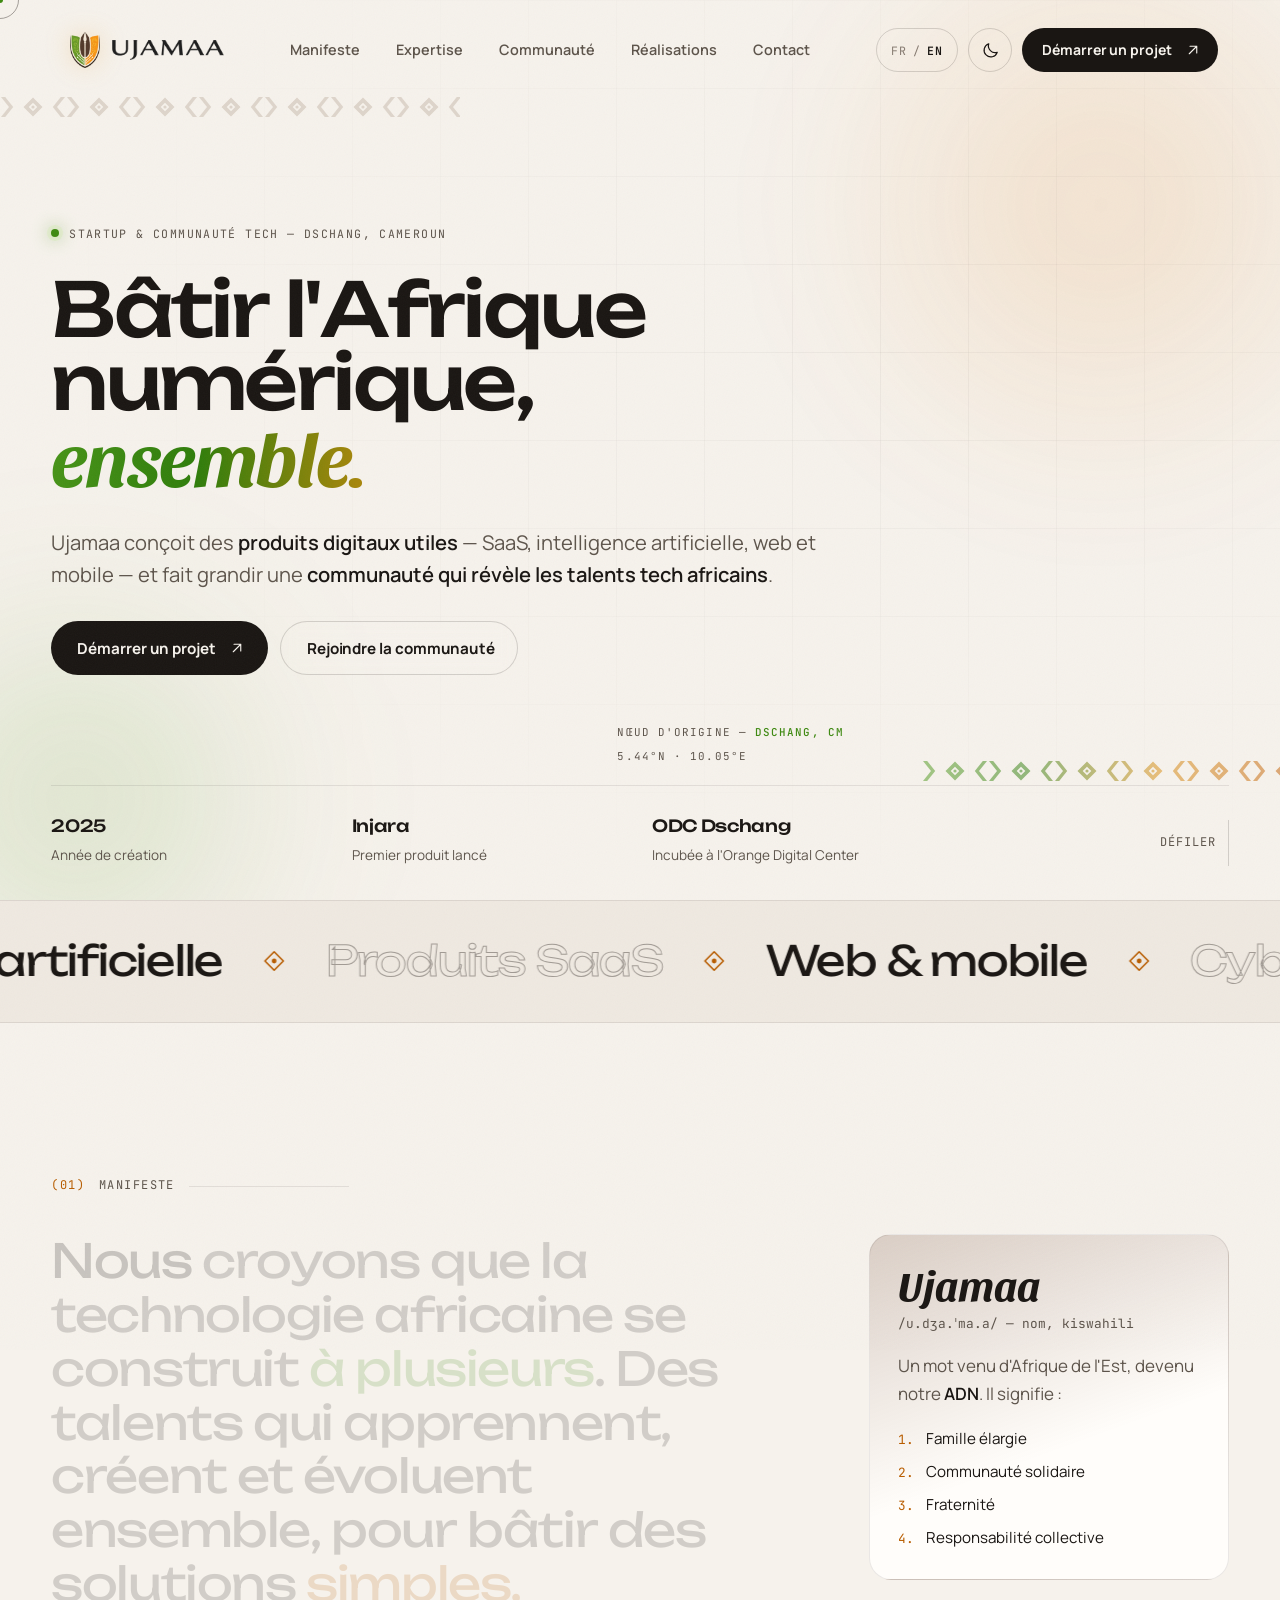
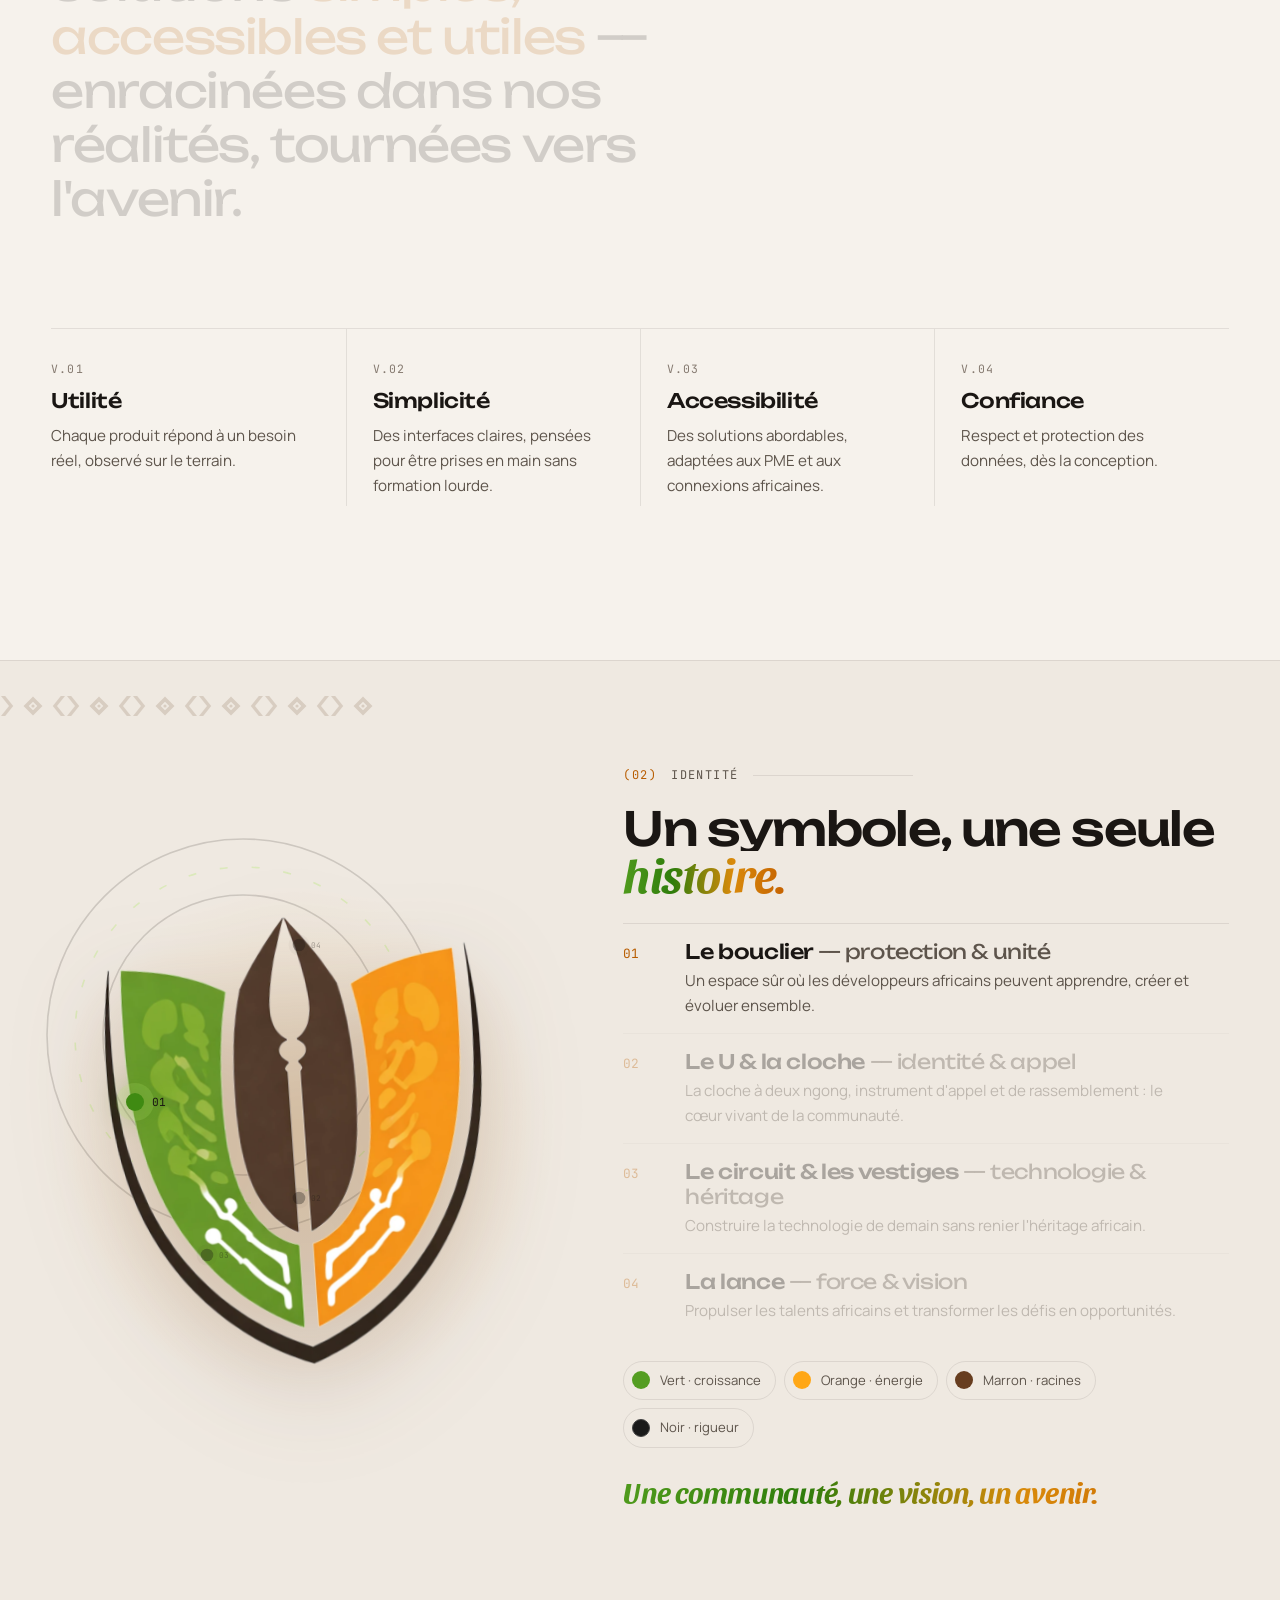
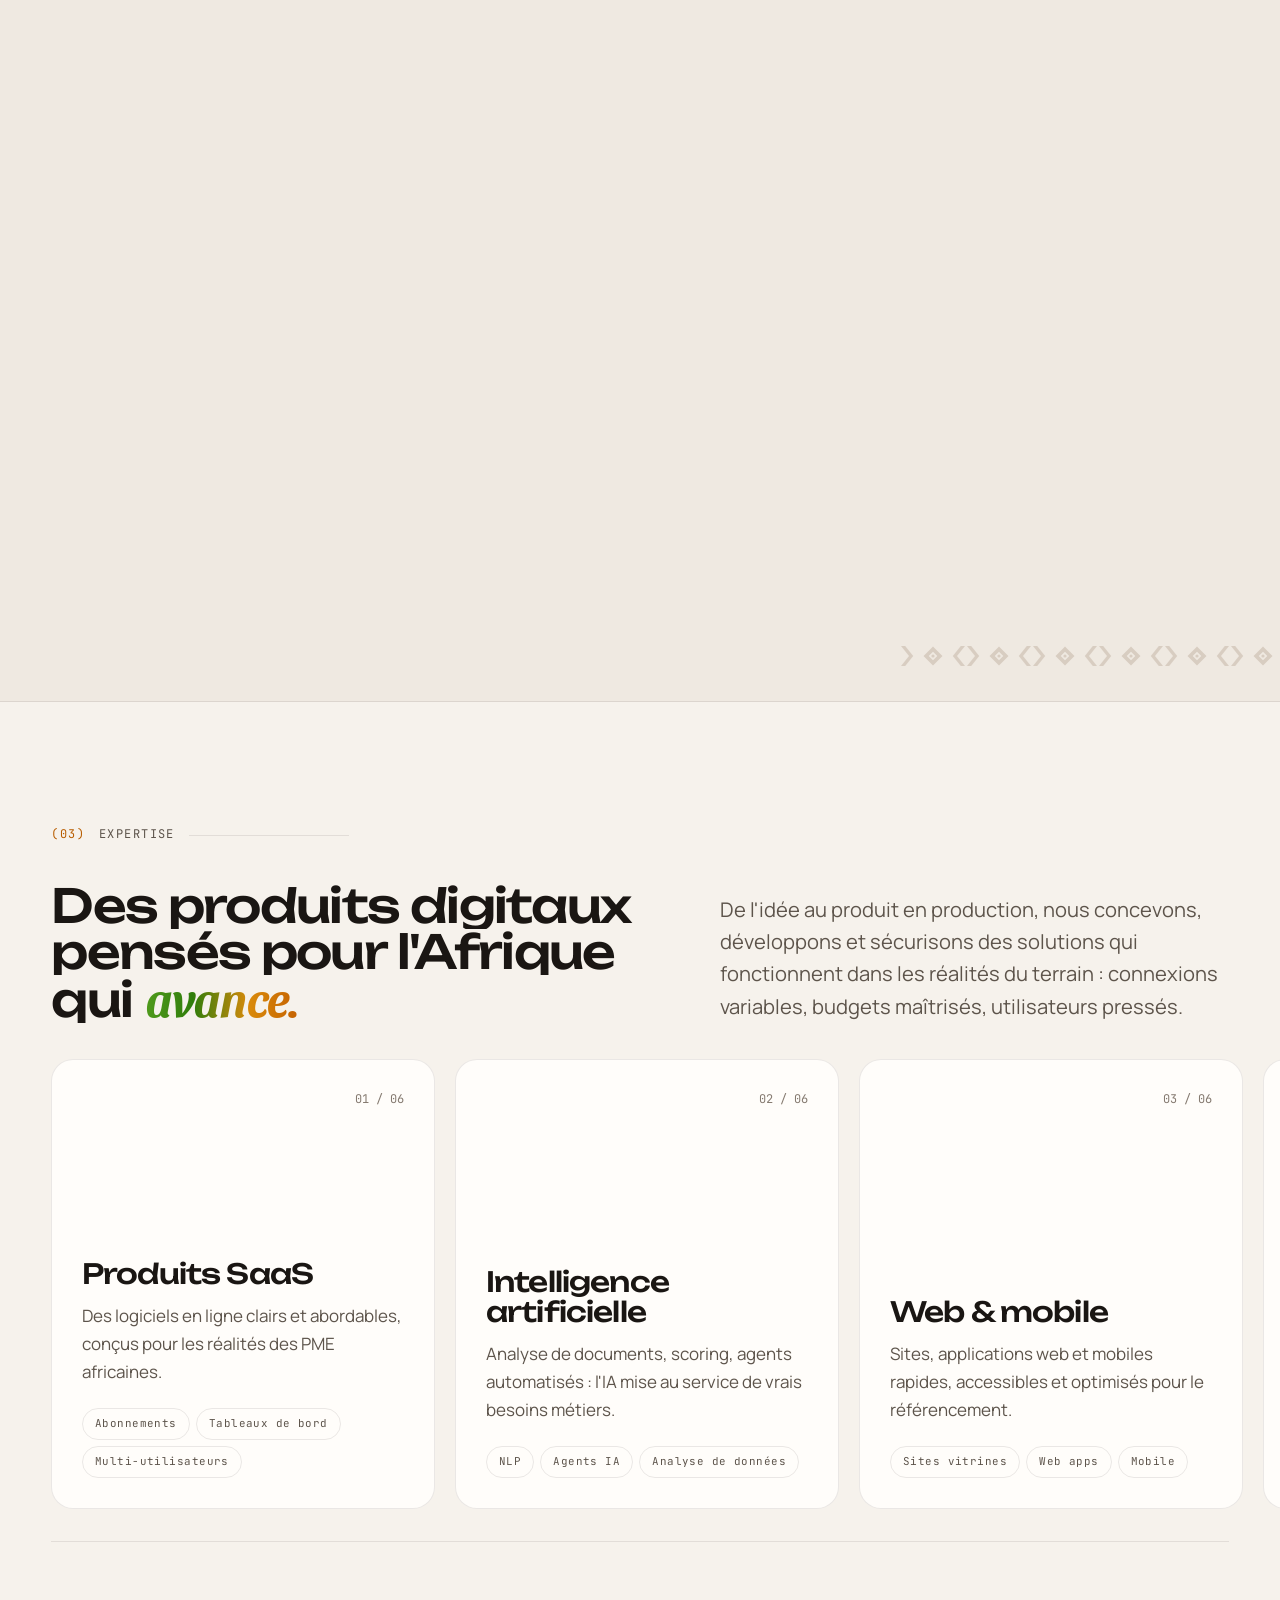
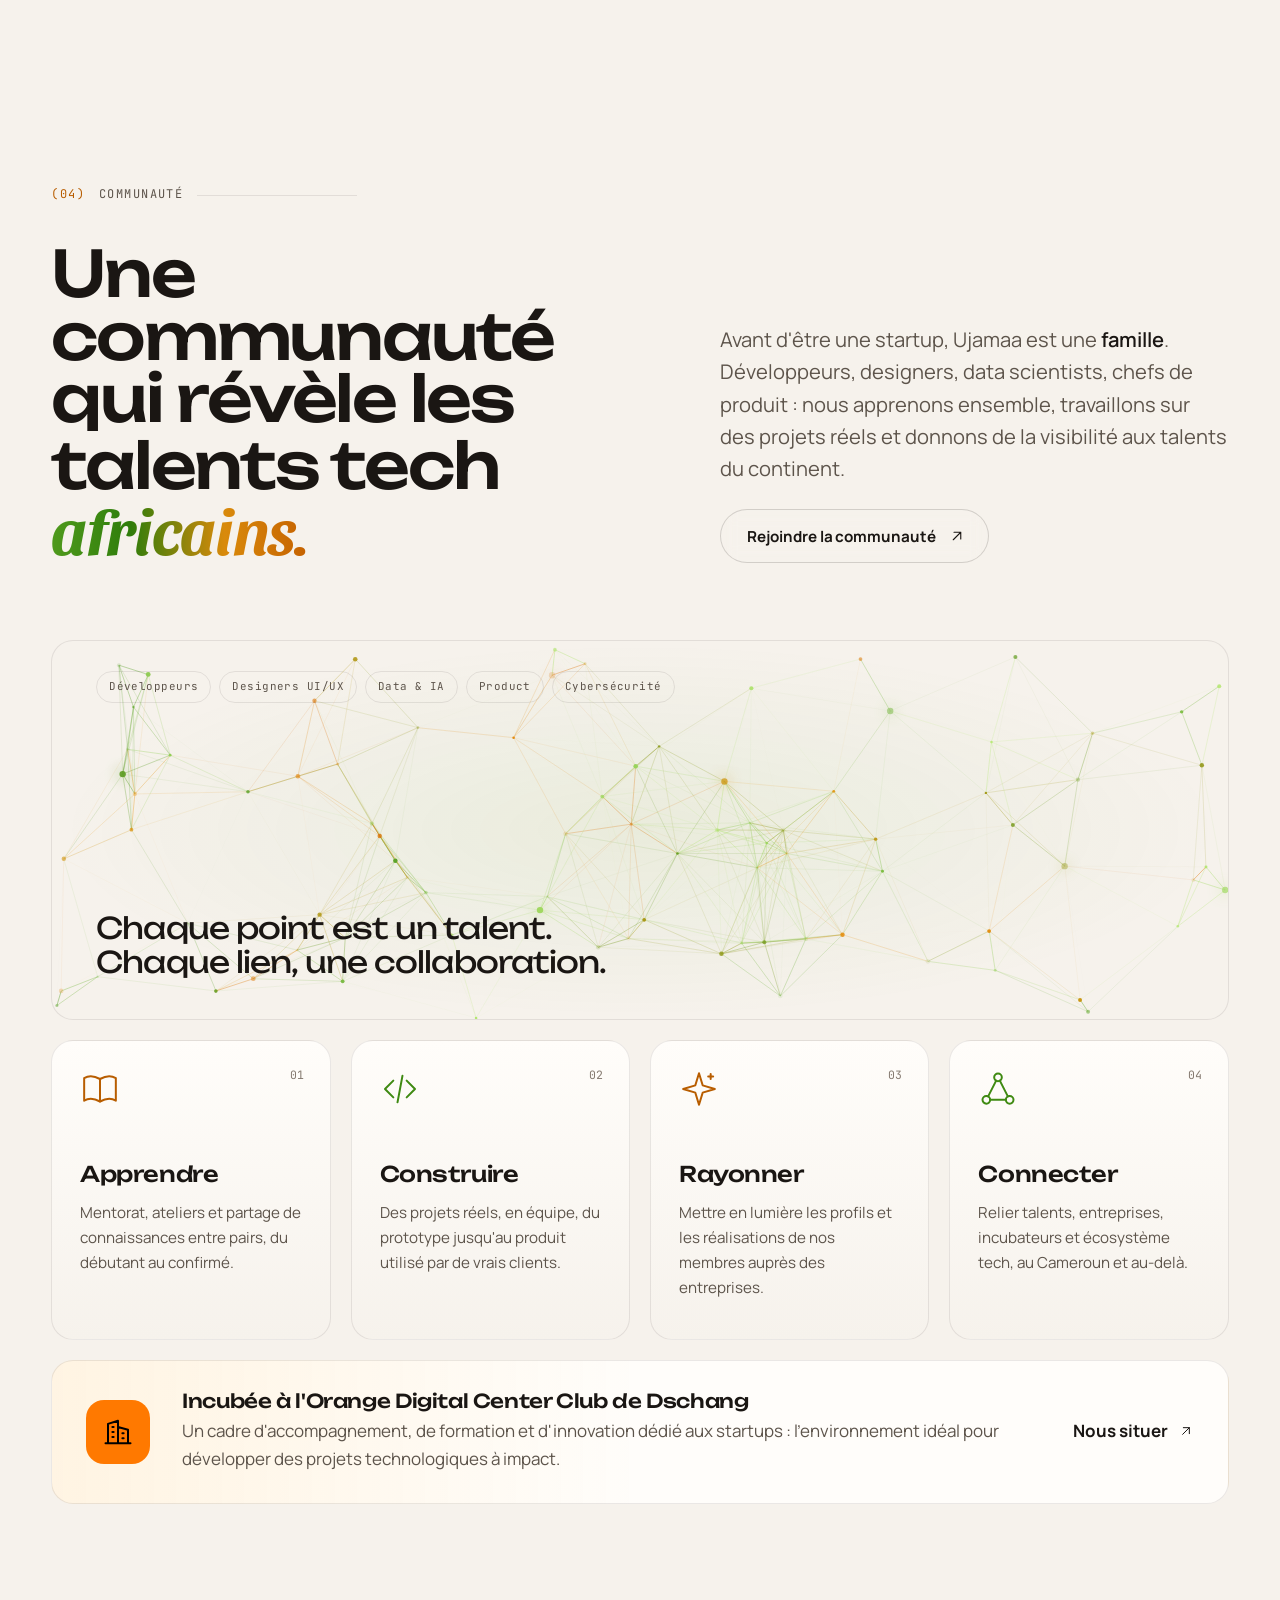
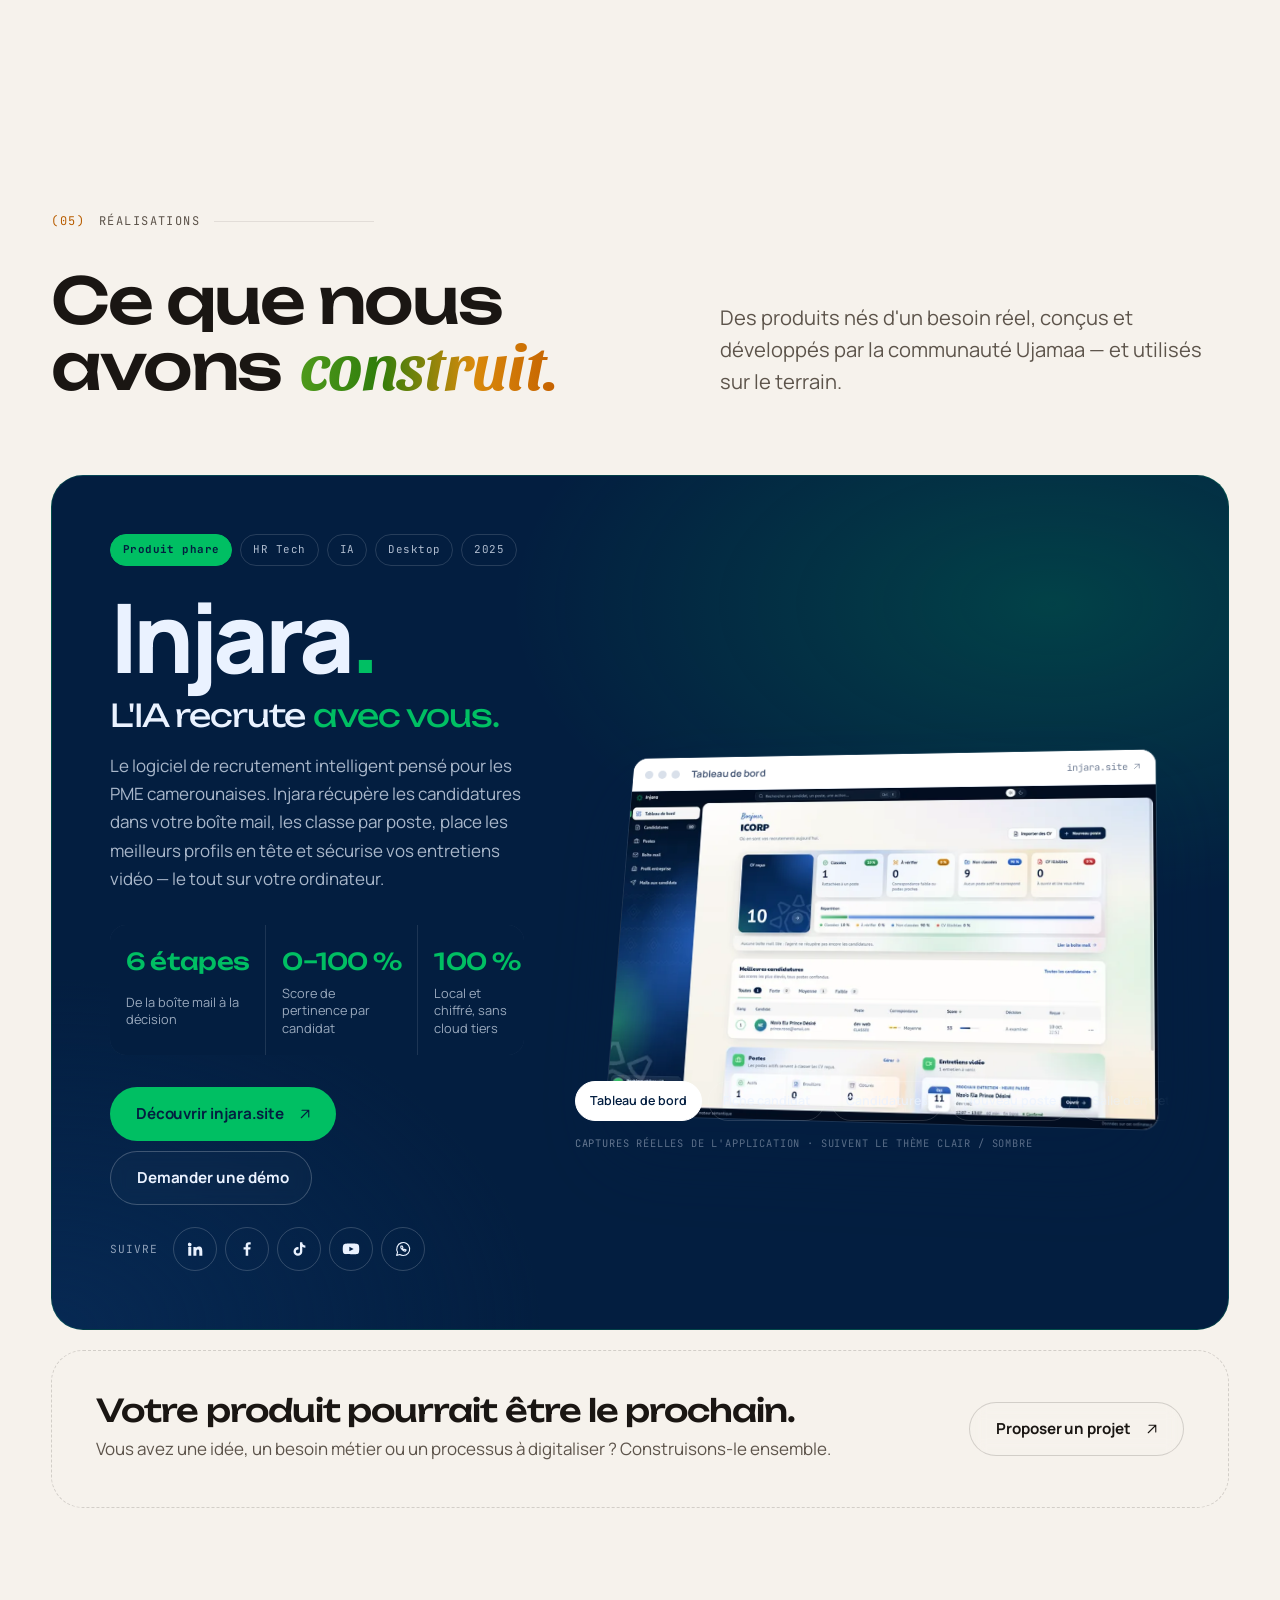
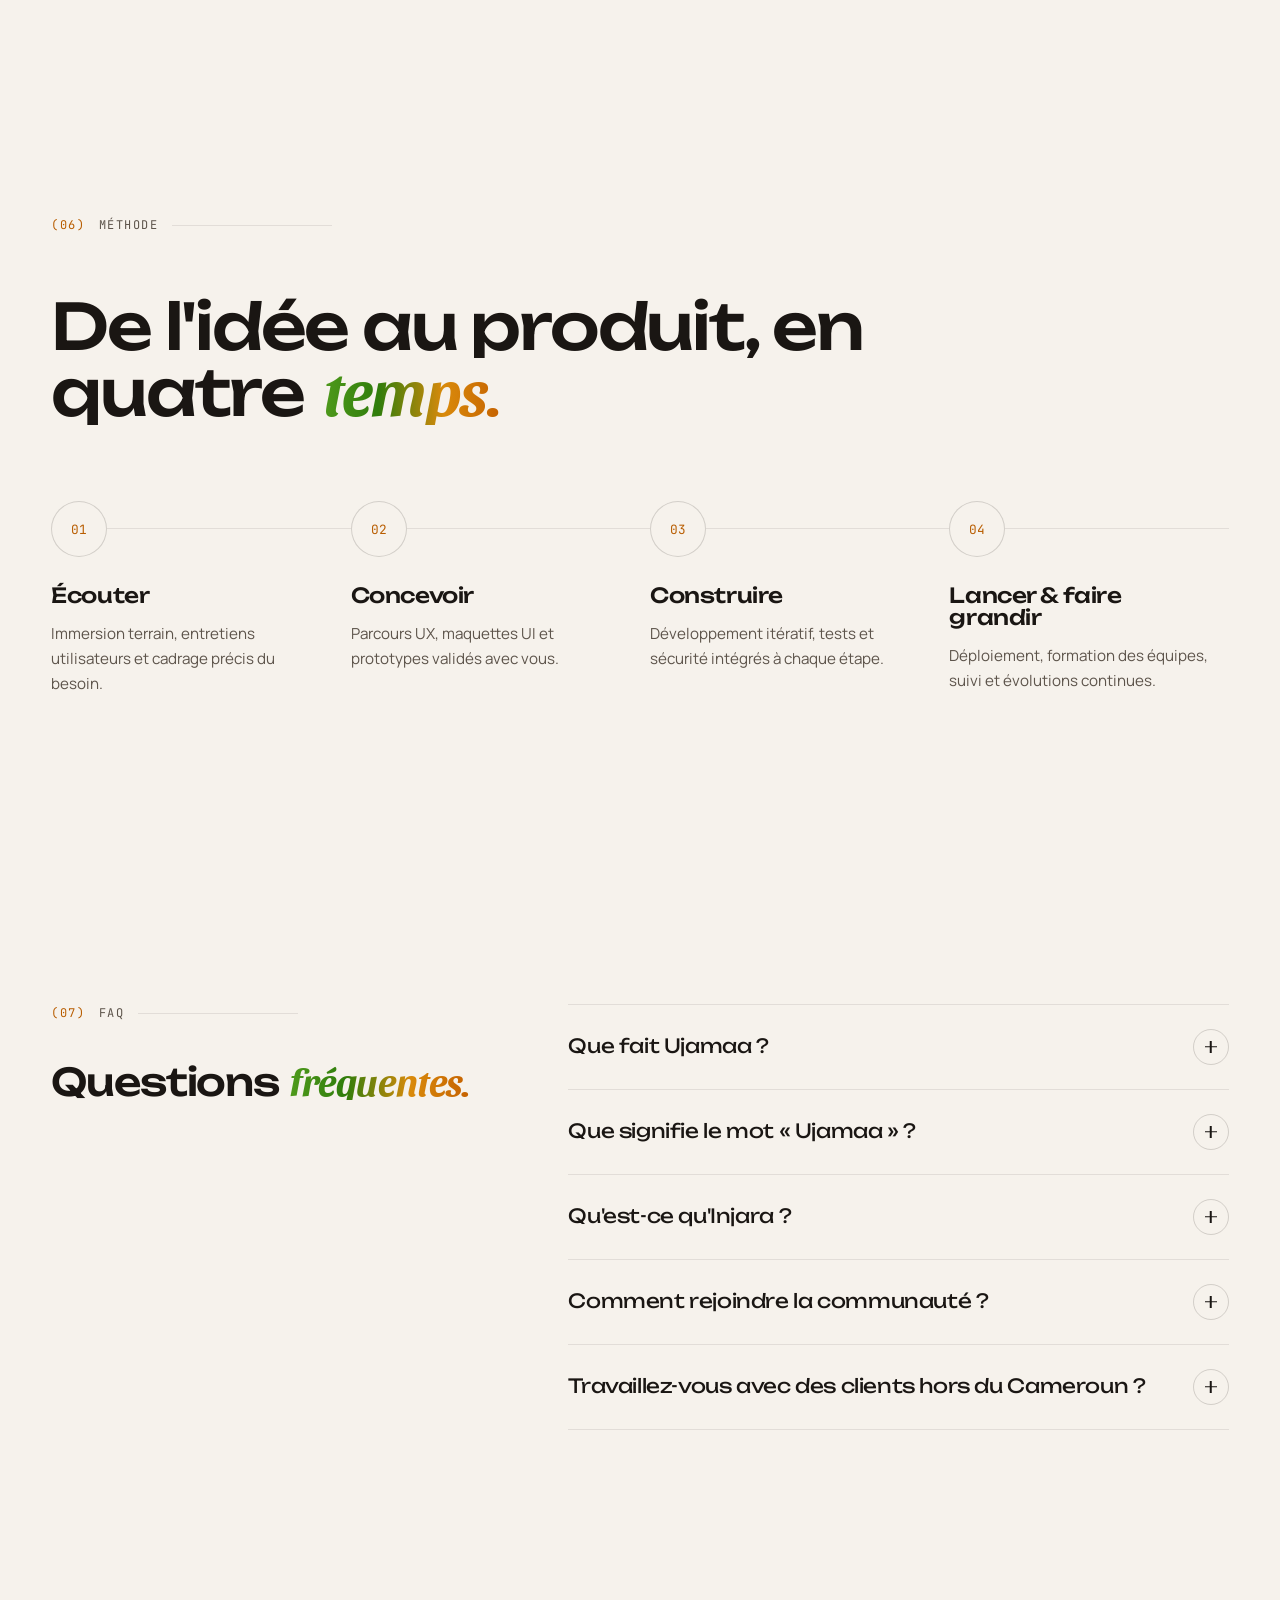
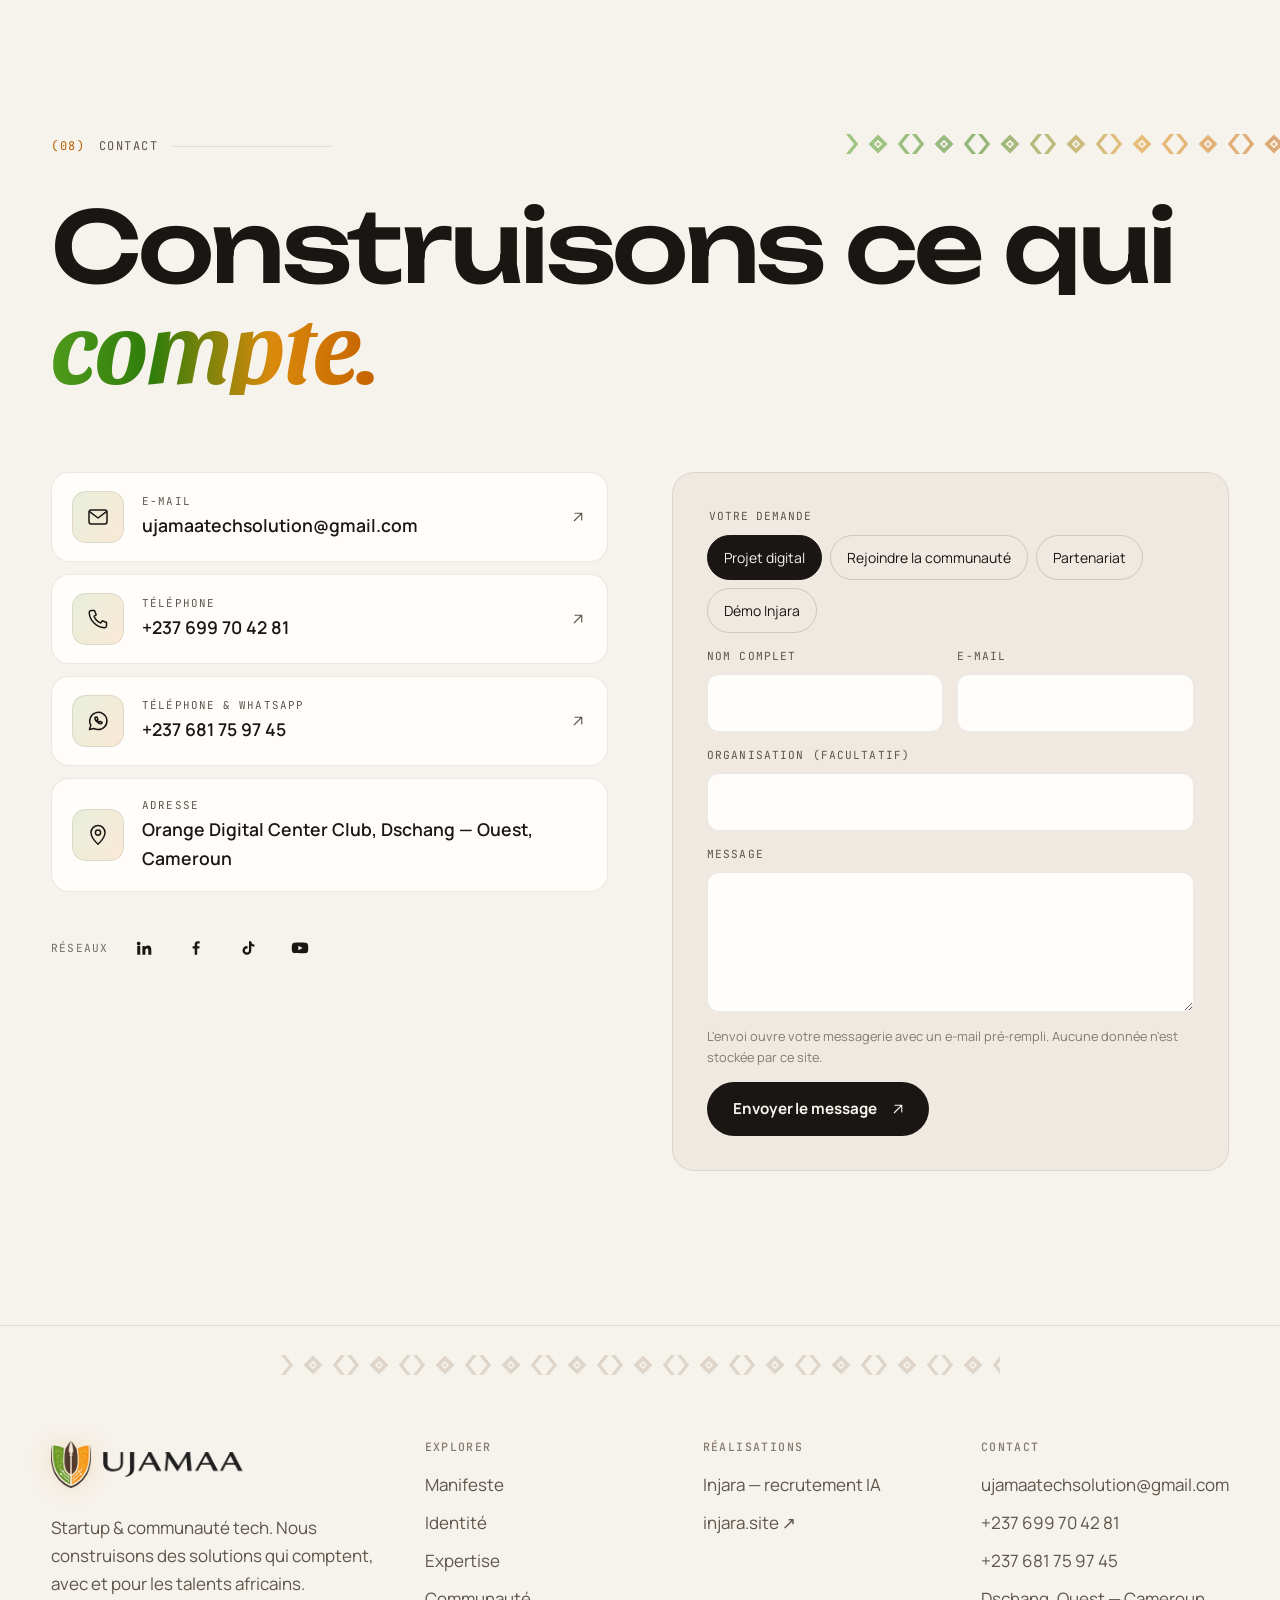
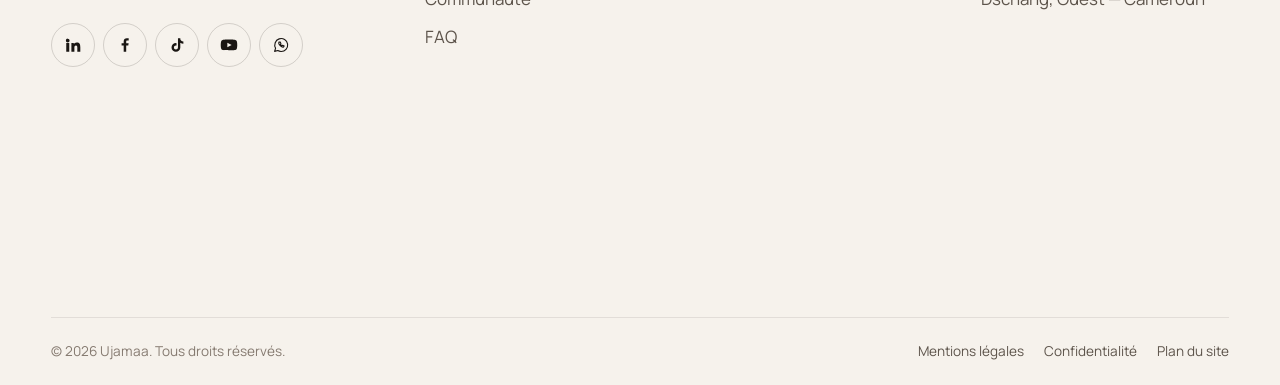
<file: index.html>
<!doctype html>
<html lang="fr-CM" dir="ltr">
<head>
  <meta charset="utf-8">
  <meta name="viewport" content="width=device-width, initial-scale=1, viewport-fit=cover">
  <script>!function(d){d.classList.add('js');var t;try{sessionStorage.getItem('uj-t')&&d.classList.add('is-entering');t=localStorage.getItem('uj-theme')}catch(e){}d.dataset.theme=t||(matchMedia('(prefers-color-scheme: light)').matches?'light':'dark')}(document.documentElement)</script>

  <title>Ujamaa — Startup tech &amp; communauté de talents africains | Cameroun</title>
  <meta name="description" content="Ujamaa est une startup et une communauté tech basée à Dschang (Cameroun). Nous concevons des produits digitaux — SaaS, intelligence artificielle, web et mobile — et révélons les talents tech africains. Créateurs d'Injara.">
  <meta name="keywords" content="Ujamaa, startup Cameroun, communauté tech Afrique, talents tech africains, développement logiciel Cameroun, SaaS Afrique, intelligence artificielle Cameroun, Injara, recrutement IA, Dschang, Orange Digital Center">
  <meta name="author" content="Ujamaa">
  <meta name="robots" content="index, follow, max-image-preview:large, max-snippet:-1, max-video-preview:-1">
  <link rel="canonical" href="https://www.ujamaa.cm/">
  <link rel="alternate" hreflang="fr" href="https://www.ujamaa.cm/">
  <link rel="alternate" hreflang="en" href="https://www.ujamaa.cm/en/">
  <link rel="alternate" hreflang="x-default" href="https://www.ujamaa.cm/">
  <meta name="theme-color" content="#0c0b0a" media="(prefers-color-scheme: dark)">
  <meta name="theme-color" content="#f6f2ec" media="(prefers-color-scheme: light)">
  <meta name="color-scheme" content="dark light">
  <meta name="format-detection" content="telephone=no">

  <!-- Géolocalisation -->
  <meta name="geo.region" content="CM-OU">
  <meta name="geo.placename" content="Dschang">
  <meta name="geo.position" content="5.4440;10.0530">
  <meta name="ICBM" content="5.4440, 10.0530">

  <!-- Open Graph / réseaux sociaux -->
  <meta property="og:type" content="website">
  <meta property="og:site_name" content="Ujamaa">
  <meta property="og:locale" content="fr_FR">
  <meta property="og:locale:alternate" content="en_US">
  <meta property="og:url" content="https://www.ujamaa.cm/">
  <meta property="og:title" content="Ujamaa — Bâtir l'Afrique numérique, ensemble.">
  <meta property="og:description" content="Startup & communauté tech à Dschang (Cameroun) : produits digitaux, IA, SaaS, web et mobile. Créateurs d'Injara, le recrutement intelligent.">
  <meta property="og:image" content="https://www.ujamaa.cm/assets/img/og-image.jpg">
  <meta property="og:image:width" content="1200">
  <meta property="og:image:height" content="630">
  <meta property="og:image:alt" content="Ujamaa — Startup & communauté tech africaine">
  <meta name="twitter:card" content="summary_large_image">
  <meta name="twitter:title" content="Ujamaa — Bâtir l'Afrique numérique, ensemble.">
  <meta name="twitter:description" content="Startup & communauté tech à Dschang (Cameroun) : produits digitaux, IA, SaaS, web et mobile.">
  <meta name="twitter:image" content="https://www.ujamaa.cm/assets/img/og-image.jpg">

  <!-- Icônes -->
  <link rel="icon" href="/favicon.ico?v=3" sizes="48x48">
  <link rel="icon" href="/assets/img/icon-192.png?v=3" type="image/png" sizes="192x192">
  <link rel="apple-touch-icon" href="/assets/img/apple-touch-icon.png?v=3">
  <link rel="manifest" href="/site.webmanifest">

  <!-- Performance -->
  <link rel="preload" href="/assets/fonts/unbounded-latin-wght-normal.woff2" as="font" type="font/woff2" crossorigin>
  <link rel="preload" href="/assets/fonts/manrope-latin-wght-normal.woff2" as="font" type="font/woff2" crossorigin>
  <link rel="preload" href="/assets/img/shield-color.webp" as="image" type="image/webp">
  <link rel="stylesheet" href="/assets/css/main.css?v=20261109">

  <!-- Données structurées -->
  <script type="application/ld+json">
  {
    "@context": "https://schema.org",
    "@graph": [
      {
        "@type": "Organization",
        "@id": "https://www.ujamaa.cm/#organization",
        "name": "Ujamaa",
        "alternateName": ["UJAMAA cm", "Ujamaa Tech Solution"],
        "url": "https://www.ujamaa.cm/",
        "logo": {
          "@type": "ImageObject",
          "url": "https://www.ujamaa.cm/assets/img/logo-full-color.png",
          "width": 897,
          "height": 900
        },
        "image": "https://www.ujamaa.cm/assets/img/og-image.jpg",
        "slogan": "Une communauté, une vision, un avenir.",
        "description": "Startup et communauté tech camerounaise qui conçoit des produits digitaux simples et accessibles pour les entreprises africaines et met en avant les talents tech du continent.",
        "foundingDate": "2025",
        "email": "ujamaatechsolution@gmail.com",
        "telephone": "+237699704281",
        "address": {
          "@type": "PostalAddress",
          "streetAddress": "Orange Digital Center Club Dschang",
          "addressLocality": "Dschang",
          "addressRegion": "Ouest",
          "addressCountry": "CM"
        },
        "areaServed": [{ "@type": "Country", "name": "Cameroun" }, { "@type": "Place", "name": "Afrique" }],
        "knowsAbout": ["Intelligence artificielle", "Développement logiciel", "SaaS", "Développement web", "Applications mobiles", "Applications desktop", "Cybersécurité", "Transformation digitale", "HR Tech", "Automatisation"],
        "contactPoint": [
          { "@type": "ContactPoint", "contactType": "customer service", "telephone": "+237699704281", "email": "ujamaatechsolution@gmail.com", "availableLanguage": ["French", "English"], "areaServed": "CM" },
          { "@type": "ContactPoint", "contactType": "sales", "telephone": "+237681759745", "availableLanguage": ["French", "English"] }
        ],
        "sameAs": [
          "https://www.linkedin.com/company/ujamaa-cm/",
          "https://web.facebook.com/UjamaaSolution",
          "https://www.tiktok.com/@ujamaatech",
          "https://www.youtube.com/@UJAMAA-cm"
        ],
        "owns": { "@id": "https://www.injara.site/#software" }
      },
      {
        "@type": "SoftwareApplication",
        "@id": "https://www.injara.site/#software",
        "name": "Injara",
        "url": "https://www.injara.site/",
        "description": "Logiciel de recrutement intelligent pour PME : récupération automatique des CV depuis la boîte mail, classement par poste avec score de 0 à 100 %, entretiens vidéo sécurisés, données stockées localement et chiffrées.",
        "applicationCategory": "BusinessApplication",
        "operatingSystem": "Windows",
        "inLanguage": "fr",
        "screenshot": "https://www.ujamaa.cm/assets/img/injara/dark/tableau-de-bord-1600.webp",
        "creator": { "@id": "https://www.ujamaa.cm/#organization" }
      },
      {
        "@type": "WebSite",
        "@id": "https://www.ujamaa.cm/#website",
        "url": "https://www.ujamaa.cm/",
        "name": "Ujamaa",
        "inLanguage": "fr",
        "publisher": { "@id": "https://www.ujamaa.cm/#organization" }
      },
      {
        "@type": "WebPage",
        "@id": "https://www.ujamaa.cm/#webpage",
        "url": "https://www.ujamaa.cm/",
        "name": "Ujamaa — Startup tech & communauté de talents africains",
        "isPartOf": { "@id": "https://www.ujamaa.cm/#website" },
        "about": { "@id": "https://www.ujamaa.cm/#organization" },
        "inLanguage": "fr"
      },
      {
        "@type": "FAQPage",
        "mainEntity": [
          { "@type": "Question", "name": "Que fait Ujamaa ?", "acceptedAnswer": { "@type": "Answer", "text": "Ujamaa est une startup et une communauté tech basée à Dschang, au Cameroun. Nous concevons des produits digitaux (SaaS, intelligence artificielle, web, mobile, desktop) pour les entreprises africaines et nous mettons en avant les talents tech du continent." } },
          { "@type": "Question", "name": "Que signifie le mot Ujamaa ?", "acceptedAnswer": { "@type": "Answer", "text": "Ujamaa est un mot kiswahili qui signifie famille élargie, communauté solidaire, fraternité et responsabilité collective." } },
          { "@type": "Question", "name": "Qu'est-ce qu'Injara ?", "acceptedAnswer": { "@type": "Answer", "text": "Injara est le premier produit d'Ujamaa : un logiciel de recrutement intelligent pour les PME, qui récupère les CV depuis la boîte mail, les classe par poste avec un score de 0 à 100 % et sécurise les entretiens vidéo, avec des données stockées localement et chiffrées." } },
          { "@type": "Question", "name": "Comment rejoindre la communauté Ujamaa ?", "acceptedAnswer": { "@type": "Answer", "text": "Écrivez-nous à ujamaatechsolution@gmail.com ou via LinkedIn en présentant votre profil (développement, design, data, produit). Nous accueillons les talents tech africains de tous niveaux." } },
          { "@type": "Question", "name": "Où est située Ujamaa ?", "acceptedAnswer": { "@type": "Answer", "text": "Ujamaa est incubée à l'Orange Digital Center Club de Dschang, dans la région de l'Ouest du Cameroun, et travaille avec des clients partout en Afrique." } }
        ]
      }
    ]
  }
  </script>
</head>
<body>
  <a class="skip-link" href="#contenu">Aller au contenu</a>

  <!-- Préchargeur -->
  <div class="preloader" aria-hidden="true">
    <div class="preloader__inner">
      <div class="preloader__logo">
        <img class="ghost" src="/assets/img/shield-white.webp" alt="" width="755" height="900">
        <img class="fill" src="/assets/img/shield-color.webp" alt="" width="756" height="900">
      </div>
      <div class="preloader__word">UJAMAA</div>
      <div class="preloader__count"><span class="preloader__bar"><i></i></span><span data-count>000</span></div>
    </div>
  </div>
  <div class="curtain" aria-hidden="true"><span></span><span></span><span></span><span></span><span></span></div>

  <div class="cursor" aria-hidden="true"><div class="cursor__ring"><span>Voir</span></div><div class="cursor__dot"></div></div>
  <div class="progress" aria-hidden="true"><i></i></div>
  <div class="grain" aria-hidden="true"></div>

  <!-- Navigation -->
  <header class="nav" role="banner">
    <div class="container">
      <div class="nav__bar">
        <a class="brand" href="/" aria-label="Ujamaa — accueil">
          <img class="brand__shield" src="/assets/img/shield-color.webp" alt="" width="756" height="900">
          <img class="brand__word" src="/assets/img/wordmark-white.webp" alt="Ujamaa" width="1200" height="211">
        </a>
        <nav class="nav__links" aria-label="Navigation principale">
          <a href="#manifeste">Manifeste</a>
          <a href="#expertise">Expertise</a>
          <a href="#communaute">Communauté</a>
          <a href="#realisations">Réalisations</a>
          <a href="#contact">Contact</a>
        </nav>
        <div class="nav__right">
          <a class="lang-switch nav__tool" href="/en/" hreflang="en" lang="en" aria-label="English version"><span aria-hidden="true">FR</span><b aria-hidden="true">EN</b></a>
          <button class="theme-toggle nav__tool" type="button" data-theme-toggle aria-label="Basculer le thème clair / sombre"><svg class="ico ico--sun" aria-hidden="true"><use href="/assets/img/icons.svg?v=20261109#i-sun"/></svg><svg class="ico ico--moon" aria-hidden="true"><use href="/assets/img/icons.svg?v=20261109#i-moon"/></svg></button>
          <a class="btn btn--primary btn--sm nav__cta" href="#contact" data-magnetic>Démarrer un projet <svg class="ico" aria-hidden="true"><use href="/assets/img/icons.svg?v=20261109#i-arrow-ur"/></svg></a>
          <button class="burger" type="button" aria-label="Ouvrir le menu" aria-expanded="false" aria-controls="menu-mobile"><span></span><span></span></button>
        </div>
      </div>
    </div>
  </header>

  <div class="mobile-menu" id="menu-mobile" aria-hidden="true">
    <ul class="mobile-menu__links">
      <li><a href="#manifeste"><small>01</small>Manifeste</a></li>
      <li><a href="#expertise"><small>02</small>Expertise</a></li>
      <li><a href="#communaute"><small>03</small>Communauté</a></li>
      <li><a href="#realisations"><small>04</small>Réalisations</a></li>
      <li><a href="#contact"><small>05</small>Contact</a></li>
    </ul>
    <div class="mobile-menu__foot">
      <a href="mailto:ujamaatechsolution@gmail.com">ujamaatechsolution@gmail.com</a>
      <a href="tel:+237699704281">+237 699 70 42 81</a>
      <span>Dschang · Cameroun</span>
      <div class="mobile-menu__tools">
        <a class="lang-switch" href="/en/" hreflang="en" lang="en" aria-label="English version"><span aria-hidden="true">FR</span><b aria-hidden="true">EN</b></a>
        <button class="theme-toggle" type="button" data-theme-toggle aria-label="Basculer le thème clair / sombre"><svg class="ico ico--sun" aria-hidden="true"><use href="/assets/img/icons.svg?v=20261109#i-sun"/></svg><svg class="ico ico--moon" aria-hidden="true"><use href="/assets/img/icons.svg?v=20261109#i-moon"/></svg></button>
      </div>
    </div>
  </div>

  <main id="contenu">

    <!-- ===================== HERO ===================== -->
    <section class="hero" id="accueil" aria-labelledby="hero-title">
      <div class="hero__glow hero__glow--a" aria-hidden="true"></div>
      <div class="hero__glow hero__glow--b" aria-hidden="true"></div>
      <div class="hero__grid" aria-hidden="true"></div>

      <div class="hero__map" aria-hidden="true">
        <canvas id="africa"></canvas>
        <div class="hero__map-hud">
          <span>Nœud d'origine — <b>Dschang, CM</b></span>
          <span>5.44°N · 10.05°E</span>
        </div>
      </div>

      <div class="container hero__inner">
        <div class="hero__copy">
          <p class="eyebrow" data-hero="fade">Startup &amp; communauté tech — Dschang, Cameroun</p>
          <h1 class="display hero__title" id="hero-title">
            <span class="line">Bâtir l'Afrique</span>
            <span class="line">numérique,</span>
            <span class="line"><span class="accent">ensemble.</span></span>
          </h1>
          <p class="lead" data-hero="fade">Ujamaa conçoit des <strong>produits digitaux utiles</strong> — SaaS, intelligence artificielle, web et mobile — et fait grandir une <strong>communauté qui révèle les talents tech africains</strong>.</p>
          <div class="hero__ctas" data-hero="fade">
            <a class="btn btn--primary" href="#contact" data-magnetic>Démarrer un projet <svg class="ico" aria-hidden="true"><use href="/assets/img/icons.svg?v=20261109#i-arrow-ur"/></svg></a>
            <a class="btn btn--ghost" href="#communaute" data-magnetic>Rejoindre la communauté</a>
          </div>
        </div>
      </div>

      <div class="container">
        <div class="hero__bottom" data-hero="fade">
          <div class="meta"><b>2025</b><span>Année de création</span></div>
          <div class="meta"><b>Injara</b><span>Premier produit lancé</span></div>
          <div class="meta"><b>ODC Dschang</b><span>Incubée à l'Orange Digital Center</span></div>
          <a class="scroll-cue mono" href="#manifeste">Défiler <i aria-hidden="true"></i></a>
        </div>
      </div>
    </section>

    <!-- ===================== BANDEAU ===================== -->
    <div class="marquee" aria-hidden="true">
      <div class="marquee__track">
        <div class="marquee__group">
          <span class="marquee__item">Intelligence artificielle <svg class="ico marquee__sep"><use href="/assets/img/icons.svg?v=20261109#i-diamond"/></svg></span>
          <span class="marquee__item">Produits SaaS <svg class="ico marquee__sep"><use href="/assets/img/icons.svg?v=20261109#i-diamond"/></svg></span>
          <span class="marquee__item">Web &amp; mobile <svg class="ico marquee__sep"><use href="/assets/img/icons.svg?v=20261109#i-diamond"/></svg></span>
          <span class="marquee__item">Cybersécurité <svg class="ico marquee__sep"><use href="/assets/img/icons.svg?v=20261109#i-diamond"/></svg></span>
          <span class="marquee__item">Automatisation <svg class="ico marquee__sep"><use href="/assets/img/icons.svg?v=20261109#i-diamond"/></svg></span>
          <span class="marquee__item">Talents africains <svg class="ico marquee__sep"><use href="/assets/img/icons.svg?v=20261109#i-diamond"/></svg></span>
        </div>
      </div>
    </div>

    <!-- ===================== MANIFESTE ===================== -->
    <section class="section manifesto" id="manifeste" aria-labelledby="manifeste-title">
      <div class="container">
        <p class="section-label"><span>(01)</span><span>Manifeste</span></p>
        <h2 class="sr-only" id="manifeste-title">Notre manifeste</h2>
        <div class="manifesto__grid">
          <p class="manifesto__text" data-scrub-words>
            Nous croyons que la technologie africaine se construit <em>à plusieurs</em>. Des talents qui apprennent, créent et évoluent ensemble, pour bâtir des solutions <strong>simples, accessibles et utiles</strong> — enracinées dans nos réalités, tournées vers l'avenir.
          </p>
          <aside class="definition" data-reveal aria-label="Définition du mot Ujamaa">
            <p class="definition__word">Ujamaa</p>
            <p class="definition__phon">/u.dʒa.ˈma.a/ — nom, kiswahili</p>
            <p class="definition__body">Un mot venu d'Afrique de l'Est, devenu notre <b>ADN</b>. Il signifie :</p>
            <ol>
              <li>Famille élargie</li>
              <li>Communauté solidaire</li>
              <li>Fraternité</li>
              <li>Responsabilité collective</li>
            </ol>
          </aside>
        </div>

        <ul class="values" aria-label="Nos valeurs">
          <li class="value" data-reveal><span class="value__n">V.01</span><h3>Utilité</h3><p>Chaque produit répond à un besoin réel, observé sur le terrain.</p></li>
          <li class="value" data-reveal><span class="value__n">V.02</span><h3>Simplicité</h3><p>Des interfaces claires, pensées pour être prises en main sans formation lourde.</p></li>
          <li class="value" data-reveal><span class="value__n">V.03</span><h3>Accessibilité</h3><p>Des solutions abordables, adaptées aux PME et aux connexions africaines.</p></li>
          <li class="value" data-reveal><span class="value__n">V.04</span><h3>Confiance</h3><p>Respect et protection des données, dès la conception.</p></li>
        </ul>
      </div>
    </section>

    <!-- ===================== IDENTITÉ ===================== -->
    <section class="identity" id="identite" aria-labelledby="identite-title">
      <div class="identity__pin">
        <div class="container identity__grid">
          <div class="identity__stage" data-reveal="scale">
            <svg class="identity__rings" viewBox="0 0 100 100" aria-hidden="true">
              <circle cx="50" cy="50" r="49"/>
              <circle class="spin" cx="50" cy="50" r="42"/>
              <circle cx="50" cy="50" r="35"/>
            </svg>
            <img class="identity__logo" src="/assets/img/shield-color.webp" alt="Logo Ujamaa : un bouclier, une lance, une cloche à deux ngong et des circuits électroniques" width="756" height="900" loading="lazy">
            <span class="hotspot" data-n="01" style="left:9%;top:42%"></span>
            <span class="hotspot" data-n="02" style="left:50%;top:62%"></span>
            <span class="hotspot" data-n="03" style="left:27%;top:74%"></span>
            <span class="hotspot" data-n="04" style="left:50%;top:9%"></span>
          </div>

          <div class="identity__copy">
            <p class="section-label"><span>(02)</span><span>Identité</span></p>
            <h2 class="display h-lg" id="identite-title" data-split>Un symbole, une seule <span class="accent">histoire.</span></h2>
            <ol class="symbols">
              <li class="symbol is-active"><span class="symbol__n">01</span><h3>Le bouclier <span>— protection &amp; unité</span></h3><p>Un espace sûr où les développeurs africains peuvent apprendre, créer et évoluer ensemble.</p></li>
              <li class="symbol"><span class="symbol__n">02</span><h3>Le U &amp; la cloche <span>— identité &amp; appel</span></h3><p>La cloche à deux ngong, instrument d'appel et de rassemblement : le cœur vivant de la communauté.</p></li>
              <li class="symbol"><span class="symbol__n">03</span><h3>Le circuit &amp; les vestiges <span>— technologie &amp; héritage</span></h3><p>Construire la technologie de demain sans renier l'héritage africain.</p></li>
              <li class="symbol"><span class="symbol__n">04</span><h3>La lance <span>— force &amp; vision</span></h3><p>Propulser les talents africains et transformer les défis en opportunités.</p></li>
            </ol>
            <div class="palette" aria-label="Signification des couleurs">
              <span class="chip"><i style="background:#549D22"></i>Vert · croissance</span>
              <span class="chip"><i style="background:#FFA716"></i>Orange · énergie</span>
              <span class="chip"><i style="background:#673D1F"></i>Marron · racines</span>
              <span class="chip"><i style="background:#1A1A1A;border:1px solid #444"></i>Noir · rigueur</span>
            </div>
            <p class="slogan accent">Une communauté, une vision, un avenir.</p>
          </div>
        </div>
      </div>
    </section>

    <!-- ===================== EXPERTISE ===================== -->
    <section class="section expertise" id="expertise" aria-labelledby="expertise-title">
      <div class="container">
        <div class="split-head">
          <div>
            <p class="section-label"><span>(03)</span><span>Expertise</span></p>
            <h2 class="display h-lg" id="expertise-title" data-split>Des produits digitaux pensés pour l'Afrique qui <span class="accent">avance.</span></h2>
          </div>
          <p class="lead" data-reveal>De l'idée au produit en production, nous concevons, développons et sécurisons des solutions qui fonctionnent dans les réalités du terrain : connexions variables, budgets maîtrisés, utilisateurs pressés.</p>
        </div>
      </div>

      <div class="hscroll" data-hscroll>
        <ul class="hscroll__track">
          <li class="service" data-tilt>
            <div class="service__top"><span class="service__icon"><svg class="ico" aria-hidden="true"><use href="/assets/img/icons.svg?v=20261109#i-layers"/></svg></span><span class="service__n">01 / 06</span></div>
            <h3>Produits SaaS</h3>
            <p>Des logiciels en ligne clairs et abordables, conçus pour les réalités des PME africaines.</p>
            <div class="tags"><span class="tag">Abonnements</span><span class="tag">Tableaux de bord</span><span class="tag">Multi-utilisateurs</span></div>
          </li>
          <li class="service" data-tilt>
            <div class="service__top"><span class="service__icon"><svg class="ico" aria-hidden="true"><use href="/assets/img/icons.svg?v=20261109#i-chip"/></svg></span><span class="service__n">02 / 06</span></div>
            <h3>Intelligence artificielle</h3>
            <p>Analyse de documents, scoring, agents automatisés : l'IA mise au service de vrais besoins métiers.</p>
            <div class="tags"><span class="tag">NLP</span><span class="tag">Agents IA</span><span class="tag">Analyse de données</span></div>
          </li>
          <li class="service" data-tilt>
            <div class="service__top"><span class="service__icon"><svg class="ico" aria-hidden="true"><use href="/assets/img/icons.svg?v=20261109#i-devices"/></svg></span><span class="service__n">03 / 06</span></div>
            <h3>Web &amp; mobile</h3>
            <p>Sites, applications web et mobiles rapides, accessibles et optimisés pour le référencement.</p>
            <div class="tags"><span class="tag">Sites vitrines</span><span class="tag">Web apps</span><span class="tag">Mobile</span></div>
          </li>
          <li class="service" data-tilt>
            <div class="service__top"><span class="service__icon"><svg class="ico" aria-hidden="true"><use href="/assets/img/icons.svg?v=20261109#i-desktop"/></svg></span><span class="service__n">04 / 06</span></div>
            <h3>Applications desktop</h3>
            <p>Des outils qui fonctionnent localement, même avec une connexion limitée, et gardent vos données chez vous.</p>
            <div class="tags"><span class="tag">Hors ligne</span><span class="tag">Windows</span><span class="tag">Stockage local</span></div>
          </li>
          <li class="service" data-tilt>
            <div class="service__top"><span class="service__icon"><svg class="ico" aria-hidden="true"><use href="/assets/img/icons.svg?v=20261109#i-shield"/></svg></span><span class="service__n">05 / 06</span></div>
            <h3>Cybersécurité &amp; données</h3>
            <p>Chiffrement, contrôle d'accès, respect de la vie privée : la confiance intégrée dès la conception.</p>
            <div class="tags"><span class="tag">Chiffrement</span><span class="tag">OAuth2</span><span class="tag">Privacy by design</span></div>
          </li>
          <li class="service" data-tilt>
            <div class="service__top"><span class="service__icon"><svg class="ico" aria-hidden="true"><use href="/assets/img/icons.svg?v=20261109#i-flow"/></svg></span><span class="service__n">06 / 06</span></div>
            <h3>Transformation digitale</h3>
            <p>Audit, automatisation des processus et accompagnement des équipes pour passer au numérique sereinement.</p>
            <div class="tags"><span class="tag">Automatisation</span><span class="tag">Conseil</span><span class="tag">Formation</span></div>
          </li>
          <li class="service service--cta">
            <svg class="ico" style="width:48px;height:48px" aria-hidden="true"><use href="/assets/img/icons.svg?v=20261109#i-rocket"/></svg>
            <div>
              <h3 class="display">Un projet en tête&nbsp;?</h3>
              <p>Parlons-en. Nous vous répondons sous 48&nbsp;h ouvrées avec une première orientation.</p>
            </div>
            <a class="btn btn--primary" href="#contact">Écrivons ensemble <svg class="ico" aria-hidden="true"><use href="/assets/img/icons.svg?v=20261109#i-arrow-ur"/></svg></a>
          </li>
        </ul>
        <div class="hscroll__bar" aria-hidden="true"><i></i></div>
      </div>
    </section>

    <!-- ===================== COMMUNAUTÉ ===================== -->
    <section class="section community" id="communaute" aria-labelledby="communaute-title">
      <div class="container">
        <div class="split-head">
          <div>
            <p class="section-label"><span>(04)</span><span>Communauté</span></p>
            <h2 class="display h-lg" id="communaute-title" data-split>Une communauté qui révèle les talents tech <span class="accent">africains.</span></h2>
          </div>
          <div style="display:grid;gap:24px">
            <p class="lead" data-reveal>Avant d'être une startup, Ujamaa est une <strong>famille</strong>. Développeurs, designers, data scientists, chefs de produit : nous apprenons ensemble, travaillons sur des projets réels et donnons de la visibilité aux talents du continent.</p>
            <div data-reveal><a class="btn btn--ghost" href="mailto:ujamaatechsolution@gmail.com?subject=Rejoindre%20la%20communaut%C3%A9%20Ujamaa" data-magnetic>Rejoindre la communauté <svg class="ico" aria-hidden="true"><use href="/assets/img/icons.svg?v=20261109#i-arrow-ur"/></svg></a></div>
          </div>
        </div>

        <div class="community__grid">
          <div class="constellation" data-reveal="fade">
            <canvas id="constellation" aria-hidden="true"></canvas>
            <div class="constellation__roles" aria-hidden="true">
              <span class="tag">Développeurs</span><span class="tag">Designers UI/UX</span><span class="tag">Data &amp; IA</span><span class="tag">Product</span><span class="tag">Cybersécurité</span>
            </div>
            <div class="constellation__copy"><p>Chaque point est un talent. Chaque lien, une collaboration.</p></div>
          </div>

          <article class="pillar" data-reveal>
            <span class="pillar__n">01</span>
            <svg class="ico" aria-hidden="true"><use href="/assets/img/icons.svg?v=20261109#i-book"/></svg>
            <h3>Apprendre</h3>
            <p>Mentorat, ateliers et partage de connaissances entre pairs, du débutant au confirmé.</p>
          </article>
          <article class="pillar" data-reveal>
            <span class="pillar__n">02</span>
            <svg class="ico" aria-hidden="true"><use href="/assets/img/icons.svg?v=20261109#i-code"/></svg>
            <h3>Construire</h3>
            <p>Des projets réels, en équipe, du prototype jusqu'au produit utilisé par de vrais clients.</p>
          </article>
          <article class="pillar" data-reveal>
            <span class="pillar__n">03</span>
            <svg class="ico" aria-hidden="true"><use href="/assets/img/icons.svg?v=20261109#i-spark"/></svg>
            <h3>Rayonner</h3>
            <p>Mettre en lumière les profils et les réalisations de nos membres auprès des entreprises.</p>
          </article>
          <article class="pillar" data-reveal>
            <span class="pillar__n">04</span>
            <svg class="ico" aria-hidden="true"><use href="/assets/img/icons.svg?v=20261109#i-network"/></svg>
            <h3>Connecter</h3>
            <p>Relier talents, entreprises, incubateurs et écosystème tech, au Cameroun et au-delà.</p>
          </article>

          <div class="incubation" data-reveal>
            <span class="incubation__badge" aria-hidden="true"><svg class="ico"><use href="/assets/img/icons.svg?v=20261109#i-building"/></svg></span>
            <div>
              <h3>Incubée à l'Orange Digital Center Club de Dschang</h3>
              <p>Un cadre d'accompagnement, de formation et d'innovation dédié aux startups : l'environnement idéal pour développer des projets technologiques à impact.</p>
            </div>
            <a class="link-arrow" href="https://www.google.com/maps/search/?api=1&amp;query=Orange+Digital+Center+Dschang" target="_blank" rel="noopener">Nous situer <svg class="ico" aria-hidden="true"><use href="/assets/img/icons.svg?v=20261109#i-arrow-ur"/></svg></a>
          </div>
        </div>
      </div>
    </section>

    <!-- ===================== RÉALISATIONS ===================== -->
    <section class="section work" id="realisations" aria-labelledby="realisations-title">
      <div class="work__tint" aria-hidden="true"></div>
      <div class="container">
        <div class="split-head">
          <div>
            <p class="section-label"><span>(05)</span><span>Réalisations</span></p>
            <h2 class="display h-lg" id="realisations-title" data-split>Ce que nous avons <span class="accent">construit.</span></h2>
          </div>
          <p class="lead" data-reveal>Des produits nés d'un besoin réel, conçus et développés par la communauté Ujamaa — et utilisés sur le terrain.</p>
        </div>

        <article class="project" id="injara" aria-labelledby="injara-title" data-reveal="fade">
          <div class="project__grid">
            <div class="project__copy">
              <div class="project__meta">
                <span class="tag tag--hl">Produit phare</span>
                <span class="tag">HR Tech</span><span class="tag">IA</span><span class="tag">Desktop</span><span class="tag">2025</span>
              </div>
              <h3 class="injara-word" id="injara-title">Injara<span>.</span></h3>
              <p class="project__tagline">L'IA recrute <em>avec vous.</em></p>
              <p class="project__desc">Le logiciel de recrutement intelligent pensé pour les PME camerounaises. Injara récupère les candidatures dans votre boîte mail, les classe par poste, place les meilleurs profils en tête et sécurise vos entretiens vidéo — le tout sur votre ordinateur.</p>

              <dl class="project__facts">
                <div class="fact"><dt class="sr-only">Parcours</dt><dd style="margin:0;display:grid;gap:4px"><b><span data-count-to="6">6</span> étapes</b><span>De la boîte mail à la décision</span></dd></div>
                <div class="fact"><dt class="sr-only">Score</dt><dd style="margin:0;display:grid;gap:4px"><b>0–<span data-count-to="100">100</span>&nbsp;%</b><span>Score de pertinence par candidat</span></dd></div>
                <div class="fact"><dt class="sr-only">Données</dt><dd style="margin:0;display:grid;gap:4px"><b><span data-count-to="100">100</span>&nbsp;%</b><span>Local et chiffré, sans cloud tiers</span></dd></div>
              </dl>

              <div class="project__actions">
                <a class="btn btn--primary" href="https://www.injara.site/" target="_blank" rel="noopener" data-magnetic>Découvrir injara.site <svg class="ico" aria-hidden="true"><use href="/assets/img/icons.svg?v=20261109#i-arrow-ur"/></svg></a>
                <a class="btn btn--ghost" href="https://www.injara.site/#demo" target="_blank" rel="noopener" data-magnetic>Demander une démo</a>
              </div>
              <div class="socials">
                <span class="socials__label">Suivre</span>
                <a class="social" href="https://www.linkedin.com/company/ujamaa-cm/" target="_blank" rel="noopener" aria-label="Injara sur LinkedIn (page Ujamaa)"><svg class="ico" aria-hidden="true"><use href="/assets/img/icons.svg?v=20261109#i-linkedin"/></svg></a>
                <a class="social" href="https://web.facebook.com/UjamaaSolution" target="_blank" rel="noopener" aria-label="Injara sur Facebook (page Ujamaa)"><svg class="ico" aria-hidden="true"><use href="/assets/img/icons.svg?v=20261109#i-facebook"/></svg></a>
                <a class="social" href="https://www.tiktok.com/@ujamaatech" target="_blank" rel="noopener" aria-label="TikTok"><svg class="ico" aria-hidden="true"><use href="/assets/img/icons.svg?v=20261109#i-tiktok"/></svg></a>
                <a class="social" href="https://www.youtube.com/@UJAMAA-cm" target="_blank" rel="noopener" aria-label="YouTube"><svg class="ico" aria-hidden="true"><use href="/assets/img/icons.svg?v=20261109#i-youtube"/></svg></a>
                <a class="social" href="https://wa.me/237681759745" target="_blank" rel="noopener" aria-label="Contacter Injara sur WhatsApp"><svg class="ico" aria-hidden="true"><use href="/assets/img/icons.svg?v=20261109#i-whatsapp"/></svg></a>
              </div>
            </div>

            <div class="gallery" data-gallery aria-roledescription="carousel" aria-label="Captures de l'application Injara">
              <div class="gallery__frame">
                <div class="gallery__chrome"><i></i><i></i><i></i><span data-gallery-title>Tableau de bord</span><a href="https://www.injara.site/" target="_blank" rel="noopener">injara.site <svg class="ico" aria-hidden="true"><use href="/assets/img/icons.svg?v=20261109#i-arrow-ur"/></svg></a></div>
                <button class="gallery__stage" type="button" data-cursor="view" aria-label="Agrandir la capture">
                  <figure class="gallery__slide is-active" data-slide="0" data-full="tableau-de-bord" data-name="Tableau de bord">
                    <img class="shot shot--dark" src="/assets/img/injara/dark/tableau-de-bord-800.webp" srcset="/assets/img/injara/dark/tableau-de-bord-800.webp 800w, /assets/img/injara/dark/tableau-de-bord-1600.webp 1600w" sizes="(max-width: 1100px) 92vw, 680px" alt="Injara — Tableau de bord : CV reçus, classement et meilleures candidatures" width="1600" height="1000">
                    <img class="shot shot--light" src="/assets/img/injara/light/tableau-de-bord-800.webp" srcset="/assets/img/injara/light/tableau-de-bord-800.webp 800w, /assets/img/injara/light/tableau-de-bord-1600.webp 1600w" sizes="(max-width: 1100px) 92vw, 680px" alt="Injara — Tableau de bord : CV reçus, classement et meilleures candidatures" width="1600" height="1000">
                  </figure>
                  <figure class="gallery__slide" data-slide="1" data-full="fiche-candidature-1" data-name="Fiche candidat" aria-hidden="true">
                    <img class="shot shot--dark" src="/assets/img/injara/dark/fiche-candidature-1-800.webp" srcset="/assets/img/injara/dark/fiche-candidature-1-800.webp 800w, /assets/img/injara/dark/fiche-candidature-1-1600.webp 1600w" sizes="(max-width: 1100px) 92vw, 680px" alt="Injara — Fiche candidat : Score détaillé, décision et entretien" width="1600" height="1000" loading="lazy">
                    <img class="shot shot--light" src="/assets/img/injara/light/fiche-candidature-1-800.webp" srcset="/assets/img/injara/light/fiche-candidature-1-800.webp 800w, /assets/img/injara/light/fiche-candidature-1-1600.webp 1600w" sizes="(max-width: 1100px) 92vw, 680px" alt="Injara — Fiche candidat : Score détaillé, décision et entretien" width="1600" height="1000" loading="lazy">
                  </figure>
                  <figure class="gallery__slide" data-slide="2" data-full="candidatures" data-name="Candidatures" aria-hidden="true">
                    <img class="shot shot--dark" src="/assets/img/injara/dark/candidatures-800.webp" srcset="/assets/img/injara/dark/candidatures-800.webp 800w, /assets/img/injara/dark/candidatures-1600.webp 1600w" sizes="(max-width: 1100px) 92vw, 680px" alt="Injara — Candidatures : Toutes les candidatures récupérées et classées" width="1600" height="1000" loading="lazy">
                    <img class="shot shot--light" src="/assets/img/injara/light/candidatures-800.webp" srcset="/assets/img/injara/light/candidatures-800.webp 800w, /assets/img/injara/light/candidatures-1600.webp 1600w" sizes="(max-width: 1100px) 92vw, 680px" alt="Injara — Candidatures : Toutes les candidatures récupérées et classées" width="1600" height="1000" loading="lazy">
                  </figure>
                  <figure class="gallery__slide" data-slide="3" data-full="nouveau-poste" data-name="Nouveau poste" aria-hidden="true">
                    <img class="shot shot--dark" src="/assets/img/injara/dark/nouveau-poste-800.webp" srcset="/assets/img/injara/dark/nouveau-poste-800.webp 800w, /assets/img/injara/dark/nouveau-poste-1600.webp 1600w" sizes="(max-width: 1100px) 92vw, 680px" alt="Injara — Nouveau poste : Création d'un profil de poste sur mesure" width="1600" height="1000" loading="lazy">
                    <img class="shot shot--light" src="/assets/img/injara/light/nouveau-poste-800.webp" srcset="/assets/img/injara/light/nouveau-poste-800.webp 800w, /assets/img/injara/light/nouveau-poste-1600.webp 1600w" sizes="(max-width: 1100px) 92vw, 680px" alt="Injara — Nouveau poste : Création d'un profil de poste sur mesure" width="1600" height="1000" loading="lazy">
                  </figure>
                  <figure class="gallery__slide" data-slide="4" data-full="salle-entretien" data-name="Salle d'entretien" aria-hidden="true">
                    <img class="shot shot--dark" src="/assets/img/injara/dark/salle-entretien-800.webp" srcset="/assets/img/injara/dark/salle-entretien-800.webp 800w, /assets/img/injara/dark/salle-entretien-1600.webp 1600w" sizes="(max-width: 1100px) 92vw, 680px" alt="Injara — Salle d'entretien : Entretien vidéo sécurisé" width="1600" height="1000" loading="lazy">
                    <img class="shot shot--light" src="/assets/img/injara/light/salle-entretien-800.webp" srcset="/assets/img/injara/light/salle-entretien-800.webp 800w, /assets/img/injara/light/salle-entretien-1600.webp 1600w" sizes="(max-width: 1100px) 92vw, 680px" alt="Injara — Salle d'entretien : Entretien vidéo sécurisé" width="1600" height="1000" loading="lazy">
                  </figure>
                  <figure class="gallery__slide" data-slide="5" data-full="boite-mail" data-name="Boîte mail" aria-hidden="true">
                    <img class="shot shot--dark" src="/assets/img/injara/dark/boite-mail-800.webp" srcset="/assets/img/injara/dark/boite-mail-800.webp 800w, /assets/img/injara/dark/boite-mail-1600.webp 1600w" sizes="(max-width: 1100px) 92vw, 680px" alt="Injara — Boîte mail : Connexion de la boîte de recrutement" width="1600" height="1000" loading="lazy">
                    <img class="shot shot--light" src="/assets/img/injara/light/boite-mail-800.webp" srcset="/assets/img/injara/light/boite-mail-800.webp 800w, /assets/img/injara/light/boite-mail-1600.webp 1600w" sizes="(max-width: 1100px) 92vw, 680px" alt="Injara — Boîte mail : Connexion de la boîte de recrutement" width="1600" height="1000" loading="lazy">
                  </figure>
                  <figure class="gallery__slide" data-slide="6" data-full="connexion" data-name="Connexion" aria-hidden="true">
                    <img class="shot shot--dark" src="/assets/img/injara/dark/connexion-800.webp" srcset="/assets/img/injara/dark/connexion-800.webp 800w, /assets/img/injara/dark/connexion-1600.webp 1600w" sizes="(max-width: 1100px) 92vw, 680px" alt="Injara — Connexion : Accès protégé par mot de passe" width="1600" height="1000" loading="lazy">
                    <img class="shot shot--light" src="/assets/img/injara/light/connexion-800.webp" srcset="/assets/img/injara/light/connexion-800.webp 800w, /assets/img/injara/light/connexion-1600.webp 1600w" sizes="(max-width: 1100px) 92vw, 680px" alt="Injara — Connexion : Accès protégé par mot de passe" width="1600" height="1000" loading="lazy">
                  </figure>
                  <span class="gallery__zoom" aria-hidden="true"><svg class="ico"><use href="/assets/img/icons.svg?v=20261109#i-expand"/></svg></span>
                </button>
              </div>
              <div class="gallery__tabs" role="tablist" aria-label="Captures de l'application Injara">
              <button class="gallery__tab is-active" type="button" role="tab" aria-selected="true" data-goto="0"><span>Tableau de bord</span><i aria-hidden="true"></i></button>
              <button class="gallery__tab" type="button" role="tab" aria-selected="false" data-goto="1"><span>Fiche candidat</span><i aria-hidden="true"></i></button>
              <button class="gallery__tab" type="button" role="tab" aria-selected="false" data-goto="2"><span>Candidatures</span><i aria-hidden="true"></i></button>
              <button class="gallery__tab" type="button" role="tab" aria-selected="false" data-goto="3"><span>Nouveau poste</span><i aria-hidden="true"></i></button>
              <button class="gallery__tab" type="button" role="tab" aria-selected="false" data-goto="4"><span>Salle d'entretien</span><i aria-hidden="true"></i></button>
              <button class="gallery__tab" type="button" role="tab" aria-selected="false" data-goto="5"><span>Boîte mail</span><i aria-hidden="true"></i></button>
              <button class="gallery__tab" type="button" role="tab" aria-selected="false" data-goto="6"><span>Connexion</span><i aria-hidden="true"></i></button>
              </div>
              <p class="gallery__caption">Captures réelles de l'application · suivent le thème clair / sombre</p>
            </div>
          </div>
        </article>

        <a class="next-project" href="#contact" data-reveal>
          <div>
            <h3>Votre produit pourrait être le prochain.</h3>
            <p>Vous avez une idée, un besoin métier ou un processus à digitaliser ? Construisons-le ensemble.</p>
          </div>
          <span class="btn btn--ghost">Proposer un projet <svg class="ico" aria-hidden="true"><use href="/assets/img/icons.svg?v=20261109#i-arrow-ur"/></svg></span>
        </a>
      </div>
    </section>

    <!-- ===================== MÉTHODE ===================== -->
    <section class="section method" id="methode" aria-labelledby="methode-title">
      <div class="container">
        <div class="section__head">
          <p class="section-label"><span>(06)</span><span>Méthode</span></p>
          <h2 class="display h-lg" id="methode-title" data-split>De l'idée au produit, en quatre <span class="accent">temps.</span></h2>
        </div>
        <div class="steps-wrap" data-steps>
        <span class="steps__line" aria-hidden="true"><i></i></span>
        <ol class="steps">
          <li class="step" data-reveal><span class="step__dot">01</span><h3>Écouter</h3><p>Immersion terrain, entretiens utilisateurs et cadrage précis du besoin.</p></li>
          <li class="step" data-reveal><span class="step__dot">02</span><h3>Concevoir</h3><p>Parcours UX, maquettes UI et prototypes validés avec vous.</p></li>
          <li class="step" data-reveal><span class="step__dot">03</span><h3>Construire</h3><p>Développement itératif, tests et sécurité intégrés à chaque étape.</p></li>
          <li class="step" data-reveal><span class="step__dot">04</span><h3>Lancer &amp; faire grandir</h3><p>Déploiement, formation des équipes, suivi et évolutions continues.</p></li>
        </ol>
        </div>
      </div>
    </section>

    <!-- ===================== FAQ ===================== -->
    <section class="section faq" id="faq" aria-labelledby="faq-title">
      <div class="container faq__grid">
        <div>
          <p class="section-label"><span>(07)</span><span>FAQ</span></p>
          <h2 class="display h-md" id="faq-title" data-split>Questions <span class="accent">fréquentes.</span></h2>
        </div>
        <div class="faq__list">
          <details class="faq__item" data-reveal>
            <summary>Que fait Ujamaa ?<span class="faq__plus" aria-hidden="true"></span></summary>
            <div class="faq__answer"><p>Ujamaa est une startup et une communauté tech basée à Dschang, au Cameroun. Nous concevons des produits digitaux — SaaS, intelligence artificielle, web, mobile et desktop — pour les entreprises africaines, et nous mettons en avant les talents tech du continent.</p></div>
          </details>
          <details class="faq__item" data-reveal>
            <summary>Que signifie le mot « Ujamaa » ?<span class="faq__plus" aria-hidden="true"></span></summary>
            <div class="faq__answer"><p>C'est un mot kiswahili qui signifie famille élargie, communauté solidaire, fraternité et responsabilité collective. Il résume notre façon de travailler : ensemble.</p></div>
          </details>
          <details class="faq__item" data-reveal>
            <summary>Qu'est-ce qu'Injara ?<span class="faq__plus" aria-hidden="true"></span></summary>
            <div class="faq__answer"><p>Injara est notre premier produit : un logiciel de recrutement intelligent pour les PME. Il récupère les CV depuis la boîte mail, les classe par poste avec un score de 0 à 100 %, et sécurise les entretiens vidéo. Les données restent sur l'ordinateur du recruteur, chiffrées. <a href="https://www.injara.site/" target="_blank" rel="noopener">Découvrir injara.site</a>.</p></div>
          </details>
          <details class="faq__item" data-reveal>
            <summary>Comment rejoindre la communauté ?<span class="faq__plus" aria-hidden="true"></span></summary>
            <div class="faq__answer"><p>Écrivez-nous à <a href="mailto:ujamaatechsolution@gmail.com">ujamaatechsolution@gmail.com</a> ou sur <a href="https://www.linkedin.com/company/ujamaa-cm/" target="_blank" rel="noopener">LinkedIn</a> en présentant votre profil (développement, design, data, produit). Tous les niveaux sont les bienvenus.</p></div>
          </details>
          <details class="faq__item" data-reveal>
            <summary>Travaillez-vous avec des clients hors du Cameroun ?<span class="faq__plus" aria-hidden="true"></span></summary>
            <div class="faq__answer"><p>Oui. Nous sommes incubés à l'Orange Digital Center Club de Dschang et travaillons à distance avec des organisations partout en Afrique et ailleurs.</p></div>
          </details>
        </div>
      </div>
    </section>

    <!-- ===================== CONTACT ===================== -->
    <section class="section contact" id="contact" aria-labelledby="contact-title">
      <div class="container">
        <p class="section-label"><span>(08)</span><span>Contact</span></p>
        <h2 class="display contact__title" id="contact-title" data-split>Construisons ce qui <span class="accent">compte.</span></h2>

        <div class="contact__grid">
          <div class="channels">
            <a class="channel" href="mailto:ujamaatechsolution@gmail.com" data-reveal>
              <span class="channel__ico"><svg class="ico" aria-hidden="true"><use href="/assets/img/icons.svg?v=20261109#i-mail"/></svg></span>
              <span><small>E-mail</small><b>ujamaatechsolution@gmail.com</b></span>
              <svg class="ico" aria-hidden="true"><use href="/assets/img/icons.svg?v=20261109#i-arrow-ur"/></svg>
            </a>
            <a class="channel" href="tel:+237699704281" data-reveal>
              <span class="channel__ico"><svg class="ico" aria-hidden="true"><use href="/assets/img/icons.svg?v=20261109#i-phone"/></svg></span>
              <span><small>Téléphone</small><b>+237 699 70 42 81</b></span>
              <svg class="ico" aria-hidden="true"><use href="/assets/img/icons.svg?v=20261109#i-arrow-ur"/></svg>
            </a>
            <a class="channel" href="https://wa.me/237681759745" target="_blank" rel="noopener" data-reveal>
              <span class="channel__ico"><svg class="ico" aria-hidden="true"><use href="/assets/img/icons.svg?v=20261109#i-whatsapp"/></svg></span>
              <span><small>Téléphone &amp; WhatsApp</small><b>+237 681 75 97 45</b></span>
              <svg class="ico" aria-hidden="true"><use href="/assets/img/icons.svg?v=20261109#i-arrow-ur"/></svg>
            </a>
            <div class="channel channel--static" data-reveal>
              <span class="channel__ico"><svg class="ico" aria-hidden="true"><use href="/assets/img/icons.svg?v=20261109#i-pin"/></svg></span>
              <address style="font-style:normal"><small>Adresse</small><b>Orange Digital Center Club, Dschang — Ouest, Cameroun</b></address>
            </div>
            <div class="socials" data-reveal>
              <span class="socials__label">Réseaux</span>
              <a class="social" href="https://www.linkedin.com/company/ujamaa-cm/" target="_blank" rel="noopener" aria-label="Ujamaa sur LinkedIn"><svg class="ico" aria-hidden="true"><use href="/assets/img/icons.svg?v=20261109#i-linkedin"/></svg></a>
              <a class="social" href="https://web.facebook.com/UjamaaSolution" target="_blank" rel="noopener" aria-label="Ujamaa sur Facebook"><svg class="ico" aria-hidden="true"><use href="/assets/img/icons.svg?v=20261109#i-facebook"/></svg></a>
              <a class="social" href="https://www.tiktok.com/@ujamaatech" target="_blank" rel="noopener" aria-label="Ujamaa sur TikTok"><svg class="ico" aria-hidden="true"><use href="/assets/img/icons.svg?v=20261109#i-tiktok"/></svg></a>
              <a class="social" href="https://www.youtube.com/@UJAMAA-cm" target="_blank" rel="noopener" aria-label="Ujamaa sur YouTube"><svg class="ico" aria-hidden="true"><use href="/assets/img/icons.svg?v=20261109#i-youtube"/></svg></a>
            </div>
          </div>

          <form class="form" id="contact-form" data-reveal novalidate aria-describedby="form-note">
            <fieldset class="field" style="border:0;padding:0;margin:0">
              <legend class="mono muted" style="margin-bottom:10px;font-size:.7rem">Votre demande</legend>
              <div class="choice">
                <input type="radio" name="sujet" id="s1" value="Projet digital" checked><label for="s1">Projet digital</label>
                <input type="radio" name="sujet" id="s2" value="Rejoindre la communauté"><label for="s2">Rejoindre la communauté</label>
                <input type="radio" name="sujet" id="s3" value="Partenariat"><label for="s3">Partenariat</label>
                <input type="radio" name="sujet" id="s4" value="Démo Injara"><label for="s4">Démo Injara</label>
              </div>
            </fieldset>
            <div class="form__row">
              <div class="field"><label for="f-name">Nom complet</label><input id="f-name" name="nom" type="text" autocomplete="name" required></div>
              <div class="field"><label for="f-mail">E-mail</label><input id="f-mail" name="email" type="email" autocomplete="email" required></div>
            </div>
            <div class="field"><label for="f-org">Organisation (facultatif)</label><input id="f-org" name="organisation" type="text" autocomplete="organization"></div>
            <div class="field"><label for="f-msg">Message</label><textarea id="f-msg" name="message" required></textarea></div>
            <p class="form__note" id="form-note">L'envoi ouvre votre messagerie avec un e-mail pré-rempli. Aucune donnée n'est stockée par ce site.</p>
            <button class="btn btn--primary" type="submit" data-magnetic>Envoyer le message <svg class="ico" aria-hidden="true"><use href="/assets/img/icons.svg?v=20261109#i-arrow-ur"/></svg></button>
          </form>
        </div>
      </div>
    </section>
  </main>

  <!-- ===================== PIED DE PAGE ===================== -->
  <footer class="footer" role="contentinfo">
    <div class="container">
      <div class="footer__top">
        <div class="footer__brand">
          <a class="brand" href="/" aria-label="Ujamaa — accueil">
            <img class="brand__shield" src="/assets/img/shield-color.webp" alt="" width="756" height="900" loading="lazy" style="width:40px">
            <img class="brand__word" src="/assets/img/wordmark-white.webp" alt="Ujamaa" width="1200" height="211" loading="lazy" style="width:140px">
          </a>
          <p>Startup &amp; communauté tech. Nous construisons des solutions qui comptent, avec et pour les talents africains.</p>
          <div class="socials">
            <a class="social" href="https://www.linkedin.com/company/ujamaa-cm/" target="_blank" rel="noopener" aria-label="LinkedIn"><svg class="ico" aria-hidden="true"><use href="/assets/img/icons.svg?v=20261109#i-linkedin"/></svg></a>
            <a class="social" href="https://web.facebook.com/UjamaaSolution" target="_blank" rel="noopener" aria-label="Facebook"><svg class="ico" aria-hidden="true"><use href="/assets/img/icons.svg?v=20261109#i-facebook"/></svg></a>
            <a class="social" href="https://www.tiktok.com/@ujamaatech" target="_blank" rel="noopener" aria-label="TikTok"><svg class="ico" aria-hidden="true"><use href="/assets/img/icons.svg?v=20261109#i-tiktok"/></svg></a>
            <a class="social" href="https://www.youtube.com/@UJAMAA-cm" target="_blank" rel="noopener" aria-label="YouTube"><svg class="ico" aria-hidden="true"><use href="/assets/img/icons.svg?v=20261109#i-youtube"/></svg></a>
            <a class="social" href="https://wa.me/237681759745" target="_blank" rel="noopener" aria-label="WhatsApp"><svg class="ico" aria-hidden="true"><use href="/assets/img/icons.svg?v=20261109#i-whatsapp"/></svg></a>
          </div>
        </div>
        <nav aria-label="Plan du site">
          <h2>Explorer</h2>
          <ul>
            <li><a href="#manifeste">Manifeste</a></li>
            <li><a href="#identite">Identité</a></li>
            <li><a href="#expertise">Expertise</a></li>
            <li><a href="#communaute">Communauté</a></li>
            <li><a href="#faq">FAQ</a></li>
          </ul>
        </nav>
        <nav aria-label="Réalisations">
          <h2>Réalisations</h2>
          <ul>
            <li><a href="#injara">Injara — recrutement IA</a></li>
            <li><a href="https://www.injara.site/" target="_blank" rel="noopener">injara.site ↗</a></li>
          </ul>
        </nav>
        <div>
          <h2>Contact</h2>
          <ul>
            <li><a href="mailto:ujamaatechsolution@gmail.com">ujamaatechsolution@gmail.com</a></li>
            <li><a href="tel:+237699704281">+237 699 70 42 81</a></li>
            <li><a href="tel:+237681759745">+237 681 75 97 45</a></li>
            <li><span class="muted">Dschang, Ouest — Cameroun</span></li>
          </ul>
        </div>
      </div>
      <p class="footer__giant" aria-hidden="true"><span>U</span><span>J</span><span>A</span><span>M</span><span>A</span><span>A</span></p>
    </div>
    <div class="container">
      <div class="footer__bottom">
        <span>© <span data-year>2026</span> Ujamaa. Tous droits réservés.</span>
        <nav aria-label="Informations légales">
          <a href="/mentions-legales.html">Mentions légales</a>
          <a href="/confidentialite.html">Confidentialité</a>
          <a href="/sitemap.xml">Plan du site</a>
        </nav>
      </div>
    </div>
  </footer>

  <dialog class="lightbox" aria-label="Capture Injara">
    <figure class="lightbox__fig"><img alt="" width="1600" height="1000"><figcaption></figcaption></figure>
    <button class="lightbox__btn lightbox__close" type="button" data-lb="close" aria-label="Fermer"><svg class="ico" aria-hidden="true"><use href="/assets/img/icons.svg?v=20261109#i-close"/></svg></button>
    <button class="lightbox__btn lightbox__prev" type="button" data-lb="prev" aria-label="Capture précédente"><svg class="ico" aria-hidden="true"><use href="/assets/img/icons.svg?v=20261109#i-arrow-l"/></svg></button>
    <button class="lightbox__btn lightbox__next" type="button" data-lb="next" aria-label="Capture suivante"><svg class="ico" aria-hidden="true"><use href="/assets/img/icons.svg?v=20261109#i-arrow-r"/></svg></button>
  </dialog>

  <script src="/assets/vendor/gsap.min.js" defer></script>
  <script src="/assets/vendor/ScrollTrigger.min.js" defer></script>
  <script src="/assets/vendor/SplitText.min.js" defer></script>
  <script src="/assets/vendor/lenis.min.js" defer></script>
  <script src="/assets/js/africa.js?v=20261109" defer></script>
  <script src="/assets/js/main.js?v=20261109" defer></script>
</body>
</html>
</file>
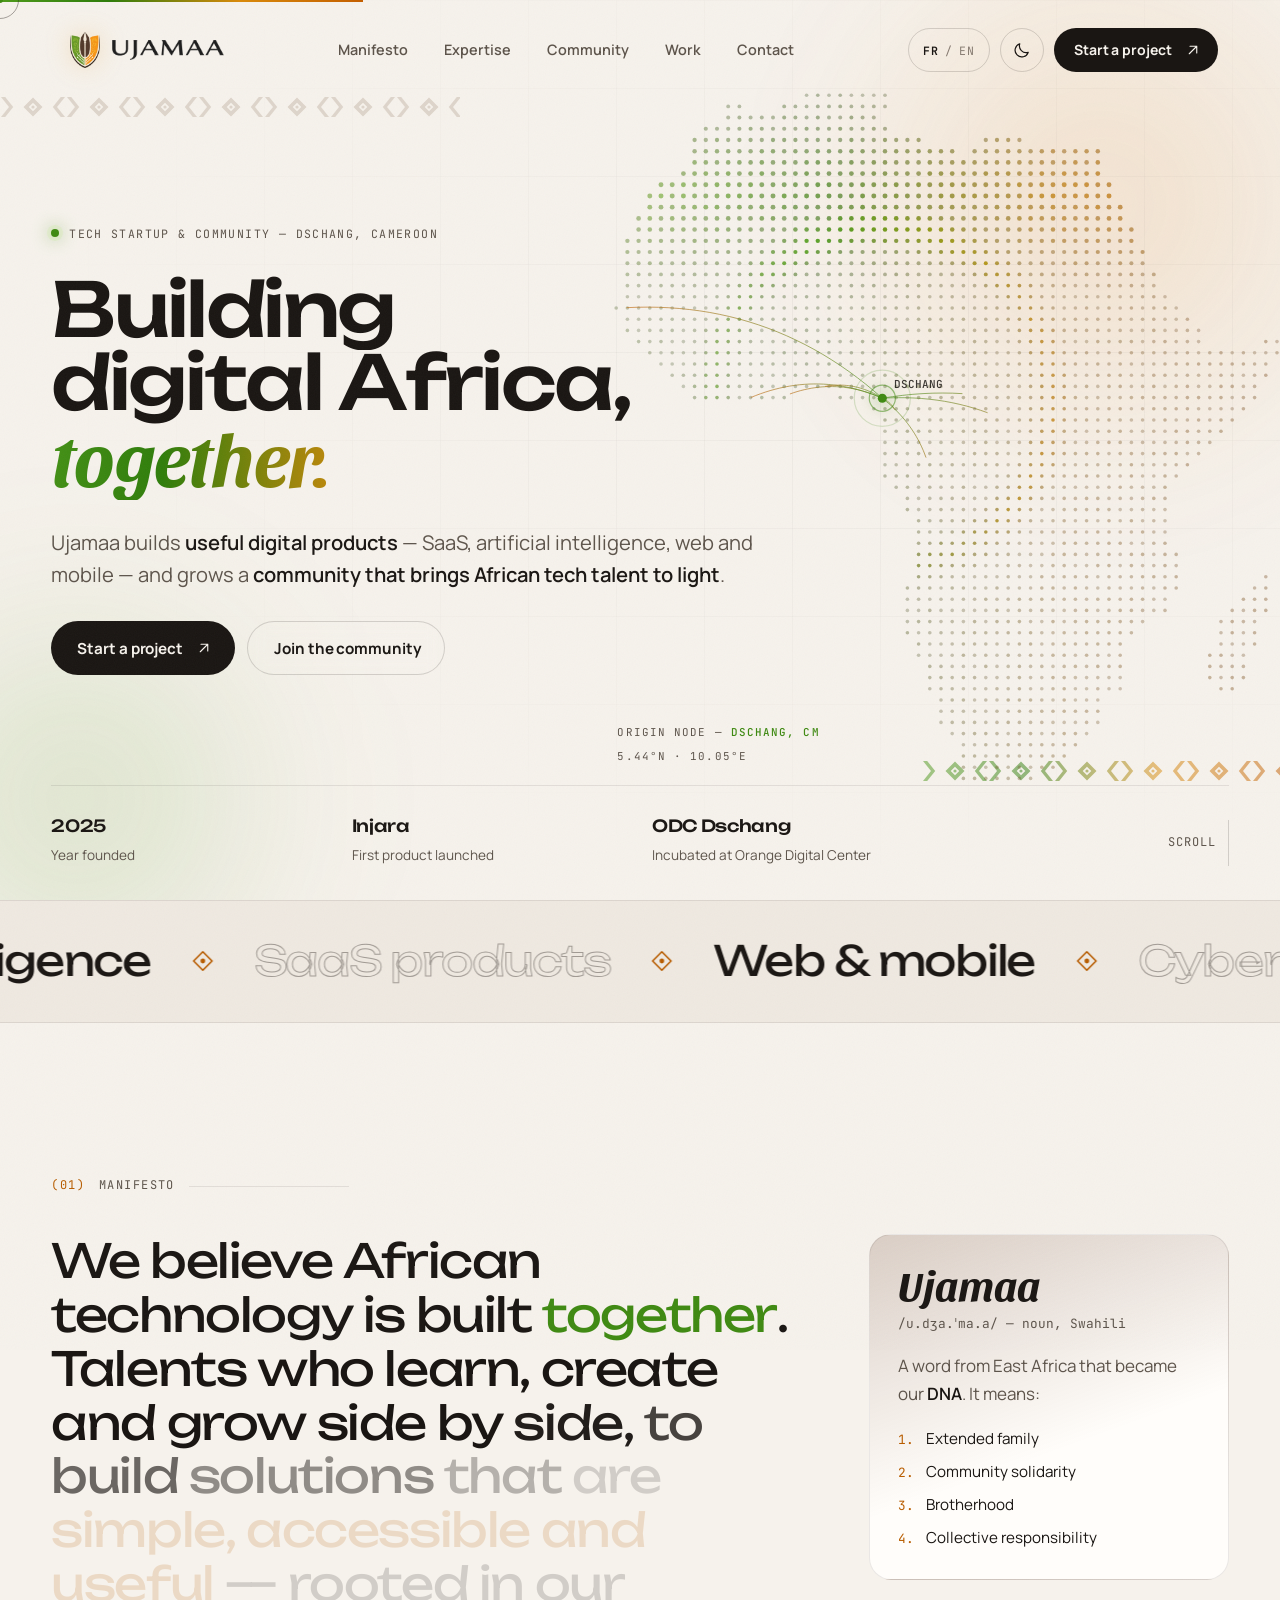
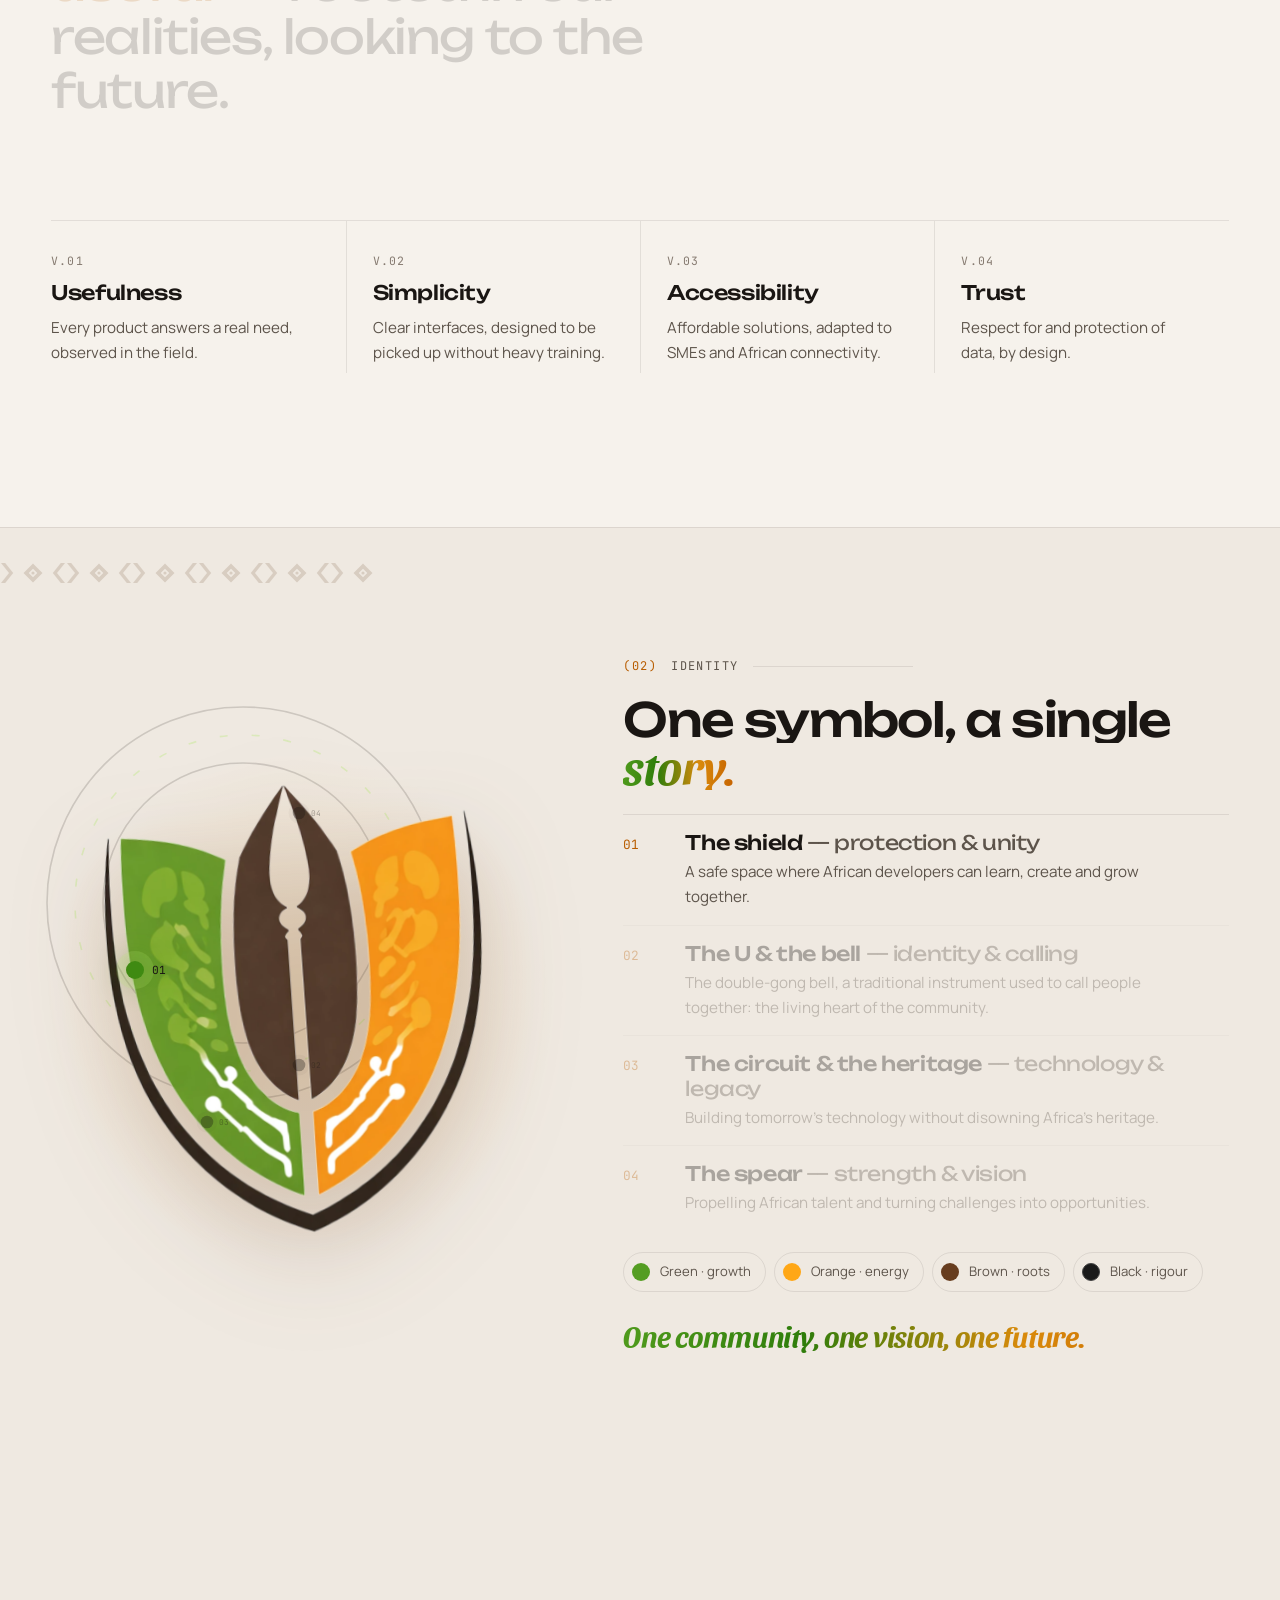
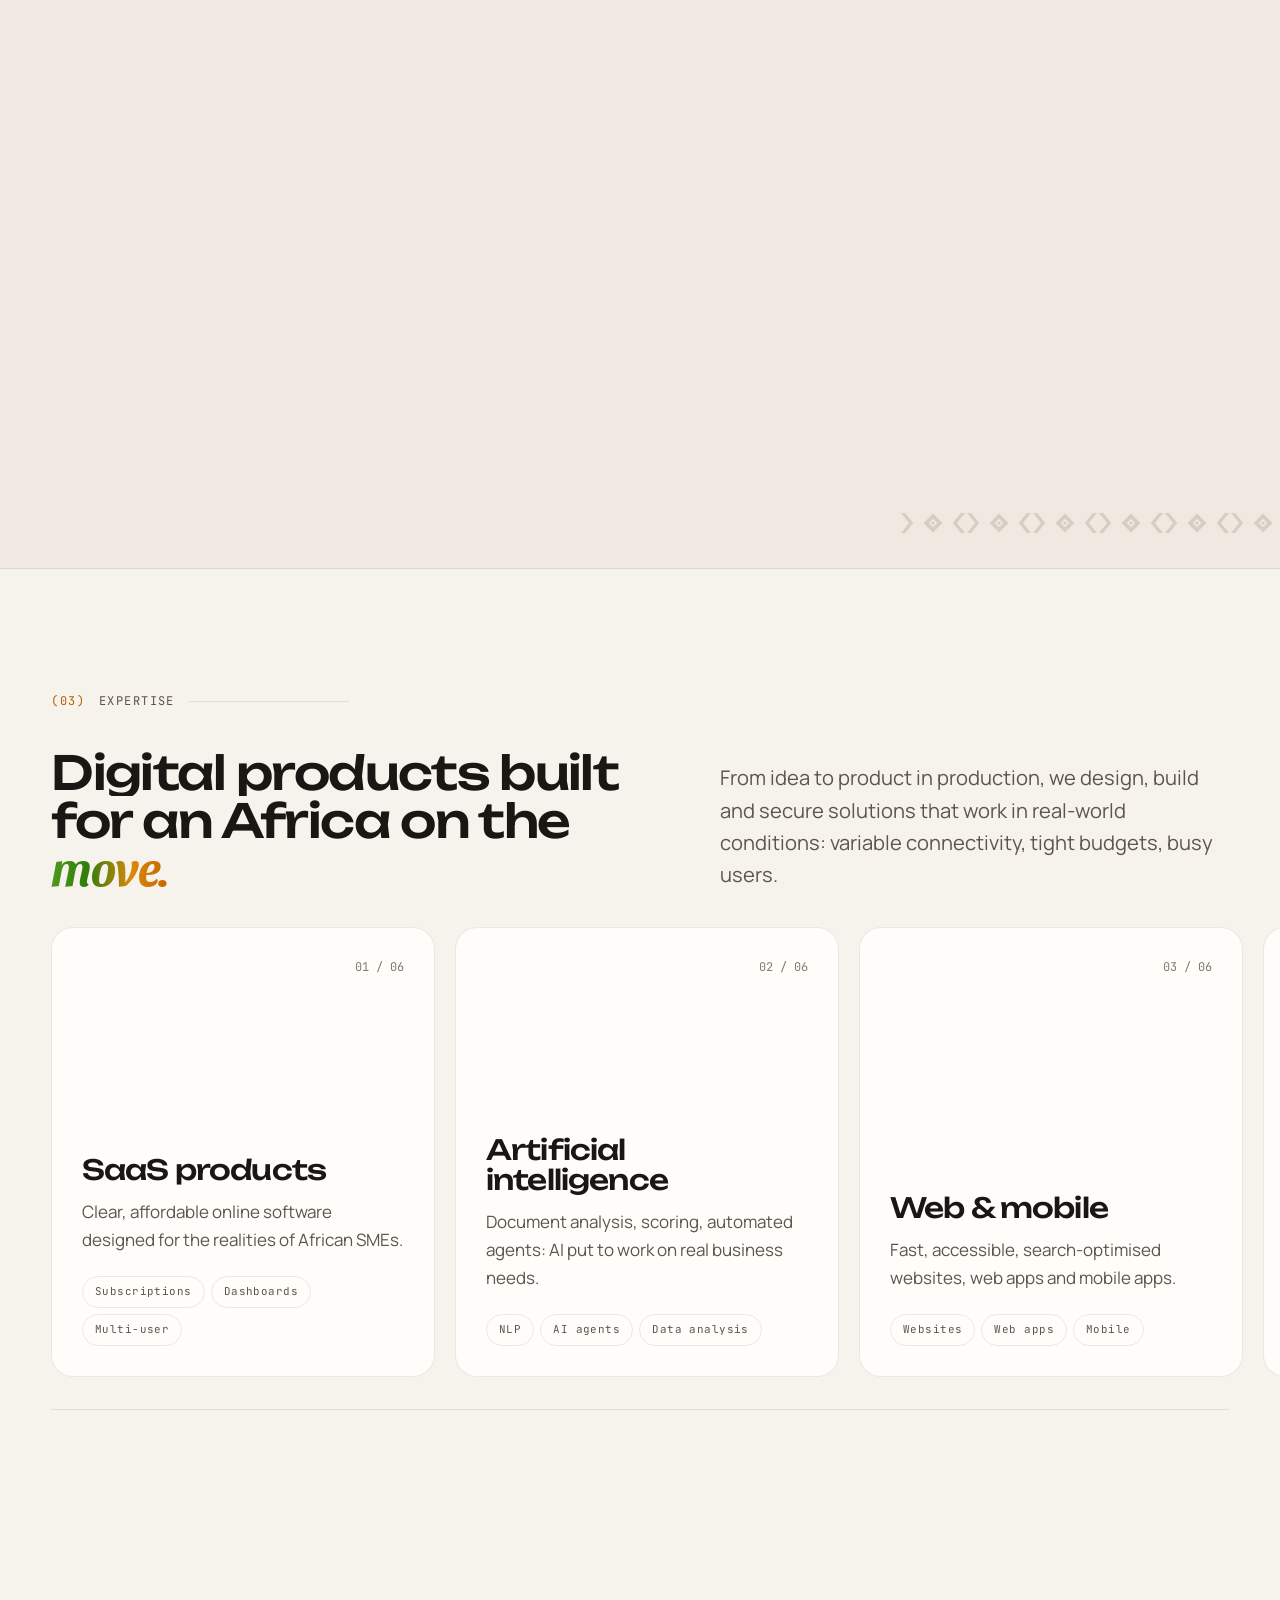
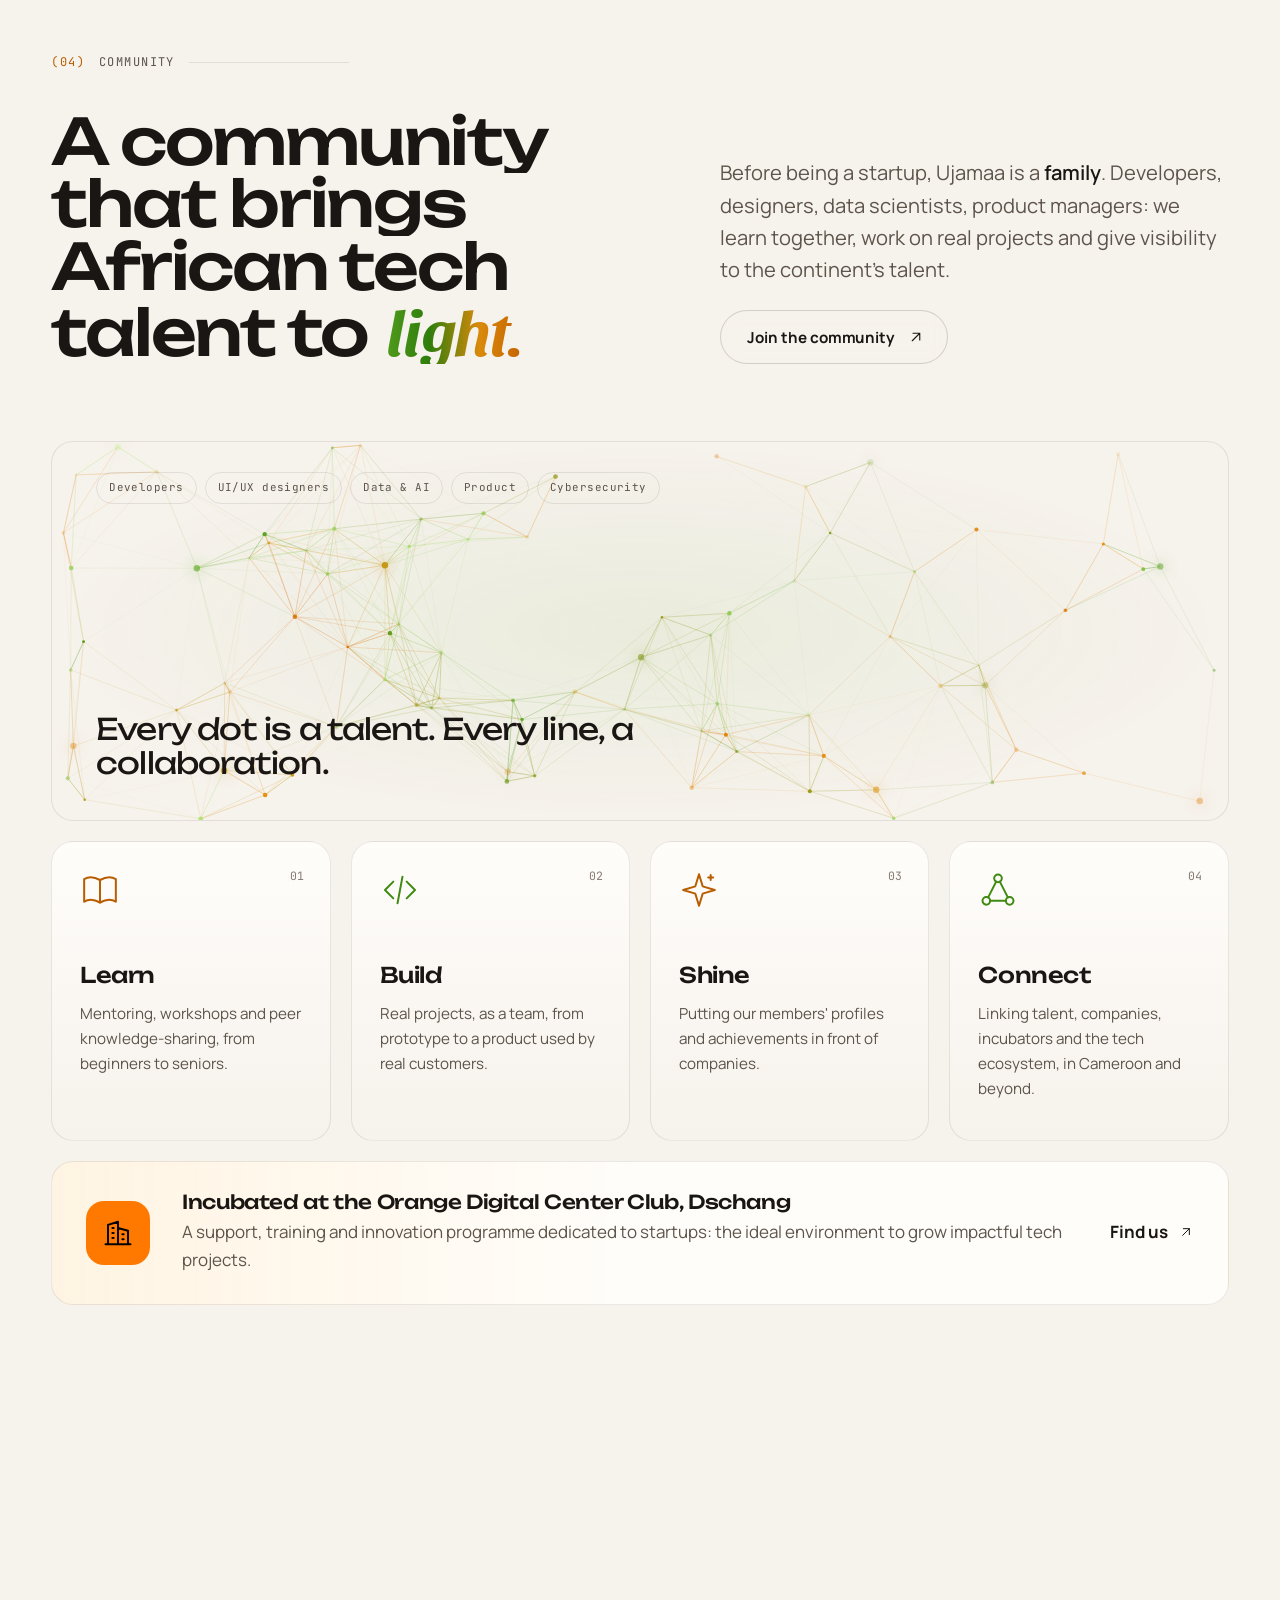
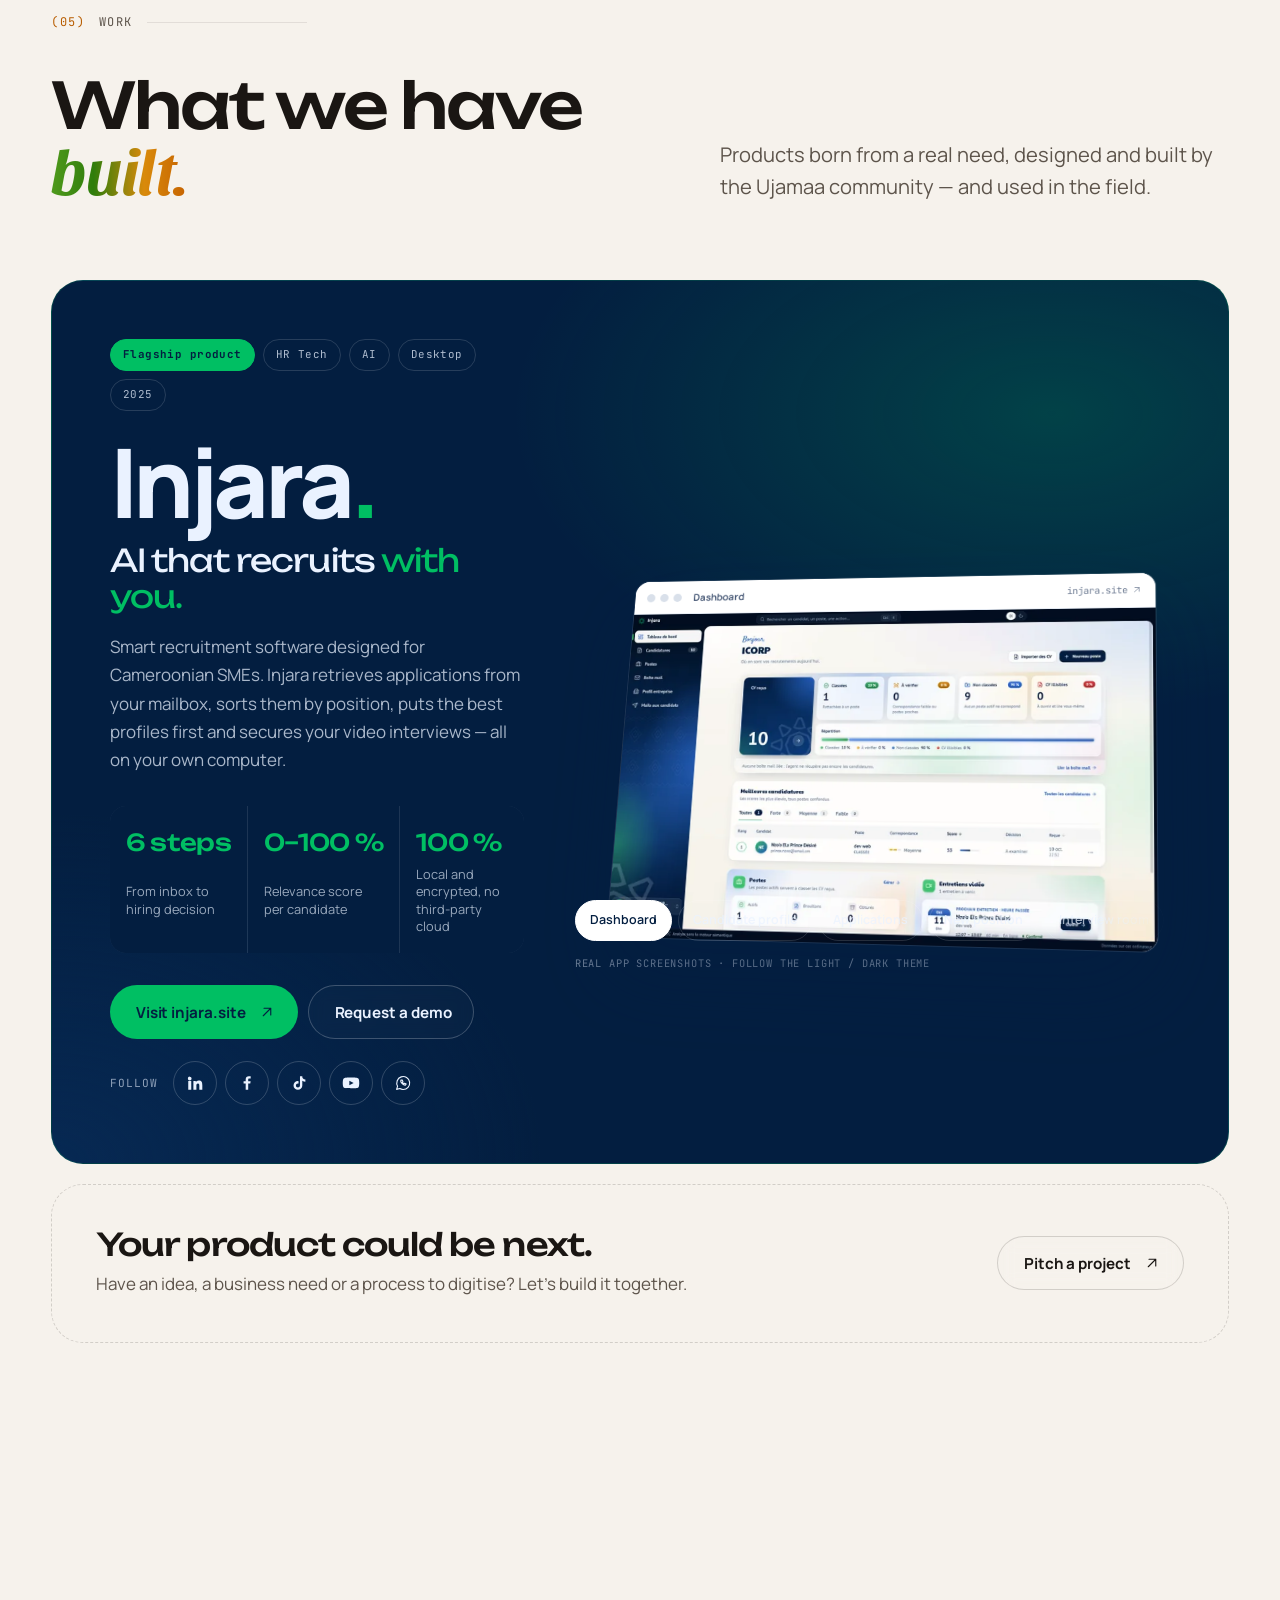
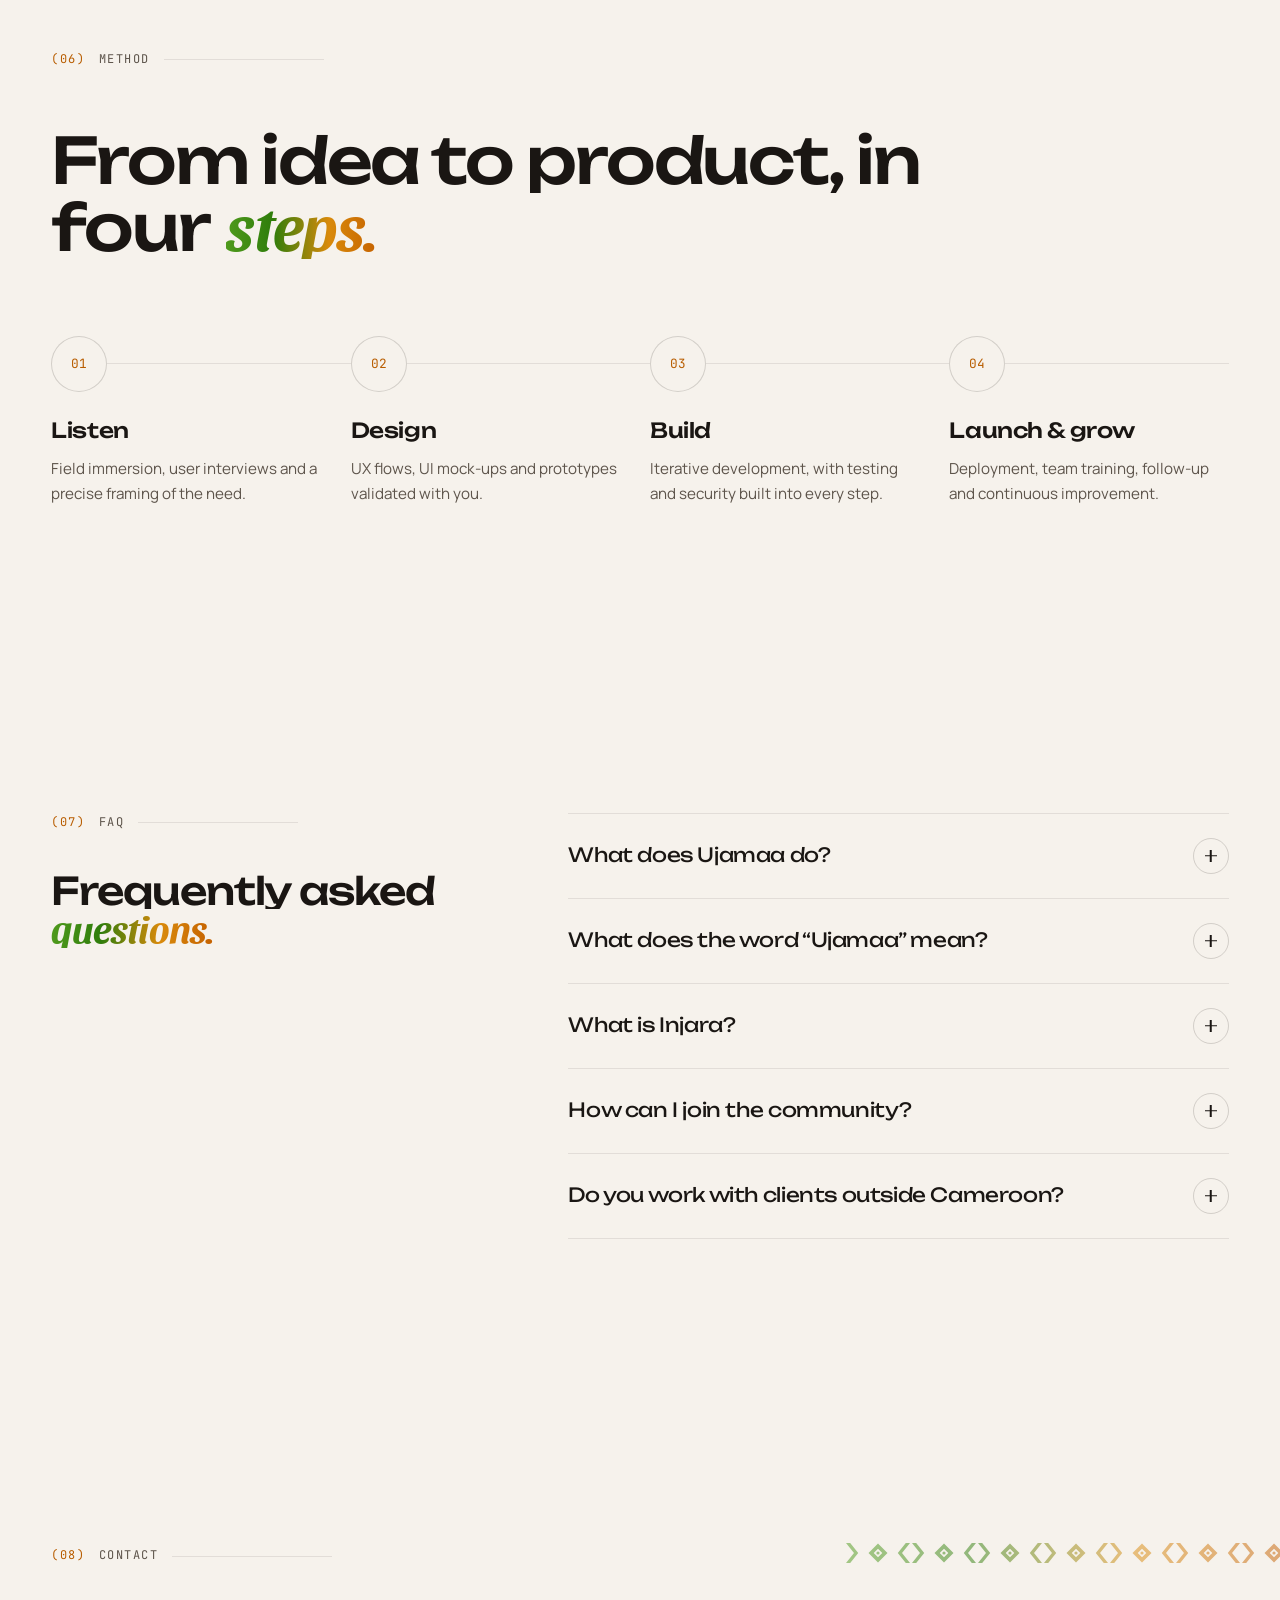
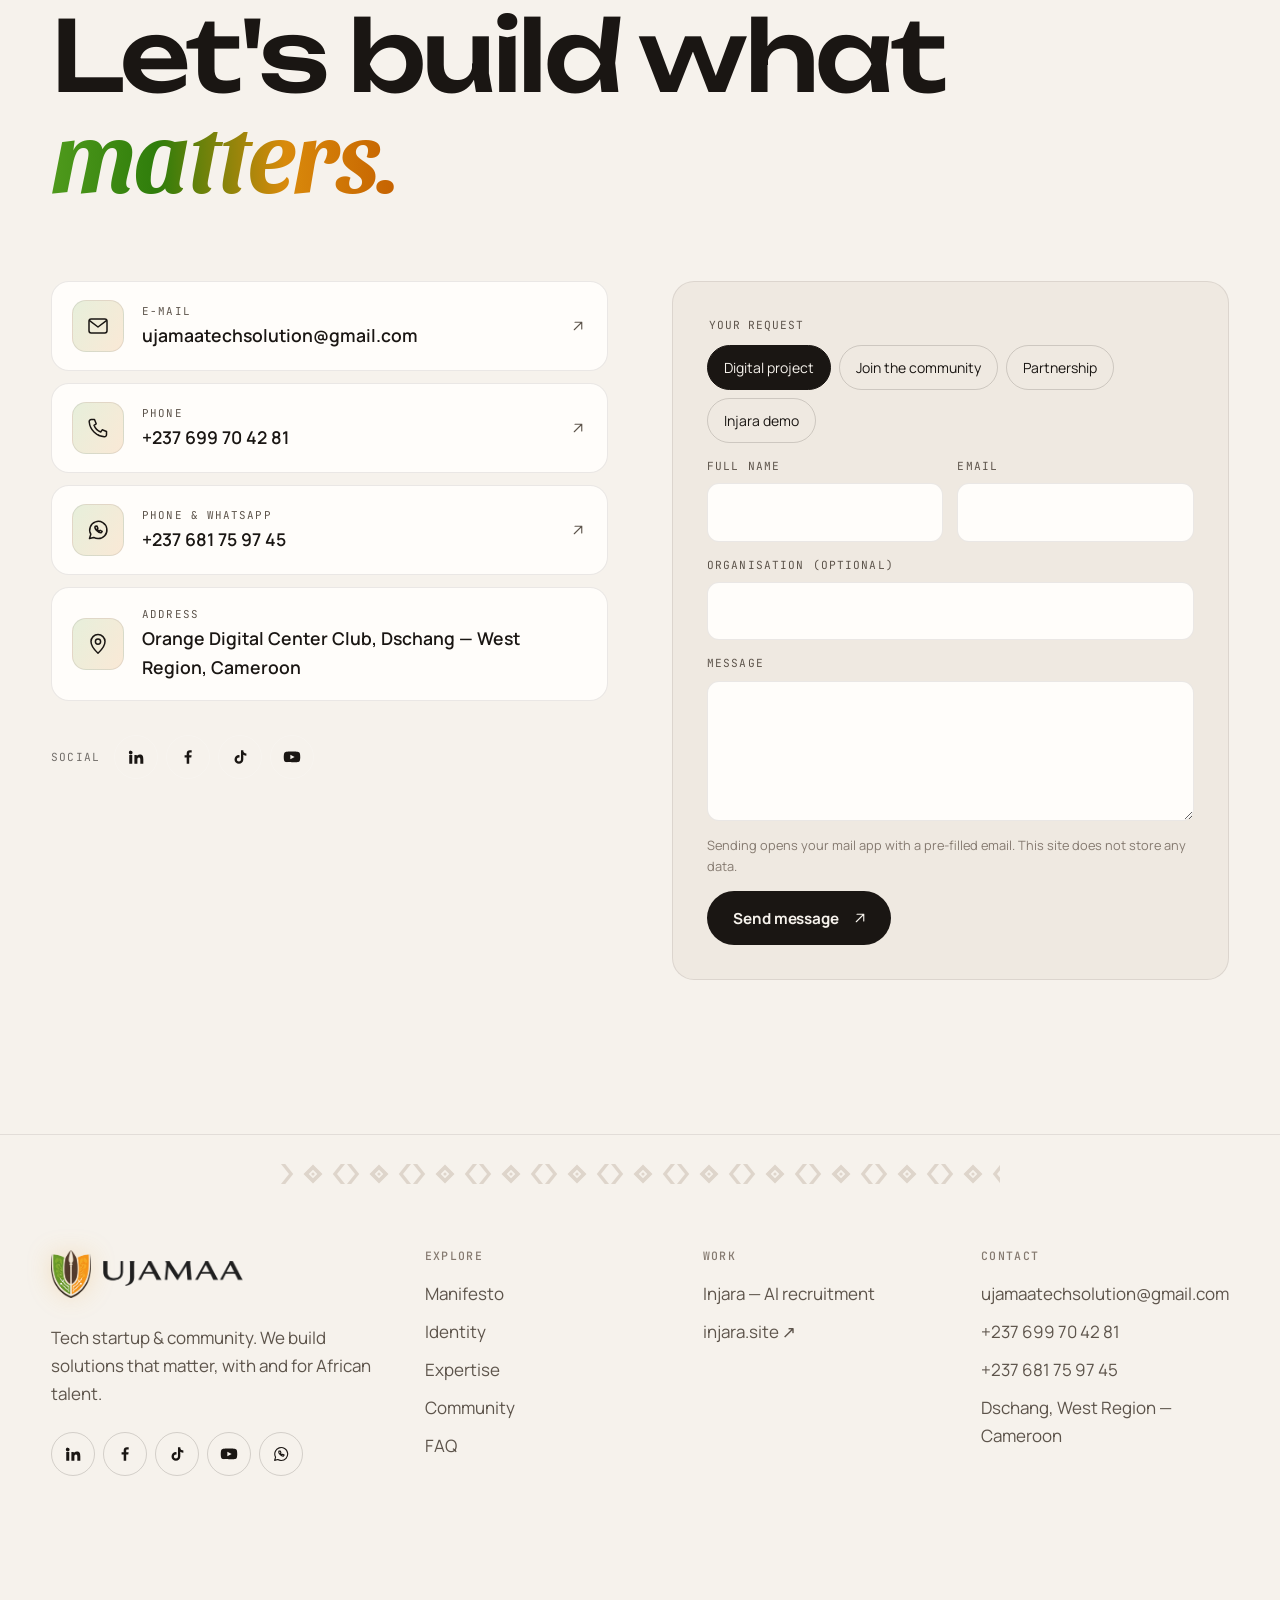
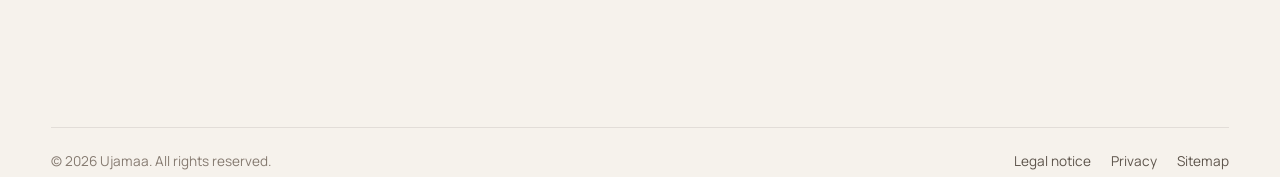
<file: en/index.html>
<!doctype html>
<html lang="en" dir="ltr">
<head>
  <meta charset="utf-8">
  <meta name="viewport" content="width=device-width, initial-scale=1, viewport-fit=cover">
  <script>!function(d){d.classList.add('js');var t;try{sessionStorage.getItem('uj-t')&&d.classList.add('is-entering');t=localStorage.getItem('uj-theme')}catch(e){}d.dataset.theme=t||(matchMedia('(prefers-color-scheme: light)').matches?'light':'dark')}(document.documentElement)</script>

  <title>Ujamaa — Tech startup &amp; African tech talent community | Cameroon</title>
  <meta name="description" content="Ujamaa is a tech startup and community based in Dschang, Cameroon. We build digital products — SaaS, artificial intelligence, web and mobile — and showcase African tech talent. Makers of Injara.">
  <meta name="keywords" content="Ujamaa, Cameroon startup, African tech community, African tech talent, software development Cameroon, SaaS Africa, artificial intelligence Cameroon, Injara, AI recruitment, Dschang, Orange Digital Center">
  <meta name="author" content="Ujamaa">
  <meta name="robots" content="index, follow, max-image-preview:large, max-snippet:-1, max-video-preview:-1">
  <link rel="canonical" href="https://www.ujamaa.cm/en/">
  <link rel="alternate" hreflang="fr" href="https://www.ujamaa.cm/">
  <link rel="alternate" hreflang="en" href="https://www.ujamaa.cm/en/">
  <link rel="alternate" hreflang="x-default" href="https://www.ujamaa.cm/">
  <meta name="theme-color" content="#0c0b0a" media="(prefers-color-scheme: dark)">
  <meta name="theme-color" content="#f6f2ec" media="(prefers-color-scheme: light)">
  <meta name="color-scheme" content="dark light">
  <meta name="format-detection" content="telephone=no">

  <!-- Geolocation -->
  <meta name="geo.region" content="CM-OU">
  <meta name="geo.placename" content="Dschang">
  <meta name="geo.position" content="5.4440;10.0530">
  <meta name="ICBM" content="5.4440, 10.0530">

  <!-- Open Graph / social -->
  <meta property="og:type" content="website">
  <meta property="og:site_name" content="Ujamaa">
  <meta property="og:locale" content="en_US">
  <meta property="og:locale:alternate" content="fr_FR">
  <meta property="og:url" content="https://www.ujamaa.cm/en/">
  <meta property="og:title" content="Ujamaa — Building digital Africa, together.">
  <meta property="og:description" content="Tech startup &amp; community in Dschang, Cameroon: digital products, AI, SaaS, web and mobile. Makers of Injara, smart recruitment.">
  <meta property="og:image" content="https://www.ujamaa.cm/assets/img/og-image.jpg">
  <meta property="og:image:width" content="1200">
  <meta property="og:image:height" content="630">
  <meta property="og:image:alt" content="Ujamaa — African tech startup &amp; community">
  <meta name="twitter:card" content="summary_large_image">
  <meta name="twitter:title" content="Ujamaa — Building digital Africa, together.">
  <meta name="twitter:description" content="Tech startup &amp; community in Dschang, Cameroon: digital products, AI, SaaS, web and mobile.">
  <meta name="twitter:image" content="https://www.ujamaa.cm/assets/img/og-image.jpg">

  <!-- Icons -->
  <link rel="icon" href="/favicon.ico?v=3" sizes="48x48">
  <link rel="icon" href="/assets/img/icon-192.png?v=3" type="image/png" sizes="192x192">
  <link rel="apple-touch-icon" href="/assets/img/apple-touch-icon.png?v=3">
  <link rel="manifest" href="/site.webmanifest">

  <!-- Performance -->
  <link rel="preload" href="/assets/fonts/unbounded-latin-wght-normal.woff2" as="font" type="font/woff2" crossorigin>
  <link rel="preload" href="/assets/fonts/manrope-latin-wght-normal.woff2" as="font" type="font/woff2" crossorigin>
  <link rel="preload" href="/assets/img/shield-color.webp" as="image" type="image/webp">
  <link rel="stylesheet" href="/assets/css/main.css?v=20261109">

  <!-- Structured data -->
  <script type="application/ld+json">
  {
    "@context": "https://schema.org",
    "@graph": [
      {
        "@type": "Organization",
        "@id": "https://www.ujamaa.cm/#organization",
        "name": "Ujamaa",
        "url": "https://www.ujamaa.cm/",
        "logo": "https://www.ujamaa.cm/assets/img/logo-full-color.png",
        "slogan": "One community, one vision, one future.",
        "description": "Cameroonian tech startup and community building simple, accessible digital products for African businesses and showcasing African tech talent.",
        "foundingDate": "2025",
        "email": "ujamaatechsolution@gmail.com",
        "telephone": "+237699704281",
        "address": { "@type": "PostalAddress", "streetAddress": "Orange Digital Center Club Dschang", "addressLocality": "Dschang", "addressRegion": "West", "addressCountry": "CM" },
        "sameAs": ["https://www.linkedin.com/company/ujamaa-cm/", "https://web.facebook.com/UjamaaSolution", "https://www.tiktok.com/@ujamaatech", "https://www.youtube.com/@UJAMAA-cm"],
        "owns": { "@id": "https://www.injara.site/#software" }
      },
      {
        "@type": "SoftwareApplication",
        "@id": "https://www.injara.site/#software",
        "name": "Injara",
        "url": "https://www.injara.site/",
        "description": "Smart recruitment software for SMEs: automatic CV retrieval from the mailbox, ranking per position with a 0–100% score, secure video interviews, data stored locally and encrypted.",
        "applicationCategory": "BusinessApplication",
        "operatingSystem": "Windows",
        "screenshot": "https://www.ujamaa.cm/assets/img/injara/dark/tableau-de-bord-1600.webp",
        "creator": { "@id": "https://www.ujamaa.cm/#organization" }
      },
      {
        "@type": "WebPage",
        "@id": "https://www.ujamaa.cm/en/#webpage",
        "url": "https://www.ujamaa.cm/en/",
        "name": "Ujamaa — Tech startup & African talent community",
        "inLanguage": "en",
        "about": { "@id": "https://www.ujamaa.cm/#organization" }
      },
      {
        "@type": "FAQPage",
        "mainEntity": [
          { "@type": "Question", "name": "What does Ujamaa do?", "acceptedAnswer": { "@type": "Answer", "text": "Ujamaa is a tech startup and community based in Dschang, Cameroon. We build digital products (SaaS, artificial intelligence, web, mobile, desktop) for African businesses and showcase the continent's tech talent." } },
          { "@type": "Question", "name": "What does the word Ujamaa mean?", "acceptedAnswer": { "@type": "Answer", "text": "Ujamaa is a Swahili word meaning extended family, community solidarity, brotherhood and collective responsibility." } },
          { "@type": "Question", "name": "What is Injara?", "acceptedAnswer": { "@type": "Answer", "text": "Injara is Ujamaa's first product: smart recruitment software for SMEs that retrieves CVs from the mailbox, ranks them per position with a 0–100% score and secures video interviews, with data stored locally and encrypted." } },
          { "@type": "Question", "name": "How can I join the Ujamaa community?", "acceptedAnswer": { "@type": "Answer", "text": "Email ujamaatechsolution@gmail.com or reach us on LinkedIn with a short introduction of your profile (development, design, data, product). African tech talent of every level is welcome." } },
          { "@type": "Question", "name": "Do you work with clients outside Cameroon?", "acceptedAnswer": { "@type": "Answer", "text": "Yes. We are incubated at the Orange Digital Center Club in Dschang and work remotely with organisations across Africa and beyond." } }
        ]
      }
    ]
  }
  </script>
</head>
<body>
  <a class="skip-link" href="#contenu">Skip to content</a>

  <!-- Preloader -->
  <div class="preloader" aria-hidden="true">
    <div class="preloader__inner">
      <div class="preloader__logo">
        <img class="ghost" src="/assets/img/shield-white.webp" alt="" width="755" height="900">
        <img class="fill" src="/assets/img/shield-color.webp" alt="" width="756" height="900">
      </div>
      <div class="preloader__word">UJAMAA</div>
      <div class="preloader__count"><span class="preloader__bar"><i></i></span><span data-count>000</span></div>
    </div>
  </div>
  <div class="curtain" aria-hidden="true"><span></span><span></span><span></span><span></span><span></span></div>

  <div class="cursor" aria-hidden="true"><div class="cursor__ring"><span>View</span></div><div class="cursor__dot"></div></div>
  <div class="progress" aria-hidden="true"><i></i></div>
  <div class="grain" aria-hidden="true"></div>

  <!-- Navigation -->
  <header class="nav" role="banner">
    <div class="container">
      <div class="nav__bar">
        <a class="brand" href="/en/" aria-label="Ujamaa — home">
          <img class="brand__shield" src="/assets/img/shield-color.webp" alt="" width="756" height="900">
          <img class="brand__word" src="/assets/img/wordmark-white.webp" alt="Ujamaa" width="1200" height="211">
        </a>
        <nav class="nav__links" aria-label="Main navigation">
          <a href="#manifeste">Manifesto</a>
          <a href="#expertise">Expertise</a>
          <a href="#communaute">Community</a>
          <a href="#realisations">Work</a>
          <a href="#contact">Contact</a>
        </nav>
        <div class="nav__right">
          <a class="lang-switch nav__tool" href="/" hreflang="fr" lang="fr" aria-label="Version française"><b aria-hidden="true">FR</b><span aria-hidden="true">EN</span></a>
          <button class="theme-toggle nav__tool" type="button" data-theme-toggle aria-label="Toggle light / dark theme"><svg class="ico ico--sun" aria-hidden="true"><use href="/assets/img/icons.svg?v=20261109#i-sun"/></svg><svg class="ico ico--moon" aria-hidden="true"><use href="/assets/img/icons.svg?v=20261109#i-moon"/></svg></button>
          <a class="btn btn--primary btn--sm nav__cta" href="#contact" data-magnetic>Start a project <svg class="ico" aria-hidden="true"><use href="/assets/img/icons.svg?v=20261109#i-arrow-ur"/></svg></a>
          <button class="burger" type="button" aria-label="Open menu" aria-expanded="false" aria-controls="menu-mobile"><span></span><span></span></button>
        </div>
      </div>
    </div>
  </header>

  <div class="mobile-menu" id="menu-mobile" aria-hidden="true">
    <ul class="mobile-menu__links">
      <li><a href="#manifeste"><small>01</small>Manifesto</a></li>
      <li><a href="#expertise"><small>02</small>Expertise</a></li>
      <li><a href="#communaute"><small>03</small>Community</a></li>
      <li><a href="#realisations"><small>04</small>Work</a></li>
      <li><a href="#contact"><small>05</small>Contact</a></li>
    </ul>
    <div class="mobile-menu__foot">
      <a href="mailto:ujamaatechsolution@gmail.com">ujamaatechsolution@gmail.com</a>
      <a href="tel:+237699704281">+237 699 70 42 81</a>
      <span>Dschang · Cameroon</span>
      <div class="mobile-menu__tools">
        <a class="lang-switch" href="/" hreflang="fr" lang="fr" aria-label="Version française"><b aria-hidden="true">FR</b><span aria-hidden="true">EN</span></a>
        <button class="theme-toggle" type="button" data-theme-toggle aria-label="Toggle light / dark theme"><svg class="ico ico--sun" aria-hidden="true"><use href="/assets/img/icons.svg?v=20261109#i-sun"/></svg><svg class="ico ico--moon" aria-hidden="true"><use href="/assets/img/icons.svg?v=20261109#i-moon"/></svg></button>
      </div>
    </div>
  </div>

  <main id="contenu">

    <!-- ===================== HERO ===================== -->
    <section class="hero" id="accueil" aria-labelledby="hero-title">
      <div class="hero__glow hero__glow--a" aria-hidden="true"></div>
      <div class="hero__glow hero__glow--b" aria-hidden="true"></div>
      <div class="hero__grid" aria-hidden="true"></div>

      <div class="hero__map" aria-hidden="true">
        <canvas id="africa"></canvas>
        <div class="hero__map-hud">
          <span>Origin node — <b>Dschang, CM</b></span>
          <span>5.44°N · 10.05°E</span>
        </div>
      </div>

      <div class="container hero__inner">
        <div class="hero__copy">
          <p class="eyebrow" data-hero="fade">Tech startup &amp; community — Dschang, Cameroon</p>
          <h1 class="display hero__title" id="hero-title">
            <span class="line">Building</span>
            <span class="line">digital Africa,</span>
            <span class="line"><span class="accent">together.</span></span>
          </h1>
          <p class="lead" data-hero="fade">Ujamaa builds <strong>useful digital products</strong> — SaaS, artificial intelligence, web and mobile — and grows a <strong>community that brings African tech talent to light</strong>.</p>
          <div class="hero__ctas" data-hero="fade">
            <a class="btn btn--primary" href="#contact" data-magnetic>Start a project <svg class="ico" aria-hidden="true"><use href="/assets/img/icons.svg?v=20261109#i-arrow-ur"/></svg></a>
            <a class="btn btn--ghost" href="#communaute" data-magnetic>Join the community</a>
          </div>
        </div>
      </div>

      <div class="container">
        <div class="hero__bottom" data-hero="fade">
          <div class="meta"><b>2025</b><span>Year founded</span></div>
          <div class="meta"><b>Injara</b><span>First product launched</span></div>
          <div class="meta"><b>ODC Dschang</b><span>Incubated at Orange Digital Center</span></div>
          <a class="scroll-cue mono" href="#manifeste">Scroll <i aria-hidden="true"></i></a>
        </div>
      </div>
    </section>

    <!-- ===================== BANDEAU ===================== -->
    <div class="marquee" aria-hidden="true">
      <div class="marquee__track">
        <div class="marquee__group">
          <span class="marquee__item">Artificial intelligence <svg class="ico marquee__sep"><use href="/assets/img/icons.svg?v=20261109#i-diamond"/></svg></span>
          <span class="marquee__item">SaaS products <svg class="ico marquee__sep"><use href="/assets/img/icons.svg?v=20261109#i-diamond"/></svg></span>
          <span class="marquee__item">Web &amp; mobile <svg class="ico marquee__sep"><use href="/assets/img/icons.svg?v=20261109#i-diamond"/></svg></span>
          <span class="marquee__item">Cybersecurity <svg class="ico marquee__sep"><use href="/assets/img/icons.svg?v=20261109#i-diamond"/></svg></span>
          <span class="marquee__item">Automation <svg class="ico marquee__sep"><use href="/assets/img/icons.svg?v=20261109#i-diamond"/></svg></span>
          <span class="marquee__item">African talent <svg class="ico marquee__sep"><use href="/assets/img/icons.svg?v=20261109#i-diamond"/></svg></span>
        </div>
      </div>
    </div>

    <!-- ===================== MANIFESTE ===================== -->
    <section class="section manifesto" id="manifeste" aria-labelledby="manifeste-title">
      <div class="container">
        <p class="section-label"><span>(01)</span><span>Manifesto</span></p>
        <h2 class="sr-only" id="manifeste-title">Our manifesto</h2>
        <div class="manifesto__grid">
          <p class="manifesto__text" data-scrub-words>
            We believe African technology is built <em>together</em>. Talents who learn, create and grow side by side, to build solutions that are <strong>simple, accessible and useful</strong> — rooted in our realities, looking to the future.
          </p>
          <aside class="definition" data-reveal aria-label="Definition of the word Ujamaa">
            <p class="definition__word">Ujamaa</p>
            <p class="definition__phon">/u.dʒa.ˈma.a/ — noun, Swahili</p>
            <p class="definition__body">A word from East Africa that became our <b>DNA</b>. It means:</p>
            <ol>
              <li>Extended family</li>
              <li>Community solidarity</li>
              <li>Brotherhood</li>
              <li>Collective responsibility</li>
            </ol>
          </aside>
        </div>

        <ul class="values" aria-label="Our values">
          <li class="value" data-reveal><span class="value__n">V.01</span><h3>Usefulness</h3><p>Every product answers a real need, observed in the field.</p></li>
          <li class="value" data-reveal><span class="value__n">V.02</span><h3>Simplicity</h3><p>Clear interfaces, designed to be picked up without heavy training.</p></li>
          <li class="value" data-reveal><span class="value__n">V.03</span><h3>Accessibility</h3><p>Affordable solutions, adapted to SMEs and African connectivity.</p></li>
          <li class="value" data-reveal><span class="value__n">V.04</span><h3>Trust</h3><p>Respect for and protection of data, by design.</p></li>
        </ul>
      </div>
    </section>

    <!-- ===================== IDENTITÉ ===================== -->
    <section class="identity" id="identite" aria-labelledby="identite-title">
      <div class="identity__pin">
        <div class="container identity__grid">
          <div class="identity__stage" data-reveal="scale">
            <svg class="identity__rings" viewBox="0 0 100 100" aria-hidden="true">
              <circle cx="50" cy="50" r="49"/>
              <circle class="spin" cx="50" cy="50" r="42"/>
              <circle cx="50" cy="50" r="35"/>
            </svg>
            <img class="identity__logo" src="/assets/img/shield-color.webp" alt="Ujamaa logo: a shield, a spear, a double-gong bell and electronic circuits" width="756" height="900" loading="lazy">
            <span class="hotspot" data-n="01" style="left:9%;top:42%"></span>
            <span class="hotspot" data-n="02" style="left:50%;top:62%"></span>
            <span class="hotspot" data-n="03" style="left:27%;top:74%"></span>
            <span class="hotspot" data-n="04" style="left:50%;top:9%"></span>
          </div>

          <div class="identity__copy">
            <p class="section-label"><span>(02)</span><span>Identity</span></p>
            <h2 class="display h-lg" id="identite-title" data-split>One symbol, a single <span class="accent">story.</span></h2>
            <ol class="symbols">
              <li class="symbol is-active"><span class="symbol__n">01</span><h3>The shield <span>— protection &amp; unity</span></h3><p>A safe space where African developers can learn, create and grow together.</p></li>
              <li class="symbol"><span class="symbol__n">02</span><h3>The U &amp; the bell <span>— identity &amp; calling</span></h3><p>The double-gong bell, a traditional instrument used to call people together: the living heart of the community.</p></li>
              <li class="symbol"><span class="symbol__n">03</span><h3>The circuit &amp; the heritage <span>— technology &amp; legacy</span></h3><p>Building tomorrow's technology without disowning Africa's heritage.</p></li>
              <li class="symbol"><span class="symbol__n">04</span><h3>The spear <span>— strength &amp; vision</span></h3><p>Propelling African talent and turning challenges into opportunities.</p></li>
            </ol>
            <div class="palette" aria-label="Meaning of the colours">
              <span class="chip"><i style="background:#549D22"></i>Green · growth</span>
              <span class="chip"><i style="background:#FFA716"></i>Orange · energy</span>
              <span class="chip"><i style="background:#673D1F"></i>Brown · roots</span>
              <span class="chip"><i style="background:#1A1A1A;border:1px solid #444"></i>Black · rigour</span>
            </div>
            <p class="slogan accent">One community, one vision, one future.</p>
          </div>
        </div>
      </div>
    </section>

    <!-- ===================== EXPERTISE ===================== -->
    <section class="section expertise" id="expertise" aria-labelledby="expertise-title">
      <div class="container">
        <div class="split-head">
          <div>
            <p class="section-label"><span>(03)</span><span>Expertise</span></p>
            <h2 class="display h-lg" id="expertise-title" data-split>Digital products built for an Africa on the <span class="accent">move.</span></h2>
          </div>
          <p class="lead" data-reveal>From idea to product in production, we design, build and secure solutions that work in real-world conditions: variable connectivity, tight budgets, busy users.</p>
        </div>
      </div>

      <div class="hscroll" data-hscroll>
        <ul class="hscroll__track">
          <li class="service" data-tilt>
            <div class="service__top"><span class="service__icon"><svg class="ico" aria-hidden="true"><use href="/assets/img/icons.svg?v=20261109#i-layers"/></svg></span><span class="service__n">01 / 06</span></div>
            <h3>SaaS products</h3>
            <p>Clear, affordable online software designed for the realities of African SMEs.</p>
            <div class="tags"><span class="tag">Subscriptions</span><span class="tag">Dashboards</span><span class="tag">Multi-user</span></div>
          </li>
          <li class="service" data-tilt>
            <div class="service__top"><span class="service__icon"><svg class="ico" aria-hidden="true"><use href="/assets/img/icons.svg?v=20261109#i-chip"/></svg></span><span class="service__n">02 / 06</span></div>
            <h3>Artificial intelligence</h3>
            <p>Document analysis, scoring, automated agents: AI put to work on real business needs.</p>
            <div class="tags"><span class="tag">NLP</span><span class="tag">AI agents</span><span class="tag">Data analysis</span></div>
          </li>
          <li class="service" data-tilt>
            <div class="service__top"><span class="service__icon"><svg class="ico" aria-hidden="true"><use href="/assets/img/icons.svg?v=20261109#i-devices"/></svg></span><span class="service__n">03 / 06</span></div>
            <h3>Web &amp; mobile</h3>
            <p>Fast, accessible, search-optimised websites, web apps and mobile apps.</p>
            <div class="tags"><span class="tag">Websites</span><span class="tag">Web apps</span><span class="tag">Mobile</span></div>
          </li>
          <li class="service" data-tilt>
            <div class="service__top"><span class="service__icon"><svg class="ico" aria-hidden="true"><use href="/assets/img/icons.svg?v=20261109#i-desktop"/></svg></span><span class="service__n">04 / 06</span></div>
            <h3>Desktop applications</h3>
            <p>Tools that run locally, even on a limited connection, and keep your data with you.</p>
            <div class="tags"><span class="tag">Offline</span><span class="tag">Windows</span><span class="tag">Local storage</span></div>
          </li>
          <li class="service" data-tilt>
            <div class="service__top"><span class="service__icon"><svg class="ico" aria-hidden="true"><use href="/assets/img/icons.svg?v=20261109#i-shield"/></svg></span><span class="service__n">05 / 06</span></div>
            <h3>Cybersecurity &amp; data</h3>
            <p>Encryption, access control, privacy: trust built in from the very first line.</p>
            <div class="tags"><span class="tag">Encryption</span><span class="tag">OAuth2</span><span class="tag">Privacy by design</span></div>
          </li>
          <li class="service" data-tilt>
            <div class="service__top"><span class="service__icon"><svg class="ico" aria-hidden="true"><use href="/assets/img/icons.svg?v=20261109#i-flow"/></svg></span><span class="service__n">06 / 06</span></div>
            <h3>Digital transformation</h3>
            <p>Audits, process automation and team coaching to go digital with confidence.</p>
            <div class="tags"><span class="tag">Automation</span><span class="tag">Consulting</span><span class="tag">Training</span></div>
          </li>
          <li class="service service--cta">
            <svg class="ico" style="width:48px;height:48px" aria-hidden="true"><use href="/assets/img/icons.svg?v=20261109#i-rocket"/></svg>
            <div>
              <h3 class="display">Got a project in mind?</h3>
              <p>Let's talk. We reply within 2 business days with first recommendations.</p>
            </div>
            <a class="btn btn--primary" href="#contact">Let's write together <svg class="ico" aria-hidden="true"><use href="/assets/img/icons.svg?v=20261109#i-arrow-ur"/></svg></a>
          </li>
        </ul>
        <div class="hscroll__bar" aria-hidden="true"><i></i></div>
      </div>
    </section>

    <!-- ===================== COMMUNAUTÉ ===================== -->
    <section class="section community" id="communaute" aria-labelledby="communaute-title">
      <div class="container">
        <div class="split-head">
          <div>
            <p class="section-label"><span>(04)</span><span>Community</span></p>
            <h2 class="display h-lg" id="communaute-title" data-split>A community that brings African tech talent to <span class="accent">light.</span></h2>
          </div>
          <div style="display:grid;gap:24px">
            <p class="lead" data-reveal>Before being a startup, Ujamaa is a <strong>family</strong>. Developers, designers, data scientists, product managers: we learn together, work on real projects and give visibility to the continent's talent.</p>
            <div data-reveal><a class="btn btn--ghost" href="mailto:ujamaatechsolution@gmail.com?subject=Join%20the%20Ujamaa%20community" data-magnetic>Join the community <svg class="ico" aria-hidden="true"><use href="/assets/img/icons.svg?v=20261109#i-arrow-ur"/></svg></a></div>
          </div>
        </div>

        <div class="community__grid">
          <div class="constellation" data-reveal="fade">
            <canvas id="constellation" aria-hidden="true"></canvas>
            <div class="constellation__roles" aria-hidden="true">
              <span class="tag">Developers</span><span class="tag">UI/UX designers</span><span class="tag">Data &amp; AI</span><span class="tag">Product</span><span class="tag">Cybersecurity</span>
            </div>
            <div class="constellation__copy"><p>Every dot is a talent. Every line, a collaboration.</p></div>
          </div>

          <article class="pillar" data-reveal>
            <span class="pillar__n">01</span>
            <svg class="ico" aria-hidden="true"><use href="/assets/img/icons.svg?v=20261109#i-book"/></svg>
            <h3>Learn</h3>
            <p>Mentoring, workshops and peer knowledge-sharing, from beginners to seniors.</p>
          </article>
          <article class="pillar" data-reveal>
            <span class="pillar__n">02</span>
            <svg class="ico" aria-hidden="true"><use href="/assets/img/icons.svg?v=20261109#i-code"/></svg>
            <h3>Build</h3>
            <p>Real projects, as a team, from prototype to a product used by real customers.</p>
          </article>
          <article class="pillar" data-reveal>
            <span class="pillar__n">03</span>
            <svg class="ico" aria-hidden="true"><use href="/assets/img/icons.svg?v=20261109#i-spark"/></svg>
            <h3>Shine</h3>
            <p>Putting our members' profiles and achievements in front of companies.</p>
          </article>
          <article class="pillar" data-reveal>
            <span class="pillar__n">04</span>
            <svg class="ico" aria-hidden="true"><use href="/assets/img/icons.svg?v=20261109#i-network"/></svg>
            <h3>Connect</h3>
            <p>Linking talent, companies, incubators and the tech ecosystem, in Cameroon and beyond.</p>
          </article>

          <div class="incubation" data-reveal>
            <span class="incubation__badge" aria-hidden="true"><svg class="ico"><use href="/assets/img/icons.svg?v=20261109#i-building"/></svg></span>
            <div>
              <h3>Incubated at the Orange Digital Center Club, Dschang</h3>
              <p>A support, training and innovation programme dedicated to startups: the ideal environment to grow impactful tech projects.</p>
            </div>
            <a class="link-arrow" href="https://www.google.com/maps/search/?api=1&amp;query=Orange+Digital+Center+Dschang" target="_blank" rel="noopener">Find us <svg class="ico" aria-hidden="true"><use href="/assets/img/icons.svg?v=20261109#i-arrow-ur"/></svg></a>
          </div>
        </div>
      </div>
    </section>

    <!-- ===================== RÉALISATIONS ===================== -->
    <section class="section work" id="realisations" aria-labelledby="realisations-title">
      <div class="work__tint" aria-hidden="true"></div>
      <div class="container">
        <div class="split-head">
          <div>
            <p class="section-label"><span>(05)</span><span>Work</span></p>
            <h2 class="display h-lg" id="realisations-title" data-split>What we have <span class="accent">built.</span></h2>
          </div>
          <p class="lead" data-reveal>Products born from a real need, designed and built by the Ujamaa community — and used in the field.</p>
        </div>

        <article class="project" id="injara" aria-labelledby="injara-title" data-reveal="fade">
          <div class="project__grid">
            <div class="project__copy">
              <div class="project__meta">
                <span class="tag tag--hl">Flagship product</span>
                <span class="tag">HR Tech</span><span class="tag">AI</span><span class="tag">Desktop</span><span class="tag">2025</span>
              </div>
              <h3 class="injara-word" id="injara-title">Injara<span>.</span></h3>
              <p class="project__tagline">AI that recruits <em>with you.</em></p>
              <p class="project__desc">Smart recruitment software designed for Cameroonian SMEs. Injara retrieves applications from your mailbox, sorts them by position, puts the best profiles first and secures your video interviews — all on your own computer.</p>

              <dl class="project__facts">
                <div class="fact"><dt class="sr-only">Workflow</dt><dd style="margin:0;display:grid;gap:4px"><b><span data-count-to="6">6</span> steps</b><span>From inbox to hiring decision</span></dd></div>
                <div class="fact"><dt class="sr-only">Score</dt><dd style="margin:0;display:grid;gap:4px"><b>0–<span data-count-to="100">100</span>&nbsp;%</b><span>Relevance score per candidate</span></dd></div>
                <div class="fact"><dt class="sr-only">Data</dt><dd style="margin:0;display:grid;gap:4px"><b><span data-count-to="100">100</span>&nbsp;%</b><span>Local and encrypted, no third-party cloud</span></dd></div>
              </dl>

              <div class="project__actions">
                <a class="btn btn--primary" href="https://www.injara.site/" target="_blank" rel="noopener" data-magnetic>Visit injara.site <svg class="ico" aria-hidden="true"><use href="/assets/img/icons.svg?v=20261109#i-arrow-ur"/></svg></a>
                <a class="btn btn--ghost" href="https://www.injara.site/#demo" target="_blank" rel="noopener" data-magnetic>Request a demo</a>
              </div>
              <div class="socials">
                <span class="socials__label">Follow</span>
                <a class="social" href="https://www.linkedin.com/company/ujamaa-cm/" target="_blank" rel="noopener" aria-label="Injara on LinkedIn (Ujamaa page)"><svg class="ico" aria-hidden="true"><use href="/assets/img/icons.svg?v=20261109#i-linkedin"/></svg></a>
                <a class="social" href="https://web.facebook.com/UjamaaSolution" target="_blank" rel="noopener" aria-label="Injara on Facebook (Ujamaa page)"><svg class="ico" aria-hidden="true"><use href="/assets/img/icons.svg?v=20261109#i-facebook"/></svg></a>
                <a class="social" href="https://www.tiktok.com/@ujamaatech" target="_blank" rel="noopener" aria-label="TikTok"><svg class="ico" aria-hidden="true"><use href="/assets/img/icons.svg?v=20261109#i-tiktok"/></svg></a>
                <a class="social" href="https://www.youtube.com/@UJAMAA-cm" target="_blank" rel="noopener" aria-label="YouTube"><svg class="ico" aria-hidden="true"><use href="/assets/img/icons.svg?v=20261109#i-youtube"/></svg></a>
                <a class="social" href="https://wa.me/237681759745" target="_blank" rel="noopener" aria-label="Contact Injara on WhatsApp"><svg class="ico" aria-hidden="true"><use href="/assets/img/icons.svg?v=20261109#i-whatsapp"/></svg></a>
              </div>
            </div>

            <div class="gallery" data-gallery aria-roledescription="carousel" aria-label="Injara app screenshots">
              <div class="gallery__frame">
                <div class="gallery__chrome"><i></i><i></i><i></i><span data-gallery-title>Dashboard</span><a href="https://www.injara.site/" target="_blank" rel="noopener">injara.site <svg class="ico" aria-hidden="true"><use href="/assets/img/icons.svg?v=20261109#i-arrow-ur"/></svg></a></div>
                <button class="gallery__stage" type="button" data-cursor="view" aria-label="Enlarge screenshot">
                  <figure class="gallery__slide is-active" data-slide="0" data-full="tableau-de-bord" data-name="Dashboard">
                    <img class="shot shot--dark" src="/assets/img/injara/dark/tableau-de-bord-800.webp" srcset="/assets/img/injara/dark/tableau-de-bord-800.webp 800w, /assets/img/injara/dark/tableau-de-bord-1600.webp 1600w" sizes="(max-width: 1100px) 92vw, 680px" alt="Injara — Dashboard : Received CVs, ranking and top applications" width="1600" height="1000">
                    <img class="shot shot--light" src="/assets/img/injara/light/tableau-de-bord-800.webp" srcset="/assets/img/injara/light/tableau-de-bord-800.webp 800w, /assets/img/injara/light/tableau-de-bord-1600.webp 1600w" sizes="(max-width: 1100px) 92vw, 680px" alt="Injara — Dashboard : Received CVs, ranking and top applications" width="1600" height="1000">
                  </figure>
                  <figure class="gallery__slide" data-slide="1" data-full="fiche-candidature-1" data-name="Candidate profile" aria-hidden="true">
                    <img class="shot shot--dark" src="/assets/img/injara/dark/fiche-candidature-1-800.webp" srcset="/assets/img/injara/dark/fiche-candidature-1-800.webp 800w, /assets/img/injara/dark/fiche-candidature-1-1600.webp 1600w" sizes="(max-width: 1100px) 92vw, 680px" alt="Injara — Candidate profile : Detailed score, decision and interview" width="1600" height="1000" loading="lazy">
                    <img class="shot shot--light" src="/assets/img/injara/light/fiche-candidature-1-800.webp" srcset="/assets/img/injara/light/fiche-candidature-1-800.webp 800w, /assets/img/injara/light/fiche-candidature-1-1600.webp 1600w" sizes="(max-width: 1100px) 92vw, 680px" alt="Injara — Candidate profile : Detailed score, decision and interview" width="1600" height="1000" loading="lazy">
                  </figure>
                  <figure class="gallery__slide" data-slide="2" data-full="candidatures" data-name="Applications" aria-hidden="true">
                    <img class="shot shot--dark" src="/assets/img/injara/dark/candidatures-800.webp" srcset="/assets/img/injara/dark/candidatures-800.webp 800w, /assets/img/injara/dark/candidatures-1600.webp 1600w" sizes="(max-width: 1100px) 92vw, 680px" alt="Injara — Applications : Every application retrieved and ranked" width="1600" height="1000" loading="lazy">
                    <img class="shot shot--light" src="/assets/img/injara/light/candidatures-800.webp" srcset="/assets/img/injara/light/candidatures-800.webp 800w, /assets/img/injara/light/candidatures-1600.webp 1600w" sizes="(max-width: 1100px) 92vw, 680px" alt="Injara — Applications : Every application retrieved and ranked" width="1600" height="1000" loading="lazy">
                  </figure>
                  <figure class="gallery__slide" data-slide="3" data-full="nouveau-poste" data-name="New position" aria-hidden="true">
                    <img class="shot shot--dark" src="/assets/img/injara/dark/nouveau-poste-800.webp" srcset="/assets/img/injara/dark/nouveau-poste-800.webp 800w, /assets/img/injara/dark/nouveau-poste-1600.webp 1600w" sizes="(max-width: 1100px) 92vw, 680px" alt="Injara — New position : Creating a tailored job profile" width="1600" height="1000" loading="lazy">
                    <img class="shot shot--light" src="/assets/img/injara/light/nouveau-poste-800.webp" srcset="/assets/img/injara/light/nouveau-poste-800.webp 800w, /assets/img/injara/light/nouveau-poste-1600.webp 1600w" sizes="(max-width: 1100px) 92vw, 680px" alt="Injara — New position : Creating a tailored job profile" width="1600" height="1000" loading="lazy">
                  </figure>
                  <figure class="gallery__slide" data-slide="4" data-full="salle-entretien" data-name="Interview room" aria-hidden="true">
                    <img class="shot shot--dark" src="/assets/img/injara/dark/salle-entretien-800.webp" srcset="/assets/img/injara/dark/salle-entretien-800.webp 800w, /assets/img/injara/dark/salle-entretien-1600.webp 1600w" sizes="(max-width: 1100px) 92vw, 680px" alt="Injara — Interview room : Secure video interview" width="1600" height="1000" loading="lazy">
                    <img class="shot shot--light" src="/assets/img/injara/light/salle-entretien-800.webp" srcset="/assets/img/injara/light/salle-entretien-800.webp 800w, /assets/img/injara/light/salle-entretien-1600.webp 1600w" sizes="(max-width: 1100px) 92vw, 680px" alt="Injara — Interview room : Secure video interview" width="1600" height="1000" loading="lazy">
                  </figure>
                  <figure class="gallery__slide" data-slide="5" data-full="boite-mail" data-name="Mailbox" aria-hidden="true">
                    <img class="shot shot--dark" src="/assets/img/injara/dark/boite-mail-800.webp" srcset="/assets/img/injara/dark/boite-mail-800.webp 800w, /assets/img/injara/dark/boite-mail-1600.webp 1600w" sizes="(max-width: 1100px) 92vw, 680px" alt="Injara — Mailbox : Connecting the recruitment inbox" width="1600" height="1000" loading="lazy">
                    <img class="shot shot--light" src="/assets/img/injara/light/boite-mail-800.webp" srcset="/assets/img/injara/light/boite-mail-800.webp 800w, /assets/img/injara/light/boite-mail-1600.webp 1600w" sizes="(max-width: 1100px) 92vw, 680px" alt="Injara — Mailbox : Connecting the recruitment inbox" width="1600" height="1000" loading="lazy">
                  </figure>
                  <figure class="gallery__slide" data-slide="6" data-full="connexion" data-name="Sign in" aria-hidden="true">
                    <img class="shot shot--dark" src="/assets/img/injara/dark/connexion-800.webp" srcset="/assets/img/injara/dark/connexion-800.webp 800w, /assets/img/injara/dark/connexion-1600.webp 1600w" sizes="(max-width: 1100px) 92vw, 680px" alt="Injara — Sign in : Password-protected access" width="1600" height="1000" loading="lazy">
                    <img class="shot shot--light" src="/assets/img/injara/light/connexion-800.webp" srcset="/assets/img/injara/light/connexion-800.webp 800w, /assets/img/injara/light/connexion-1600.webp 1600w" sizes="(max-width: 1100px) 92vw, 680px" alt="Injara — Sign in : Password-protected access" width="1600" height="1000" loading="lazy">
                  </figure>
                  <span class="gallery__zoom" aria-hidden="true"><svg class="ico"><use href="/assets/img/icons.svg?v=20261109#i-expand"/></svg></span>
                </button>
              </div>
              <div class="gallery__tabs" role="tablist" aria-label="Injara app screenshots">
              <button class="gallery__tab is-active" type="button" role="tab" aria-selected="true" data-goto="0"><span>Dashboard</span><i aria-hidden="true"></i></button>
              <button class="gallery__tab" type="button" role="tab" aria-selected="false" data-goto="1"><span>Candidate profile</span><i aria-hidden="true"></i></button>
              <button class="gallery__tab" type="button" role="tab" aria-selected="false" data-goto="2"><span>Applications</span><i aria-hidden="true"></i></button>
              <button class="gallery__tab" type="button" role="tab" aria-selected="false" data-goto="3"><span>New position</span><i aria-hidden="true"></i></button>
              <button class="gallery__tab" type="button" role="tab" aria-selected="false" data-goto="4"><span>Interview room</span><i aria-hidden="true"></i></button>
              <button class="gallery__tab" type="button" role="tab" aria-selected="false" data-goto="5"><span>Mailbox</span><i aria-hidden="true"></i></button>
              <button class="gallery__tab" type="button" role="tab" aria-selected="false" data-goto="6"><span>Sign in</span><i aria-hidden="true"></i></button>
              </div>
              <p class="gallery__caption">Real app screenshots · follow the light / dark theme</p>
            </div>
          </div>
        </article>

        <a class="next-project" href="#contact" data-reveal>
          <div>
            <h3>Your product could be next.</h3>
            <p>Have an idea, a business need or a process to digitise? Let's build it together.</p>
          </div>
          <span class="btn btn--ghost">Pitch a project <svg class="ico" aria-hidden="true"><use href="/assets/img/icons.svg?v=20261109#i-arrow-ur"/></svg></span>
        </a>
      </div>
    </section>

    <!-- ===================== MÉTHODE ===================== -->
    <section class="section method" id="methode" aria-labelledby="methode-title">
      <div class="container">
        <div class="section__head">
          <p class="section-label"><span>(06)</span><span>Method</span></p>
          <h2 class="display h-lg" id="methode-title" data-split>From idea to product, in four <span class="accent">steps.</span></h2>
        </div>
        <div class="steps-wrap" data-steps>
        <span class="steps__line" aria-hidden="true"><i></i></span>
        <ol class="steps">
          <li class="step" data-reveal><span class="step__dot">01</span><h3>Listen</h3><p>Field immersion, user interviews and a precise framing of the need.</p></li>
          <li class="step" data-reveal><span class="step__dot">02</span><h3>Design</h3><p>UX flows, UI mock-ups and prototypes validated with you.</p></li>
          <li class="step" data-reveal><span class="step__dot">03</span><h3>Build</h3><p>Iterative development, with testing and security built into every step.</p></li>
          <li class="step" data-reveal><span class="step__dot">04</span><h3>Launch &amp; grow</h3><p>Deployment, team training, follow-up and continuous improvement.</p></li>
        </ol>
        </div>
      </div>
    </section>

    <!-- ===================== FAQ ===================== -->
    <section class="section faq" id="faq" aria-labelledby="faq-title">
      <div class="container faq__grid">
        <div>
          <p class="section-label"><span>(07)</span><span>FAQ</span></p>
          <h2 class="display h-md" id="faq-title" data-split>Frequently asked <span class="accent">questions.</span></h2>
        </div>
        <div class="faq__list">
          <details class="faq__item" data-reveal>
            <summary>What does Ujamaa do?<span class="faq__plus" aria-hidden="true"></span></summary>
            <div class="faq__answer"><p>Ujamaa is a tech startup and community based in Dschang, Cameroon. We build digital products — SaaS, artificial intelligence, web, mobile and desktop — for African businesses, and we showcase the continent's tech talent.</p></div>
          </details>
          <details class="faq__item" data-reveal>
            <summary>What does the word “Ujamaa” mean?<span class="faq__plus" aria-hidden="true"></span></summary>
            <div class="faq__answer"><p>It is a Swahili word meaning extended family, community solidarity, brotherhood and collective responsibility. It sums up the way we work: together.</p></div>
          </details>
          <details class="faq__item" data-reveal>
            <summary>What is Injara?<span class="faq__plus" aria-hidden="true"></span></summary>
            <div class="faq__answer"><p>Injara is our first product: smart recruitment software for SMEs. It retrieves CVs from the mailbox, ranks them per position with a 0–100% score and secures video interviews. Data stays encrypted on the recruiter's computer. <a href="https://www.injara.site/" target="_blank" rel="noopener">Visit injara.site</a>.</p></div>
          </details>
          <details class="faq__item" data-reveal>
            <summary>How can I join the community?<span class="faq__plus" aria-hidden="true"></span></summary>
            <div class="faq__answer"><p>Email us at <a href="mailto:ujamaatechsolution@gmail.com">ujamaatechsolution@gmail.com</a> or reach us on <a href="https://www.linkedin.com/company/ujamaa-cm/" target="_blank" rel="noopener">LinkedIn</a> with a short introduction of your profile (development, design, data, product). Every level is welcome.</p></div>
          </details>
          <details class="faq__item" data-reveal>
            <summary>Do you work with clients outside Cameroon?<span class="faq__plus" aria-hidden="true"></span></summary>
            <div class="faq__answer"><p>Yes. We are incubated at the Orange Digital Center Club in Dschang and work remotely with organisations across Africa and beyond.</p></div>
          </details>
        </div>
      </div>
    </section>

    <!-- ===================== CONTACT ===================== -->
    <section class="section contact" id="contact" aria-labelledby="contact-title">
      <div class="container">
        <p class="section-label"><span>(08)</span><span>Contact</span></p>
        <h2 class="display contact__title" id="contact-title" data-split>Let's build what <span class="accent">matters.</span></h2>

        <div class="contact__grid">
          <div class="channels">
            <a class="channel" href="mailto:ujamaatechsolution@gmail.com" data-reveal>
              <span class="channel__ico"><svg class="ico" aria-hidden="true"><use href="/assets/img/icons.svg?v=20261109#i-mail"/></svg></span>
              <span><small>E-mail</small><b>ujamaatechsolution@gmail.com</b></span>
              <svg class="ico" aria-hidden="true"><use href="/assets/img/icons.svg?v=20261109#i-arrow-ur"/></svg>
            </a>
            <a class="channel" href="tel:+237699704281" data-reveal>
              <span class="channel__ico"><svg class="ico" aria-hidden="true"><use href="/assets/img/icons.svg?v=20261109#i-phone"/></svg></span>
              <span><small>Phone</small><b>+237 699 70 42 81</b></span>
              <svg class="ico" aria-hidden="true"><use href="/assets/img/icons.svg?v=20261109#i-arrow-ur"/></svg>
            </a>
            <a class="channel" href="https://wa.me/237681759745" target="_blank" rel="noopener" data-reveal>
              <span class="channel__ico"><svg class="ico" aria-hidden="true"><use href="/assets/img/icons.svg?v=20261109#i-whatsapp"/></svg></span>
              <span><small>Phone &amp; WhatsApp</small><b>+237 681 75 97 45</b></span>
              <svg class="ico" aria-hidden="true"><use href="/assets/img/icons.svg?v=20261109#i-arrow-ur"/></svg>
            </a>
            <div class="channel channel--static" data-reveal>
              <span class="channel__ico"><svg class="ico" aria-hidden="true"><use href="/assets/img/icons.svg?v=20261109#i-pin"/></svg></span>
              <address style="font-style:normal"><small>Address</small><b>Orange Digital Center Club, Dschang — West Region, Cameroon</b></address>
            </div>
            <div class="socials" data-reveal>
              <span class="socials__label">Social</span>
              <a class="social" href="https://www.linkedin.com/company/ujamaa-cm/" target="_blank" rel="noopener" aria-label="Ujamaa on LinkedIn"><svg class="ico" aria-hidden="true"><use href="/assets/img/icons.svg?v=20261109#i-linkedin"/></svg></a>
              <a class="social" href="https://web.facebook.com/UjamaaSolution" target="_blank" rel="noopener" aria-label="Ujamaa on Facebook"><svg class="ico" aria-hidden="true"><use href="/assets/img/icons.svg?v=20261109#i-facebook"/></svg></a>
              <a class="social" href="https://www.tiktok.com/@ujamaatech" target="_blank" rel="noopener" aria-label="Ujamaa on TikTok"><svg class="ico" aria-hidden="true"><use href="/assets/img/icons.svg?v=20261109#i-tiktok"/></svg></a>
              <a class="social" href="https://www.youtube.com/@UJAMAA-cm" target="_blank" rel="noopener" aria-label="Ujamaa on YouTube"><svg class="ico" aria-hidden="true"><use href="/assets/img/icons.svg?v=20261109#i-youtube"/></svg></a>
            </div>
          </div>

          <form class="form" id="contact-form" data-reveal novalidate aria-describedby="form-note">
            <fieldset class="field" style="border:0;padding:0;margin:0">
              <legend class="mono muted" style="margin-bottom:10px;font-size:.7rem">Your request</legend>
              <div class="choice">
                <input type="radio" name="sujet" id="s1" value="Digital project" checked><label for="s1">Digital project</label>
                <input type="radio" name="sujet" id="s2" value="Join the community"><label for="s2">Join the community</label>
                <input type="radio" name="sujet" id="s3" value="Partnership"><label for="s3">Partnership</label>
                <input type="radio" name="sujet" id="s4" value="Injara demo"><label for="s4">Injara demo</label>
              </div>
            </fieldset>
            <div class="form__row">
              <div class="field"><label for="f-name">Full name</label><input id="f-name" name="nom" type="text" autocomplete="name" required></div>
              <div class="field"><label for="f-mail">Email</label><input id="f-mail" name="email" type="email" autocomplete="email" required></div>
            </div>
            <div class="field"><label for="f-org">Organisation (optional)</label><input id="f-org" name="organisation" type="text" autocomplete="organization"></div>
            <div class="field"><label for="f-msg">Message</label><textarea id="f-msg" name="message" required></textarea></div>
            <p class="form__note" id="form-note">Sending opens your mail app with a pre-filled email. This site does not store any data.</p>
            <button class="btn btn--primary" type="submit" data-magnetic>Send message <svg class="ico" aria-hidden="true"><use href="/assets/img/icons.svg?v=20261109#i-arrow-ur"/></svg></button>
          </form>
        </div>
      </div>
    </section>
  </main>

  <!-- ===================== PIED DE PAGE ===================== -->
  <footer class="footer" role="contentinfo">
    <div class="container">
      <div class="footer__top">
        <div class="footer__brand">
          <a class="brand" href="/en/" aria-label="Ujamaa — home">
            <img class="brand__shield" src="/assets/img/shield-color.webp" alt="" width="756" height="900" loading="lazy" style="width:40px">
            <img class="brand__word" src="/assets/img/wordmark-white.webp" alt="Ujamaa" width="1200" height="211" loading="lazy" style="width:140px">
          </a>
          <p>Tech startup &amp; community. We build solutions that matter, with and for African talent.</p>
          <div class="socials">
            <a class="social" href="https://www.linkedin.com/company/ujamaa-cm/" target="_blank" rel="noopener" aria-label="LinkedIn"><svg class="ico" aria-hidden="true"><use href="/assets/img/icons.svg?v=20261109#i-linkedin"/></svg></a>
            <a class="social" href="https://web.facebook.com/UjamaaSolution" target="_blank" rel="noopener" aria-label="Facebook"><svg class="ico" aria-hidden="true"><use href="/assets/img/icons.svg?v=20261109#i-facebook"/></svg></a>
            <a class="social" href="https://www.tiktok.com/@ujamaatech" target="_blank" rel="noopener" aria-label="TikTok"><svg class="ico" aria-hidden="true"><use href="/assets/img/icons.svg?v=20261109#i-tiktok"/></svg></a>
            <a class="social" href="https://www.youtube.com/@UJAMAA-cm" target="_blank" rel="noopener" aria-label="YouTube"><svg class="ico" aria-hidden="true"><use href="/assets/img/icons.svg?v=20261109#i-youtube"/></svg></a>
            <a class="social" href="https://wa.me/237681759745" target="_blank" rel="noopener" aria-label="WhatsApp"><svg class="ico" aria-hidden="true"><use href="/assets/img/icons.svg?v=20261109#i-whatsapp"/></svg></a>
          </div>
        </div>
        <nav aria-label="Sitemap">
          <h2>Explore</h2>
          <ul>
            <li><a href="#manifeste">Manifesto</a></li>
            <li><a href="#identite">Identity</a></li>
            <li><a href="#expertise">Expertise</a></li>
            <li><a href="#communaute">Community</a></li>
            <li><a href="#faq">FAQ</a></li>
          </ul>
        </nav>
        <nav aria-label="Work">
          <h2>Work</h2>
          <ul>
            <li><a href="#injara">Injara — AI recruitment</a></li>
            <li><a href="https://www.injara.site/" target="_blank" rel="noopener">injara.site ↗</a></li>
          </ul>
        </nav>
        <div>
          <h2>Contact</h2>
          <ul>
            <li><a href="mailto:ujamaatechsolution@gmail.com">ujamaatechsolution@gmail.com</a></li>
            <li><a href="tel:+237699704281">+237 699 70 42 81</a></li>
            <li><a href="tel:+237681759745">+237 681 75 97 45</a></li>
            <li><span class="muted">Dschang, West Region — Cameroon</span></li>
          </ul>
        </div>
      </div>
      <p class="footer__giant" aria-hidden="true"><span>U</span><span>J</span><span>A</span><span>M</span><span>A</span><span>A</span></p>
    </div>
    <div class="container">
      <div class="footer__bottom">
        <span>© <span data-year>2026</span> Ujamaa. All rights reserved.</span>
        <nav aria-label="Legal information">
          <a href="/en/legal-notice.html">Legal notice</a>
          <a href="/en/privacy.html">Privacy</a>
          <a href="/sitemap.xml">Sitemap</a>
        </nav>
      </div>
    </div>
  </footer>

  <dialog class="lightbox" aria-label="Injara screenshot">
    <figure class="lightbox__fig"><img alt="" width="1600" height="1000"><figcaption></figcaption></figure>
    <button class="lightbox__btn lightbox__close" type="button" data-lb="close" aria-label="Close"><svg class="ico" aria-hidden="true"><use href="/assets/img/icons.svg?v=20261109#i-close"/></svg></button>
    <button class="lightbox__btn lightbox__prev" type="button" data-lb="prev" aria-label="Previous screenshot"><svg class="ico" aria-hidden="true"><use href="/assets/img/icons.svg?v=20261109#i-arrow-l"/></svg></button>
    <button class="lightbox__btn lightbox__next" type="button" data-lb="next" aria-label="Next screenshot"><svg class="ico" aria-hidden="true"><use href="/assets/img/icons.svg?v=20261109#i-arrow-r"/></svg></button>
  </dialog>

  <script src="/assets/vendor/gsap.min.js" defer></script>
  <script src="/assets/vendor/ScrollTrigger.min.js" defer></script>
  <script src="/assets/vendor/SplitText.min.js" defer></script>
  <script src="/assets/vendor/lenis.min.js" defer></script>
  <script src="/assets/js/africa.js?v=20261109" defer></script>
  <script src="/assets/js/main.js?v=20261109" defer></script>
</body>
</html>
</file>
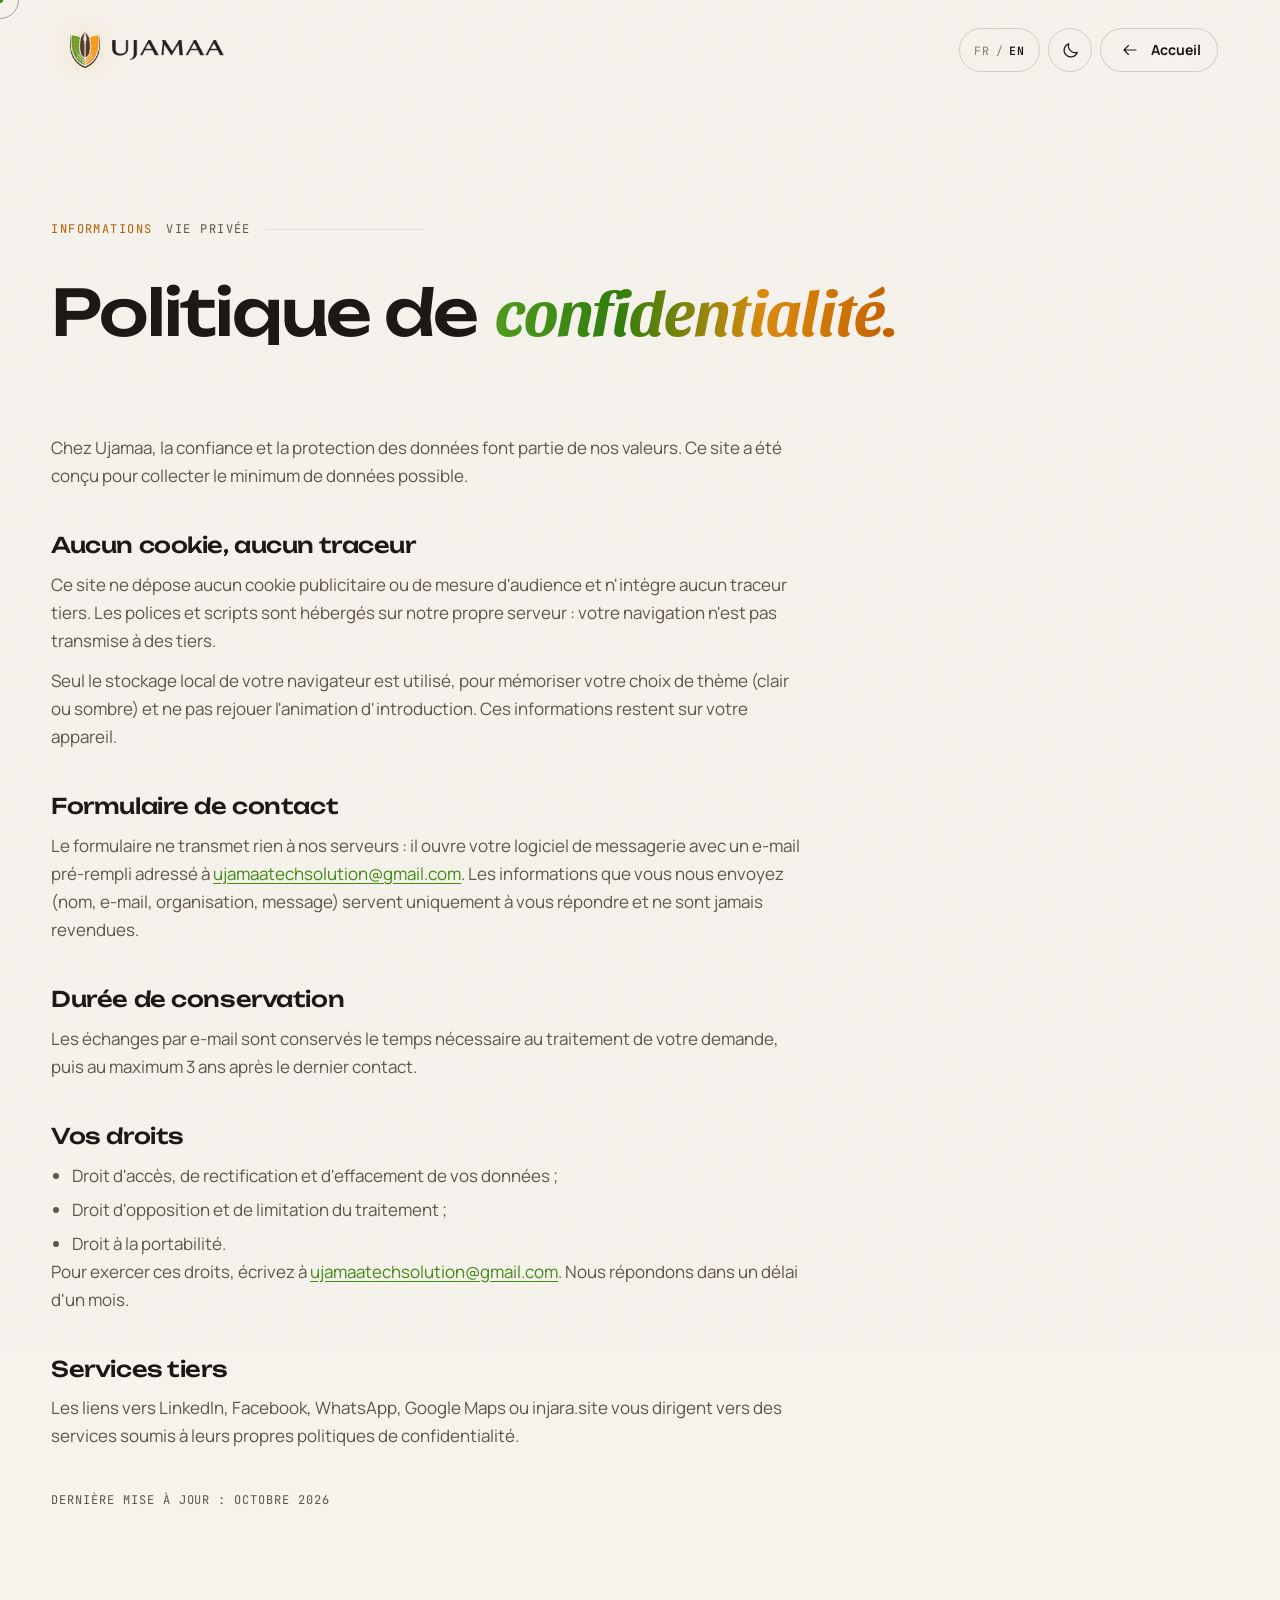
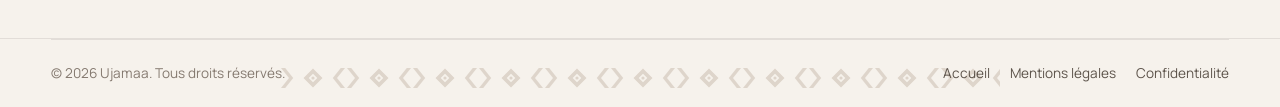
<file: confidentialite.html>
<!doctype html>
<html lang="fr-CM" dir="ltr">
<head>
  <meta charset="utf-8">
  <meta name="viewport" content="width=device-width, initial-scale=1, viewport-fit=cover">
  <script>!function(d){d.classList.add('js');var t;try{sessionStorage.getItem('uj-t')&&d.classList.add('is-entering');t=localStorage.getItem('uj-theme')}catch(e){}d.dataset.theme=t||(matchMedia('(prefers-color-scheme: light)').matches?'light':'dark')}(document.documentElement)</script>
  <title>Politique de confidentialité | Ujamaa</title>
  <meta name="description" content="Politique de confidentialité du site Ujamaa : aucun cookie, aucun traceur, données traitées uniquement lorsque vous nous contactez.">
  <meta name="robots" content="index, follow">
  <link rel="canonical" href="https://www.ujamaa.cm/confidentialite.html">
  <link rel="alternate" hreflang="fr" href="https://www.ujamaa.cm/confidentialite.html">
  <link rel="alternate" hreflang="en" href="https://www.ujamaa.cm/en/privacy.html">
  <link rel="alternate" hreflang="x-default" href="https://www.ujamaa.cm/confidentialite.html">
  <meta name="theme-color" content="#0c0b0a" media="(prefers-color-scheme: dark)">
  <meta name="theme-color" content="#f6f2ec" media="(prefers-color-scheme: light)">
  <meta name="color-scheme" content="dark light">
  <link rel="icon" href="/favicon.ico?v=3" sizes="48x48">
  <link rel="icon" href="/assets/img/icon-192.png?v=3" type="image/png" sizes="192x192">
  <link rel="apple-touch-icon" href="/assets/img/apple-touch-icon.png?v=3">
  <link rel="manifest" href="/site.webmanifest">
  <link rel="preload" href="/assets/fonts/unbounded-latin-wght-normal.woff2" as="font" type="font/woff2" crossorigin>
  <link rel="stylesheet" href="/assets/css/main.css?v=20261109">
</head>
<body>
  <a class="skip-link" href="#contenu">Aller au contenu</a>
  <div class="curtain" aria-hidden="true"><span></span><span></span><span></span><span></span><span></span></div>
  <div class="cursor" aria-hidden="true"><div class="cursor__ring"><span></span></div><div class="cursor__dot"></div></div>
  <div class="grain" aria-hidden="true"></div>
  <header class="nav" role="banner">
    <div class="container">
      <div class="nav__bar">
        <a class="brand" href="/" aria-label="Ujamaa — accueil">
          <img class="brand__shield" src="/assets/img/shield-color.webp" alt="" width="756" height="900">
          <img class="brand__word" src="/assets/img/wordmark-white.webp" alt="Ujamaa" width="1200" height="211">
        </a>
        <div class="nav__right" style="gap:8px">
          <a class="lang-switch" href="/en/privacy.html" hreflang="en" lang="en" aria-label="English version"><span aria-hidden="true">FR</span><b aria-hidden="true">EN</b></a>
          <button class="theme-toggle" type="button" data-theme-toggle aria-label="Basculer le thème clair / sombre" style="display:inline-flex"><svg class="ico ico--sun" aria-hidden="true"><use href="/assets/img/icons.svg?v=20261109#i-sun"/></svg><svg class="ico ico--moon" aria-hidden="true"><use href="/assets/img/icons.svg?v=20261109#i-moon"/></svg></button>
          <a class="btn btn--ghost btn--sm" href="/"><svg class="ico" aria-hidden="true"><use href="/assets/img/icons.svg?v=20261109#i-arrow-l"/></svg> Accueil</a>
        </div>
      </div>
    </div>
  </header>

  <main id="contenu" class="legal">
    <section class="page-hero container">
      <p class="section-label"><span>Informations</span><span>Vie privée</span></p>
      <h1 class="display h-lg" data-split>Politique de <span class="accent">confidentialité.</span></h1>
    </section>
    <div class="container">
      <article class="prose">
        <p>Chez Ujamaa, la confiance et la protection des données font partie de nos valeurs. Ce site a été conçu pour collecter le minimum de données possible.</p>

        <h2>Aucun cookie, aucun traceur</h2>
        <p>Ce site ne dépose aucun cookie publicitaire ou de mesure d'audience et n'intègre aucun traceur tiers. Les polices et scripts sont hébergés sur notre propre serveur : votre navigation n'est pas transmise à des tiers.</p>
        <p>Seul le stockage local de votre navigateur est utilisé, pour mémoriser votre choix de thème (clair ou sombre) et ne pas rejouer l'animation d'introduction. Ces informations restent sur votre appareil.</p>

        <h2>Formulaire de contact</h2>
        <p>Le formulaire ne transmet rien à nos serveurs : il ouvre votre logiciel de messagerie avec un e-mail pré-rempli adressé à <a href="mailto:ujamaatechsolution@gmail.com">ujamaatechsolution@gmail.com</a>. Les informations que vous nous envoyez (nom, e-mail, organisation, message) servent uniquement à vous répondre et ne sont jamais revendues.</p>

        <h2>Durée de conservation</h2>
        <p>Les échanges par e-mail sont conservés le temps nécessaire au traitement de votre demande, puis au maximum 3 ans après le dernier contact.</p>

        <h2>Vos droits</h2>
        <ul>
          <li>Droit d'accès, de rectification et d'effacement de vos données ;</li>
          <li>Droit d'opposition et de limitation du traitement ;</li>
          <li>Droit à la portabilité.</li>
        </ul>
        <p>Pour exercer ces droits, écrivez à <a href="mailto:ujamaatechsolution@gmail.com">ujamaatechsolution@gmail.com</a>. Nous répondons dans un délai d'un mois.</p>

        <h2>Services tiers</h2>
        <p>Les liens vers LinkedIn, Facebook, WhatsApp, Google Maps ou injara.site vous dirigent vers des services soumis à leurs propres politiques de confidentialité.</p>

        <p style="margin-top:40px" class="mono">Dernière mise à jour : octobre 2026</p>
      </article>
    </div>
  </main>
  <footer class="footer" role="contentinfo" style="padding-top:0">
    <div class="container">
      <div class="footer__bottom">
        <span>© <span data-year>2026</span> Ujamaa. Tous droits réservés.</span>
        <nav aria-label="Informations légales">
          <a href="/">Accueil</a>
          <a href="/mentions-legales.html">Mentions légales</a>
          <a href="/confidentialite.html">Confidentialité</a>
        </nav>
      </div>
    </div>
  </footer>
  <script src="/assets/vendor/gsap.min.js" defer></script>
  <script src="/assets/vendor/ScrollTrigger.min.js" defer></script>
  <script src="/assets/vendor/SplitText.min.js" defer></script>
  <script src="/assets/vendor/lenis.min.js" defer></script>
  <script src="/assets/js/main.js?v=20261109" defer></script>
</body>
</html>
</file>
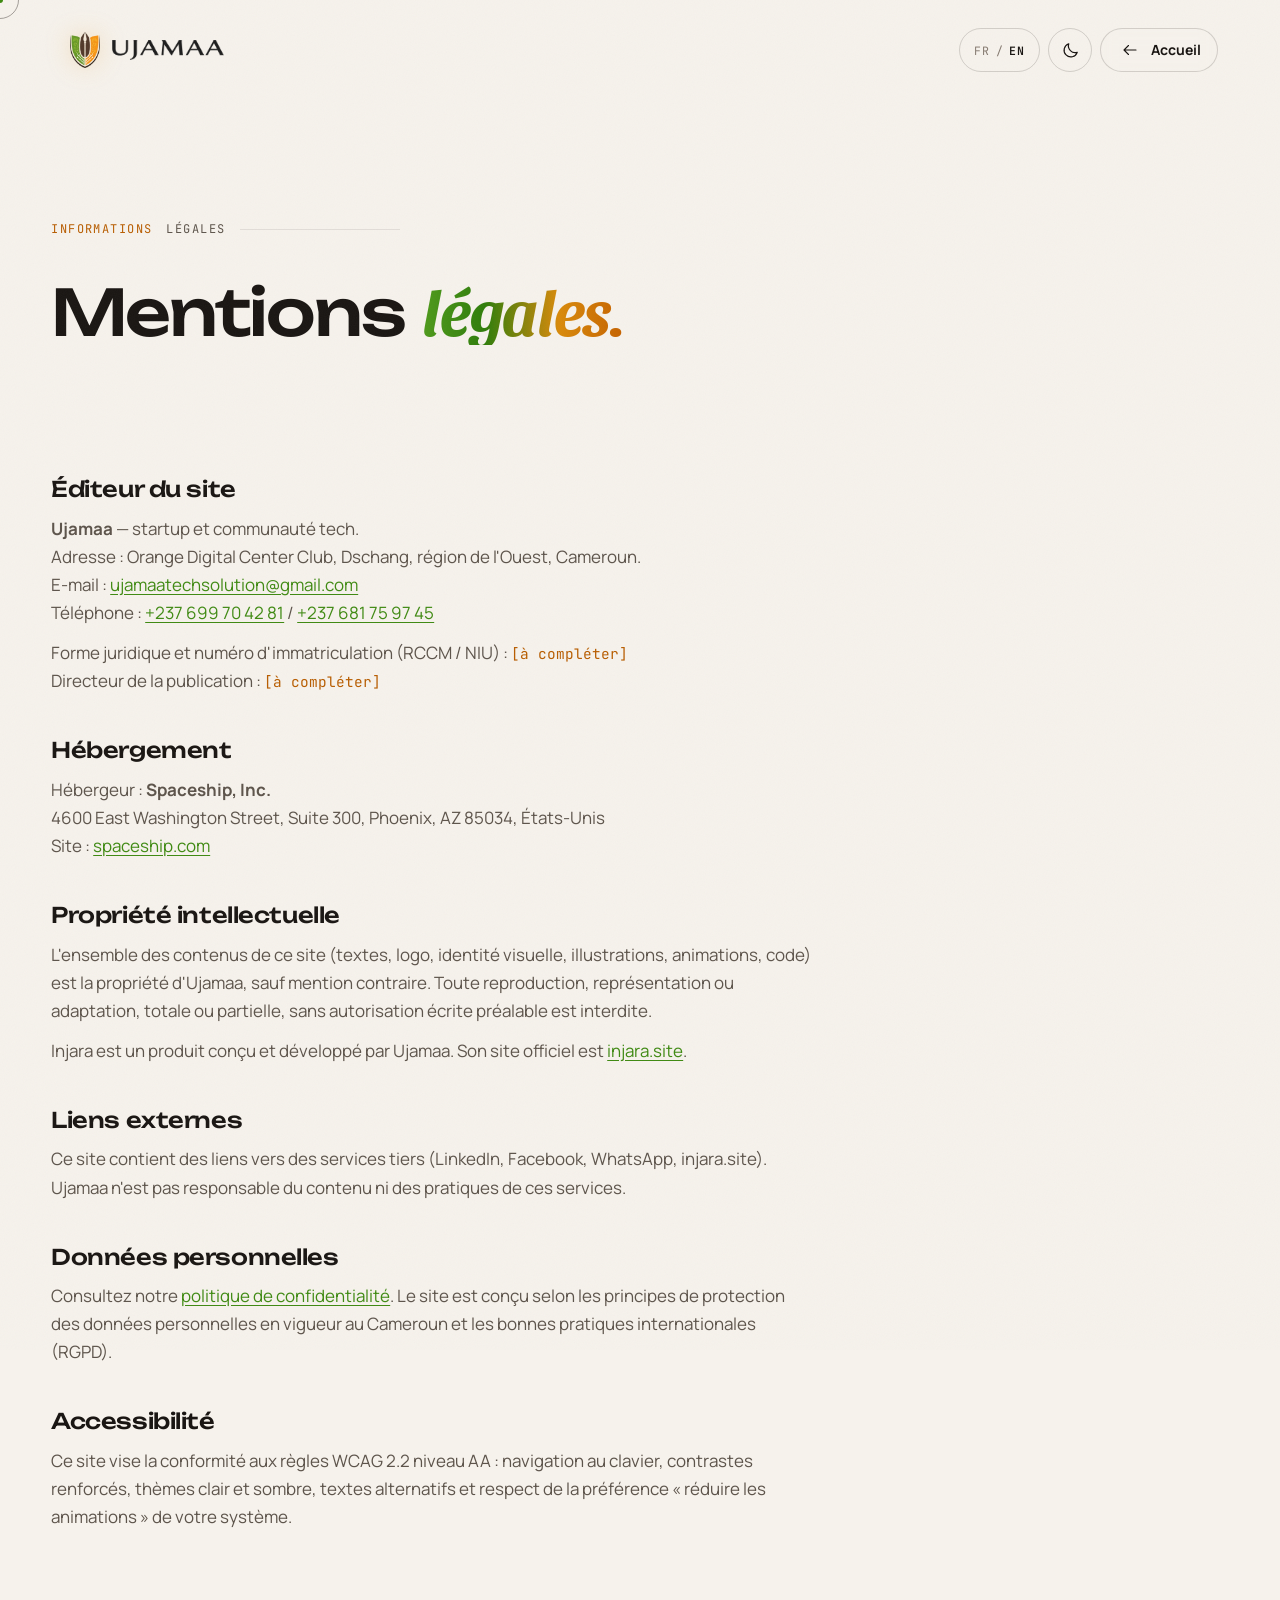
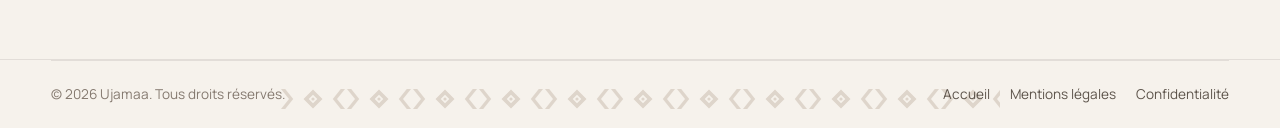
<file: mentions-legales.html>
<!doctype html>
<html lang="fr-CM" dir="ltr">
<head>
  <meta charset="utf-8">
  <meta name="viewport" content="width=device-width, initial-scale=1, viewport-fit=cover">
  <script>!function(d){d.classList.add('js');var t;try{sessionStorage.getItem('uj-t')&&d.classList.add('is-entering');t=localStorage.getItem('uj-theme')}catch(e){}d.dataset.theme=t||(matchMedia('(prefers-color-scheme: light)').matches?'light':'dark')}(document.documentElement)</script>
  <title>Mentions légales | Ujamaa</title>
  <meta name="description" content="Mentions légales du site Ujamaa : éditeur, hébergement, propriété intellectuelle et contact.">
  <meta name="robots" content="index, follow">
  <link rel="canonical" href="https://www.ujamaa.cm/mentions-legales.html">
  <link rel="alternate" hreflang="fr" href="https://www.ujamaa.cm/mentions-legales.html">
  <link rel="alternate" hreflang="en" href="https://www.ujamaa.cm/en/legal-notice.html">
  <link rel="alternate" hreflang="x-default" href="https://www.ujamaa.cm/mentions-legales.html">
  <meta name="theme-color" content="#0c0b0a" media="(prefers-color-scheme: dark)">
  <meta name="theme-color" content="#f6f2ec" media="(prefers-color-scheme: light)">
  <meta name="color-scheme" content="dark light">
  <link rel="icon" href="/favicon.ico?v=3" sizes="48x48">
  <link rel="icon" href="/assets/img/icon-192.png?v=3" type="image/png" sizes="192x192">
  <link rel="apple-touch-icon" href="/assets/img/apple-touch-icon.png?v=3">
  <link rel="manifest" href="/site.webmanifest">
  <link rel="preload" href="/assets/fonts/unbounded-latin-wght-normal.woff2" as="font" type="font/woff2" crossorigin>
  <link rel="stylesheet" href="/assets/css/main.css?v=20261109">
</head>
<body>
  <a class="skip-link" href="#contenu">Aller au contenu</a>
  <div class="curtain" aria-hidden="true"><span></span><span></span><span></span><span></span><span></span></div>
  <div class="cursor" aria-hidden="true"><div class="cursor__ring"><span></span></div><div class="cursor__dot"></div></div>
  <div class="grain" aria-hidden="true"></div>
  <header class="nav" role="banner">
    <div class="container">
      <div class="nav__bar">
        <a class="brand" href="/" aria-label="Ujamaa — accueil">
          <img class="brand__shield" src="/assets/img/shield-color.webp" alt="" width="756" height="900">
          <img class="brand__word" src="/assets/img/wordmark-white.webp" alt="Ujamaa" width="1200" height="211">
        </a>
        <div class="nav__right" style="gap:8px">
          <a class="lang-switch" href="/en/legal-notice.html" hreflang="en" lang="en" aria-label="English version"><span aria-hidden="true">FR</span><b aria-hidden="true">EN</b></a>
          <button class="theme-toggle" type="button" data-theme-toggle aria-label="Basculer le thème clair / sombre" style="display:inline-flex"><svg class="ico ico--sun" aria-hidden="true"><use href="/assets/img/icons.svg?v=20261109#i-sun"/></svg><svg class="ico ico--moon" aria-hidden="true"><use href="/assets/img/icons.svg?v=20261109#i-moon"/></svg></button>
          <a class="btn btn--ghost btn--sm" href="/"><svg class="ico" aria-hidden="true"><use href="/assets/img/icons.svg?v=20261109#i-arrow-l"/></svg> Accueil</a>
        </div>
      </div>
    </div>
  </header>

  <main id="contenu" class="legal">
    <section class="page-hero container">
      <p class="section-label"><span>Informations</span><span>Légales</span></p>
      <h1 class="display h-lg" data-split>Mentions <span class="accent">légales.</span></h1>
    </section>
    <div class="container">
      <article class="prose">
        <h2>Éditeur du site</h2>
        <p><strong>Ujamaa</strong> — startup et communauté tech.<br>
        Adresse : Orange Digital Center Club, Dschang, région de l'Ouest, Cameroun.<br>
        E-mail : <a href="mailto:ujamaatechsolution@gmail.com">ujamaatechsolution@gmail.com</a><br>
        Téléphone : <a href="tel:+237699704281">+237 699 70 42 81</a> / <a href="tel:+237681759745">+237 681 75 97 45</a></p>
        <p>Forme juridique et numéro d'immatriculation (RCCM / NIU) : <span class="todo">[à compléter]</span><br>
        Directeur de la publication : <span class="todo">[à compléter]</span></p>

        <h2>Hébergement</h2>
        <p>Hébergeur : <strong>Spaceship, Inc.</strong><br>
        4600 East Washington Street, Suite 300, Phoenix, AZ 85034, États-Unis<br>
        Site : <a href="https://www.spaceship.com/" target="_blank" rel="noopener">spaceship.com</a></p>

        <h2>Propriété intellectuelle</h2>
        <p>L'ensemble des contenus de ce site (textes, logo, identité visuelle, illustrations, animations, code) est la propriété d'Ujamaa, sauf mention contraire. Toute reproduction, représentation ou adaptation, totale ou partielle, sans autorisation écrite préalable est interdite.</p>
        <p>Injara est un produit conçu et développé par Ujamaa. Son site officiel est <a href="https://www.injara.site/" target="_blank" rel="noopener">injara.site</a>.</p>

        <h2>Liens externes</h2>
        <p>Ce site contient des liens vers des services tiers (LinkedIn, Facebook, WhatsApp, injara.site). Ujamaa n'est pas responsable du contenu ni des pratiques de ces services.</p>

        <h2>Données personnelles</h2>
        <p>Consultez notre <a href="/confidentialite.html">politique de confidentialité</a>. Le site est conçu selon les principes de protection des données personnelles en vigueur au Cameroun et les bonnes pratiques internationales (RGPD).</p>

        <h2>Accessibilité</h2>
        <p>Ce site vise la conformité aux règles WCAG 2.2 niveau AA : navigation au clavier, contrastes renforcés, thèmes clair et sombre, textes alternatifs et respect de la préférence « réduire les animations » de votre système.</p>
      </article>
    </div>
  </main>
  <footer class="footer" role="contentinfo" style="padding-top:0">
    <div class="container">
      <div class="footer__bottom">
        <span>© <span data-year>2026</span> Ujamaa. Tous droits réservés.</span>
        <nav aria-label="Informations légales">
          <a href="/">Accueil</a>
          <a href="/mentions-legales.html">Mentions légales</a>
          <a href="/confidentialite.html">Confidentialité</a>
        </nav>
      </div>
    </div>
  </footer>
  <script src="/assets/vendor/gsap.min.js" defer></script>
  <script src="/assets/vendor/ScrollTrigger.min.js" defer></script>
  <script src="/assets/vendor/SplitText.min.js" defer></script>
  <script src="/assets/vendor/lenis.min.js" defer></script>
  <script src="/assets/js/main.js?v=20261109" defer></script>
</body>
</html>
</file>
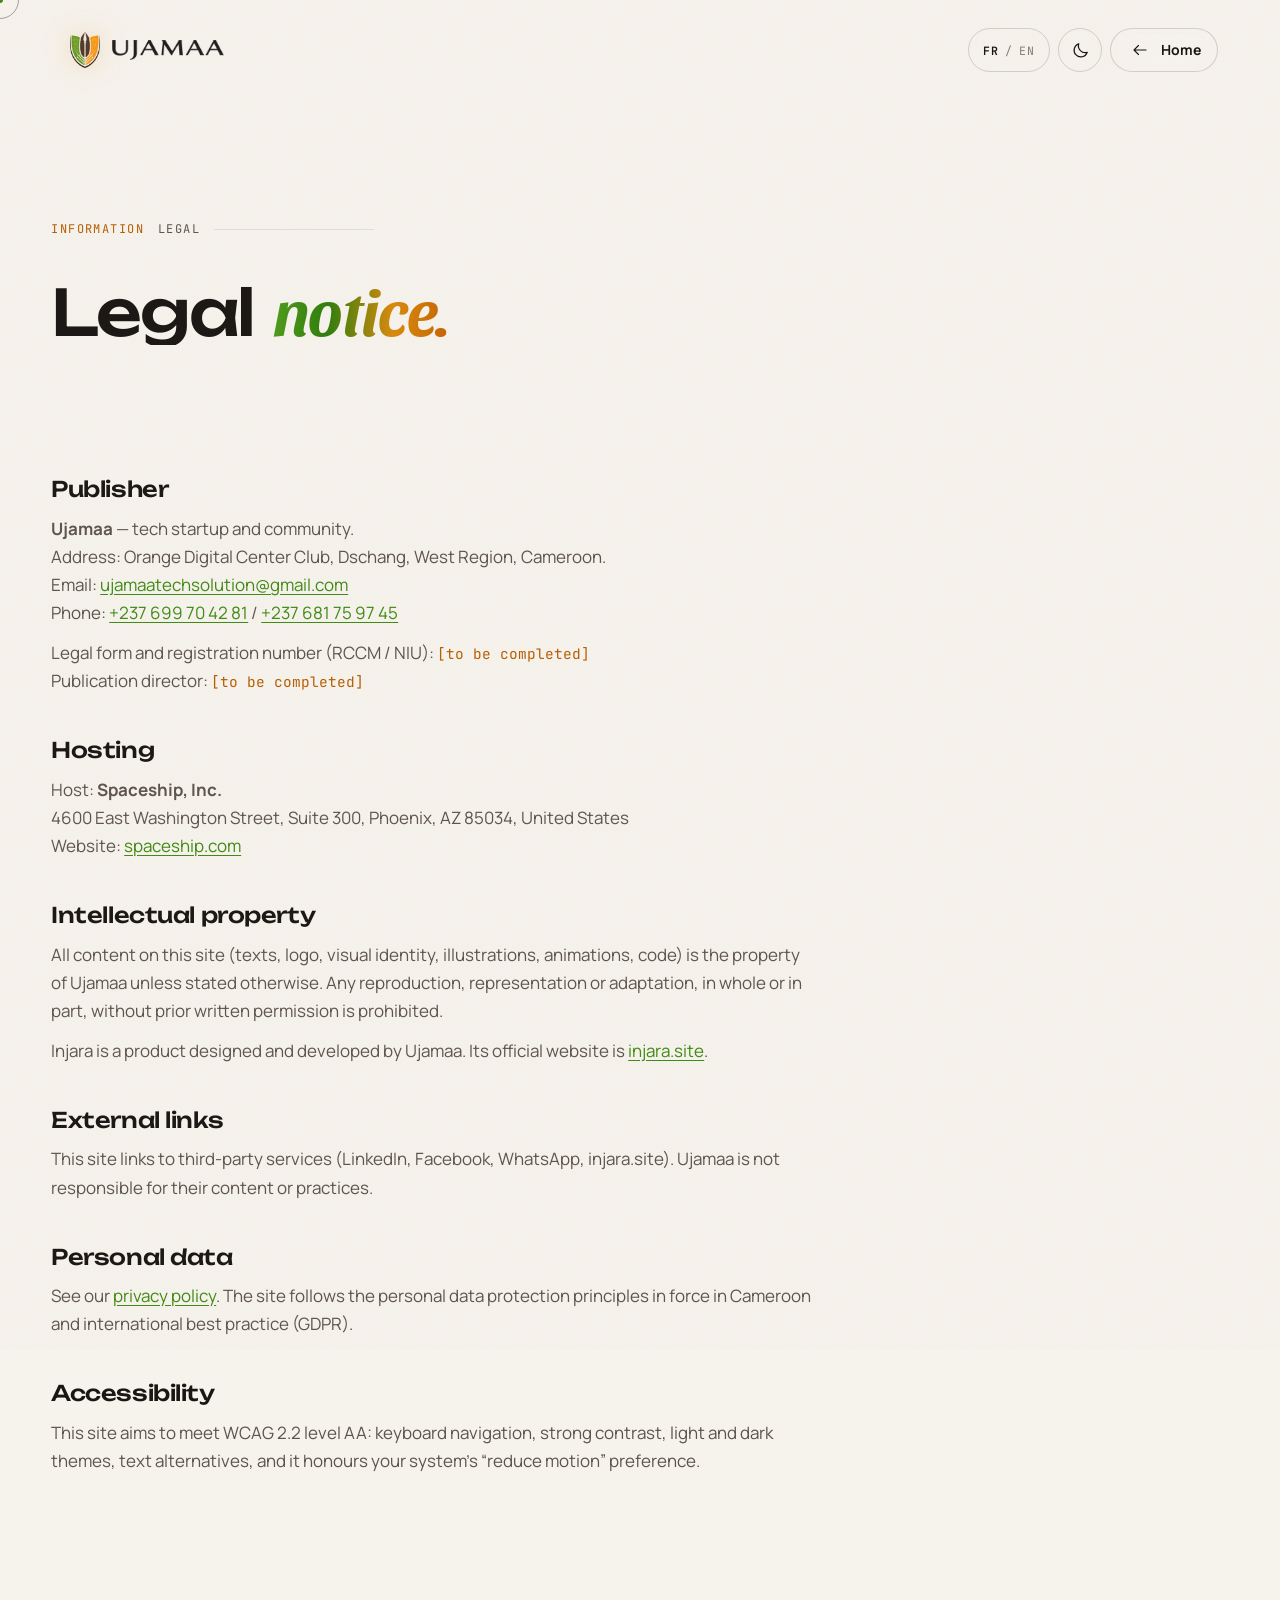
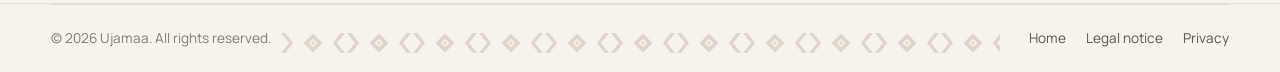
<file: en/legal-notice.html>
<!doctype html>
<html lang="en" dir="ltr">
<head>
  <meta charset="utf-8">
  <meta name="viewport" content="width=device-width, initial-scale=1, viewport-fit=cover">
  <script>!function(d){d.classList.add('js');var t;try{sessionStorage.getItem('uj-t')&&d.classList.add('is-entering');t=localStorage.getItem('uj-theme')}catch(e){}d.dataset.theme=t||(matchMedia('(prefers-color-scheme: light)').matches?'light':'dark')}(document.documentElement)</script>
  <title>Legal notice | Ujamaa</title>
  <meta name="description" content="Legal notice of the Ujamaa website: publisher, hosting, intellectual property and contact.">
  <meta name="robots" content="index, follow">
  <link rel="canonical" href="https://www.ujamaa.cm/en/legal-notice.html">
  <link rel="alternate" hreflang="fr" href="https://www.ujamaa.cm/mentions-legales.html">
  <link rel="alternate" hreflang="en" href="https://www.ujamaa.cm/en/legal-notice.html">
  <link rel="alternate" hreflang="x-default" href="https://www.ujamaa.cm/mentions-legales.html">
  <meta name="theme-color" content="#0c0b0a" media="(prefers-color-scheme: dark)">
  <meta name="theme-color" content="#f6f2ec" media="(prefers-color-scheme: light)">
  <meta name="color-scheme" content="dark light">
  <link rel="icon" href="/favicon.ico?v=3" sizes="48x48">
  <link rel="icon" href="/assets/img/icon-192.png?v=3" type="image/png" sizes="192x192">
  <link rel="apple-touch-icon" href="/assets/img/apple-touch-icon.png?v=3">
  <link rel="manifest" href="/site.webmanifest">
  <link rel="preload" href="/assets/fonts/unbounded-latin-wght-normal.woff2" as="font" type="font/woff2" crossorigin>
  <link rel="stylesheet" href="/assets/css/main.css?v=20261109">
</head>
<body>
  <a class="skip-link" href="#contenu">Skip to content</a>
  <div class="curtain" aria-hidden="true"><span></span><span></span><span></span><span></span><span></span></div>
  <div class="cursor" aria-hidden="true"><div class="cursor__ring"><span></span></div><div class="cursor__dot"></div></div>
  <div class="grain" aria-hidden="true"></div>
  <header class="nav" role="banner">
    <div class="container">
      <div class="nav__bar">
        <a class="brand" href="/en/" aria-label="Ujamaa — home">
          <img class="brand__shield" src="/assets/img/shield-color.webp" alt="" width="756" height="900">
          <img class="brand__word" src="/assets/img/wordmark-white.webp" alt="Ujamaa" width="1200" height="211">
        </a>
        <div class="nav__right" style="gap:8px">
          <a class="lang-switch" href="/mentions-legales.html" hreflang="fr" lang="fr" aria-label="Version française"><b aria-hidden="true">FR</b><span aria-hidden="true">EN</span></a>
          <button class="theme-toggle" type="button" data-theme-toggle aria-label="Toggle light / dark theme" style="display:inline-flex"><svg class="ico ico--sun" aria-hidden="true"><use href="/assets/img/icons.svg?v=20261109#i-sun"/></svg><svg class="ico ico--moon" aria-hidden="true"><use href="/assets/img/icons.svg?v=20261109#i-moon"/></svg></button>
          <a class="btn btn--ghost btn--sm" href="/en/"><svg class="ico" aria-hidden="true"><use href="/assets/img/icons.svg?v=20261109#i-arrow-l"/></svg> Home</a>
        </div>
      </div>
    </div>
  </header>

  <main id="contenu" class="legal">
    <section class="page-hero container">
      <p class="section-label"><span>Information</span><span>Legal</span></p>
      <h1 class="display h-lg" data-split>Legal <span class="accent">notice.</span></h1>
    </section>
    <div class="container">
      <article class="prose">
        <h2>Publisher</h2>
        <p><strong>Ujamaa</strong> — tech startup and community.<br>
        Address: Orange Digital Center Club, Dschang, West Region, Cameroon.<br>
        Email: <a href="mailto:ujamaatechsolution@gmail.com">ujamaatechsolution@gmail.com</a><br>
        Phone: <a href="tel:+237699704281">+237 699 70 42 81</a> / <a href="tel:+237681759745">+237 681 75 97 45</a></p>
        <p>Legal form and registration number (RCCM / NIU): <span class="todo">[to be completed]</span><br>
        Publication director: <span class="todo">[to be completed]</span></p>

        <h2>Hosting</h2>
        <p>Host: <strong>Spaceship, Inc.</strong><br>
        4600 East Washington Street, Suite 300, Phoenix, AZ 85034, United States<br>
        Website: <a href="https://www.spaceship.com/" target="_blank" rel="noopener">spaceship.com</a></p>

        <h2>Intellectual property</h2>
        <p>All content on this site (texts, logo, visual identity, illustrations, animations, code) is the property of Ujamaa unless stated otherwise. Any reproduction, representation or adaptation, in whole or in part, without prior written permission is prohibited.</p>
        <p>Injara is a product designed and developed by Ujamaa. Its official website is <a href="https://www.injara.site/" target="_blank" rel="noopener">injara.site</a>.</p>

        <h2>External links</h2>
        <p>This site links to third-party services (LinkedIn, Facebook, WhatsApp, injara.site). Ujamaa is not responsible for their content or practices.</p>

        <h2>Personal data</h2>
        <p>See our <a href="/en/privacy.html">privacy policy</a>. The site follows the personal data protection principles in force in Cameroon and international best practice (GDPR).</p>

        <h2>Accessibility</h2>
        <p>This site aims to meet WCAG 2.2 level AA: keyboard navigation, strong contrast, light and dark themes, text alternatives, and it honours your system's “reduce motion” preference.</p>
      </article>
    </div>
  </main>
  <footer class="footer" role="contentinfo" style="padding-top:0">
    <div class="container">
      <div class="footer__bottom">
        <span>© <span data-year>2026</span> Ujamaa. All rights reserved.</span>
        <nav aria-label="Legal information">
          <a href="/en/">Home</a>
          <a href="/en/legal-notice.html">Legal notice</a>
          <a href="/en/privacy.html">Privacy</a>
        </nav>
      </div>
    </div>
  </footer>
  <script src="/assets/vendor/gsap.min.js" defer></script>
  <script src="/assets/vendor/ScrollTrigger.min.js" defer></script>
  <script src="/assets/vendor/SplitText.min.js" defer></script>
  <script src="/assets/vendor/lenis.min.js" defer></script>
  <script src="/assets/js/main.js?v=20261109" defer></script>
</body>
</html>
</file>
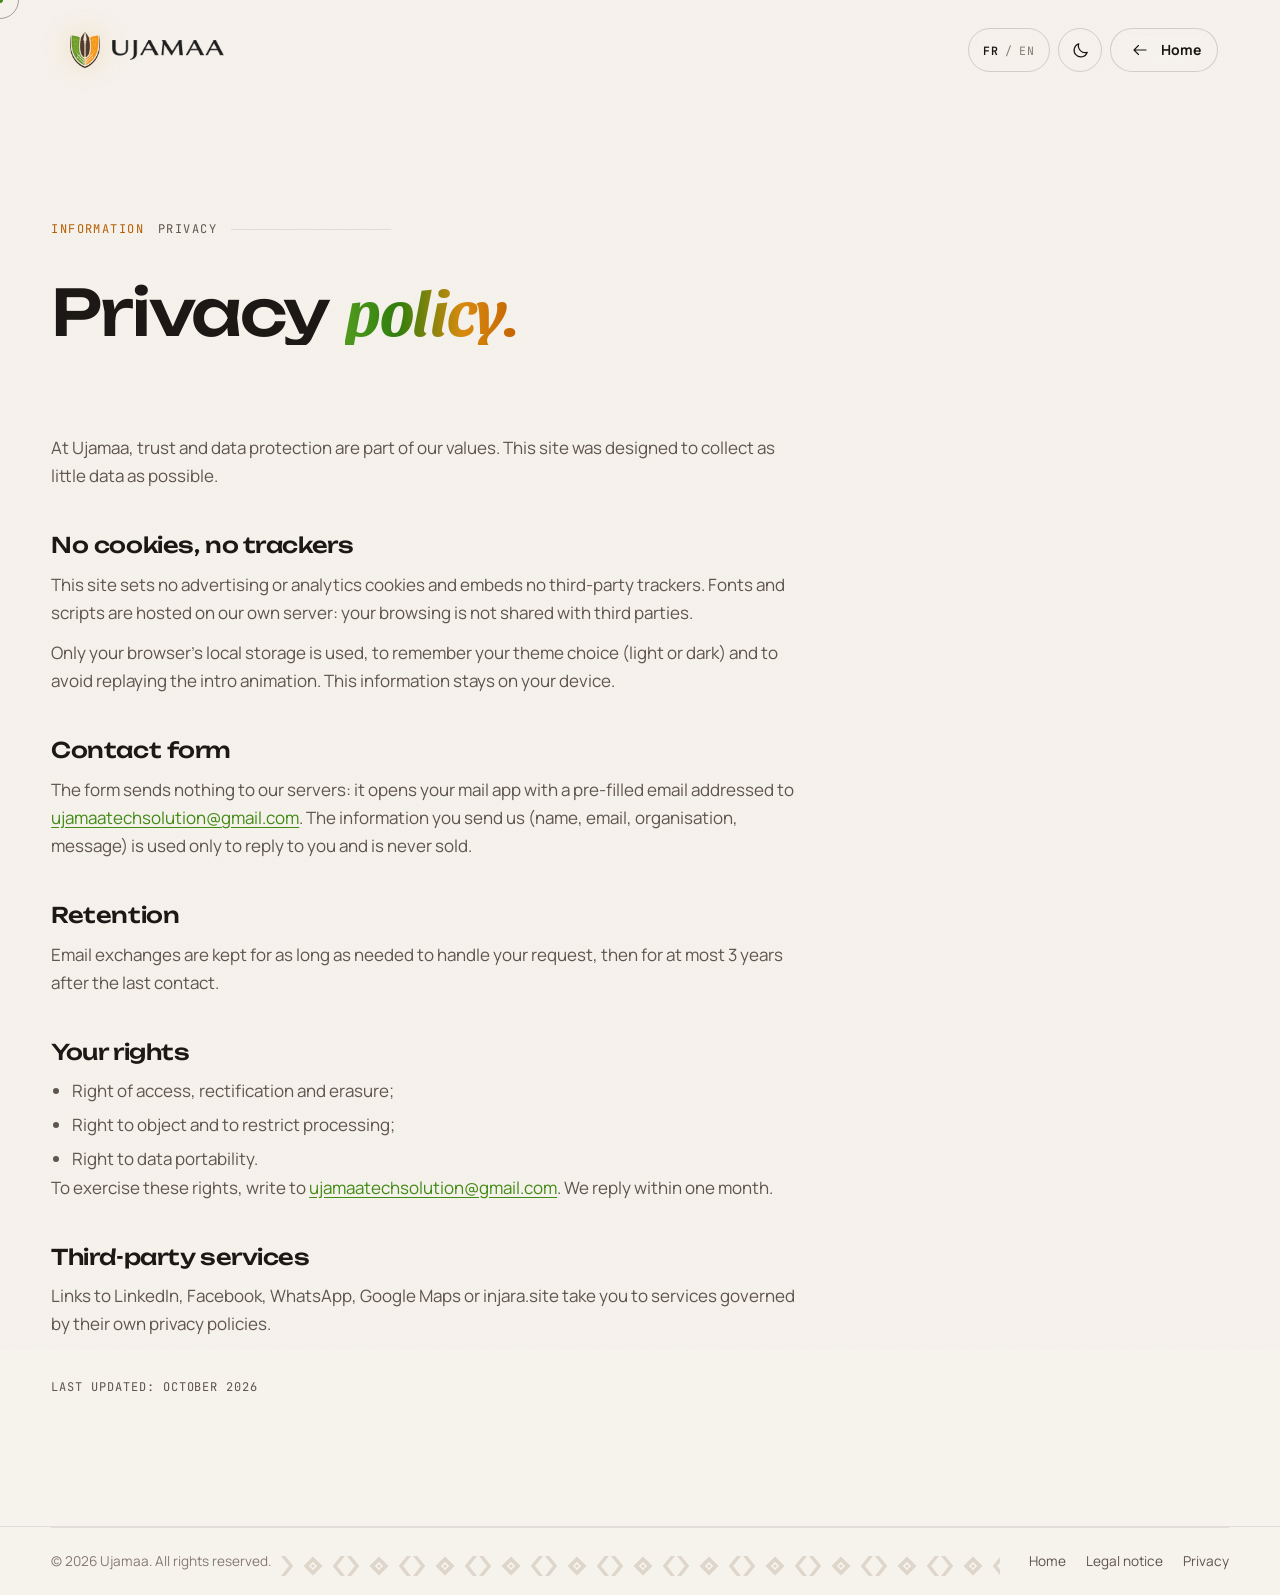
<file: en/privacy.html>
<!doctype html>
<html lang="en" dir="ltr">
<head>
  <meta charset="utf-8">
  <meta name="viewport" content="width=device-width, initial-scale=1, viewport-fit=cover">
  <script>!function(d){d.classList.add('js');var t;try{sessionStorage.getItem('uj-t')&&d.classList.add('is-entering');t=localStorage.getItem('uj-theme')}catch(e){}d.dataset.theme=t||(matchMedia('(prefers-color-scheme: light)').matches?'light':'dark')}(document.documentElement)</script>
  <title>Privacy policy | Ujamaa</title>
  <meta name="description" content="Privacy policy of the Ujamaa website: no cookies, no trackers, data processed only when you contact us.">
  <meta name="robots" content="index, follow">
  <link rel="canonical" href="https://www.ujamaa.cm/en/privacy.html">
  <link rel="alternate" hreflang="fr" href="https://www.ujamaa.cm/confidentialite.html">
  <link rel="alternate" hreflang="en" href="https://www.ujamaa.cm/en/privacy.html">
  <link rel="alternate" hreflang="x-default" href="https://www.ujamaa.cm/confidentialite.html">
  <meta name="theme-color" content="#0c0b0a" media="(prefers-color-scheme: dark)">
  <meta name="theme-color" content="#f6f2ec" media="(prefers-color-scheme: light)">
  <meta name="color-scheme" content="dark light">
  <link rel="icon" href="/favicon.ico?v=3" sizes="48x48">
  <link rel="icon" href="/assets/img/icon-192.png?v=3" type="image/png" sizes="192x192">
  <link rel="apple-touch-icon" href="/assets/img/apple-touch-icon.png?v=3">
  <link rel="manifest" href="/site.webmanifest">
  <link rel="preload" href="/assets/fonts/unbounded-latin-wght-normal.woff2" as="font" type="font/woff2" crossorigin>
  <link rel="stylesheet" href="/assets/css/main.css?v=20261109">
</head>
<body>
  <a class="skip-link" href="#contenu">Skip to content</a>
  <div class="curtain" aria-hidden="true"><span></span><span></span><span></span><span></span><span></span></div>
  <div class="cursor" aria-hidden="true"><div class="cursor__ring"><span></span></div><div class="cursor__dot"></div></div>
  <div class="grain" aria-hidden="true"></div>
  <header class="nav" role="banner">
    <div class="container">
      <div class="nav__bar">
        <a class="brand" href="/en/" aria-label="Ujamaa — home">
          <img class="brand__shield" src="/assets/img/shield-color.webp" alt="" width="756" height="900">
          <img class="brand__word" src="/assets/img/wordmark-white.webp" alt="Ujamaa" width="1200" height="211">
        </a>
        <div class="nav__right" style="gap:8px">
          <a class="lang-switch" href="/confidentialite.html" hreflang="fr" lang="fr" aria-label="Version française"><b aria-hidden="true">FR</b><span aria-hidden="true">EN</span></a>
          <button class="theme-toggle" type="button" data-theme-toggle aria-label="Toggle light / dark theme" style="display:inline-flex"><svg class="ico ico--sun" aria-hidden="true"><use href="/assets/img/icons.svg?v=20261109#i-sun"/></svg><svg class="ico ico--moon" aria-hidden="true"><use href="/assets/img/icons.svg?v=20261109#i-moon"/></svg></button>
          <a class="btn btn--ghost btn--sm" href="/en/"><svg class="ico" aria-hidden="true"><use href="/assets/img/icons.svg?v=20261109#i-arrow-l"/></svg> Home</a>
        </div>
      </div>
    </div>
  </header>

  <main id="contenu" class="legal">
    <section class="page-hero container">
      <p class="section-label"><span>Information</span><span>Privacy</span></p>
      <h1 class="display h-lg" data-split>Privacy <span class="accent">policy.</span></h1>
    </section>
    <div class="container">
      <article class="prose">
        <p>At Ujamaa, trust and data protection are part of our values. This site was designed to collect as little data as possible.</p>

        <h2>No cookies, no trackers</h2>
        <p>This site sets no advertising or analytics cookies and embeds no third-party trackers. Fonts and scripts are hosted on our own server: your browsing is not shared with third parties.</p>
        <p>Only your browser's local storage is used, to remember your theme choice (light or dark) and to avoid replaying the intro animation. This information stays on your device.</p>

        <h2>Contact form</h2>
        <p>The form sends nothing to our servers: it opens your mail app with a pre-filled email addressed to <a href="mailto:ujamaatechsolution@gmail.com">ujamaatechsolution@gmail.com</a>. The information you send us (name, email, organisation, message) is used only to reply to you and is never sold.</p>

        <h2>Retention</h2>
        <p>Email exchanges are kept for as long as needed to handle your request, then for at most 3 years after the last contact.</p>

        <h2>Your rights</h2>
        <ul>
          <li>Right of access, rectification and erasure;</li>
          <li>Right to object and to restrict processing;</li>
          <li>Right to data portability.</li>
        </ul>
        <p>To exercise these rights, write to <a href="mailto:ujamaatechsolution@gmail.com">ujamaatechsolution@gmail.com</a>. We reply within one month.</p>

        <h2>Third-party services</h2>
        <p>Links to LinkedIn, Facebook, WhatsApp, Google Maps or injara.site take you to services governed by their own privacy policies.</p>

        <p style="margin-top:40px" class="mono">Last updated: October 2026</p>
      </article>
    </div>
  </main>
  <footer class="footer" role="contentinfo" style="padding-top:0">
    <div class="container">
      <div class="footer__bottom">
        <span>© <span data-year>2026</span> Ujamaa. All rights reserved.</span>
        <nav aria-label="Legal information">
          <a href="/en/">Home</a>
          <a href="/en/legal-notice.html">Legal notice</a>
          <a href="/en/privacy.html">Privacy</a>
        </nav>
      </div>
    </div>
  </footer>
  <script src="/assets/vendor/gsap.min.js" defer></script>
  <script src="/assets/vendor/ScrollTrigger.min.js" defer></script>
  <script src="/assets/vendor/SplitText.min.js" defer></script>
  <script src="/assets/vendor/lenis.min.js" defer></script>
  <script src="/assets/js/main.js?v=20261109" defer></script>
</body>
</html>
</file>
<file: assets/css/main.css>
/* ==========================================================================
   UJAMAA — Feuille de style principale
   Charte : vert #549D22 / #B6E972 / #127C05 · orange #FFA716 / #DB7000 / #E79612
            marron #673D1F / #5D4436 / #352E29 · noirs #1A1A1A / #000 · blancs
   ========================================================================== */

/* ---------- Polices (auto-hébergées, aucune requête tierce) ---------- */
@font-face {
  font-family: "Unbounded";
  src: url("../fonts/unbounded-latin-wght-normal.woff2") format("woff2-variations");
  font-weight: 200 900;
  font-display: swap;
}
@font-face {
  font-family: "Manrope";
  src: url("../fonts/manrope-latin-wght-normal.woff2") format("woff2-variations");
  font-weight: 200 800;
  font-display: swap;
}
@font-face {
  font-family: "JetBrains Mono";
  src: url("../fonts/jetbrains-mono-latin-wght-normal.woff2") format("woff2-variations");
  font-weight: 100 800;
  font-display: swap;
}
@font-face {
  font-family: "Sansita";
  src: url("../fonts/sansita-latin-400-italic.woff2") format("woff2");
  font-weight: 400;
  font-style: italic;
  font-display: swap;
}
@font-face {
  font-family: "Sansita";
  src: url("../fonts/sansita-latin-700-italic.woff2") format("woff2");
  font-weight: 700;
  font-style: italic;
  font-display: swap;
}

/* ---------- Tokens ---------- */
:root {
  --bg: #0c0b0a;
  --bg-2: #12100e;
  --surface: #191614;
  --surface-2: #211d1a;
  --line: rgba(255, 238, 220, 0.09);
  --line-2: rgba(255, 238, 220, 0.16);
  --line-3: rgba(244, 239, 233, 0.45);
  --nav-bg: rgba(18, 16, 14, 0.72);
  --giant: rgba(244, 239, 233, 0.14);
  --shot-shadow: 0 40px 100px rgba(0, 0, 0, 0.5);
  --motif: rgba(244, 239, 233, 0.07);
  --motif-accent: 0.22;
  --text: #f4efe9;
  --muted: #a8a097;
  --dim: #6f6861;

  --green: #549d22;
  --green-light: #b6e972;
  --green-deep: #127c05;
  --orange: #ffa716;
  --orange-deep: #db7000;
  --amber: #e79612;
  --brown: #673d1f;
  --brown-2: #5d4436;
  --brown-dark: #352e29;

  --inj-navy: #031e40;
  --inj-navy-2: #072a55;
  --inj-green: #00bf63;

  --grad: linear-gradient(90deg, #b6e972 0%, #549d22 32%, #e79612 68%, #db7000 100%);
  --grad-soft: linear-gradient(120deg, rgba(182, 233, 114, 0.18), rgba(219, 112, 0, 0.18));

  --f-display: "Unbounded", "Arial Black", system-ui, sans-serif;
  --f-body: "Manrope", system-ui, -apple-system, "Segoe UI", Roboto, sans-serif;
  --f-mono: "JetBrains Mono", ui-monospace, "Cascadia Code", Consolas, monospace;
  --f-accent: "Sansita", Georgia, serif;

  --gutter: clamp(16px, 4vw, 56px);
  --maxw: 1440px;
  --radius: 22px;
  --radius-sm: 12px;
  --ease: cubic-bezier(0.22, 1, 0.36, 1);
  --ease-io: cubic-bezier(0.76, 0, 0.24, 1);

  color-scheme: dark;
}

/* ---------- Thème clair ---------- */
:root[data-theme="light"] {
  --bg: #f6f2ec;
  --bg-2: #efe9e1;
  --surface: #fffdfa;
  --surface-2: #f3ede5;
  --line: rgba(53, 46, 41, 0.1);
  --line-2: rgba(53, 46, 41, 0.18);
  --line-3: rgba(53, 46, 41, 0.42);
  --text: #1a1613;
  --muted: #5d544b;
  --dim: #857a70;
  --green-light: #3f8a12;
  --orange: #b85d00;
  --grad: linear-gradient(90deg, #4f9a1c 0%, #2f7d0b 30%, #d98a0b 66%, #c45f00 100%);
  --grad-soft: linear-gradient(120deg, rgba(84, 157, 34, 0.14), rgba(219, 112, 0, 0.14));
  --nav-bg: rgba(250, 247, 242, 0.78);
  --giant: rgba(26, 22, 19, 0.12);
  --shot-shadow: 0 40px 90px rgba(3, 30, 64, 0.28);
  --motif: rgba(103, 61, 31, 0.16);
  --motif-accent: 0.5;
  color-scheme: light;
}
[data-theme="light"] .grain { opacity: 0.035; }
[data-theme="light"] .brand__word { filter: invert(0.88); }
[data-theme="light"] .preloader__logo .ghost { filter: invert(1); }
[data-theme="light"] .hero__glow--a { opacity: 0.7; }
[data-theme="light"] .identity__logo { filter: drop-shadow(0 30px 50px rgba(103, 61, 31, 0.25)); }
[data-theme="light"] .service--cta { color: #0c0b0a; }
html.theme-anim, html.theme-anim *, html.theme-anim *::before, html.theme-anim *::after {
  transition: background-color 0.5s var(--ease), color 0.5s var(--ease), border-color 0.5s var(--ease) !important;
}

/* ---------- Base ---------- */
*,
*::before,
*::after { box-sizing: border-box; }

html { -webkit-text-size-adjust: 100%; text-size-adjust: 100%; scroll-behavior: auto; }
html.lenis, html.lenis body { height: auto; }
.lenis.lenis-smooth { scroll-behavior: auto !important; }
.lenis.lenis-stopped { overflow: clip; }

body {
  margin: 0;
  background: var(--bg);
  color: var(--text);
  font-family: var(--f-body);
  font-size: clamp(1rem, 0.95rem + 0.2vw, 1.0625rem);
  line-height: 1.65;
  -webkit-font-smoothing: antialiased;
  -moz-osx-font-smoothing: grayscale;
  overflow-x: clip;
  text-rendering: optimizeLegibility;
}

img, svg, video, canvas { display: block; max-width: 100%; }
img { height: auto; }
a { color: inherit; text-decoration: none; }
button { font: inherit; color: inherit; background: none; border: 0; cursor: pointer; padding: 0; }
input, textarea, select { font: inherit; color: inherit; }
h1, h2, h3, h4 { margin: 0; font-weight: 500; line-height: 1.05; }
p { margin: 0; }
ul, ol { margin: 0; padding: 0; list-style: none; }
::selection { background: var(--green-light); color: var(--bg); }

:focus-visible {
  outline: 2px solid var(--green-light);
  outline-offset: 4px;
  border-radius: 6px;
}

.sr-only {
  position: absolute !important; width: 1px; height: 1px; padding: 0; margin: -1px;
  overflow: hidden; clip: rect(0, 0, 0, 0); white-space: nowrap; border: 0;
}
.skip-link {
  position: fixed; top: 12px; left: 12px; z-index: 1000;
  padding: 12px 18px; border-radius: 999px; background: var(--green-light); color: var(--bg);
  font-weight: 700; transform: translateY(-150%); transition: transform 0.3s var(--ease);
}
.skip-link:focus { transform: none; }

.container { width: 100%; max-width: var(--maxw); margin-inline: auto; padding-inline: var(--gutter); }

/* Grain photographique global */
.grain {
  pointer-events: none; position: fixed; inset: -50%; z-index: 90; opacity: 0.06;
  background-image: url("data:image/svg+xml,%3Csvg xmlns='http://www.w3.org/2000/svg' width='160' height='160'%3E%3Cfilter id='n'%3E%3CfeTurbulence type='fractalNoise' baseFrequency='.9' numOctaves='3' stitchTiles='stitch'/%3E%3C/filter%3E%3Crect width='100%25' height='100%25' filter='url(%23n)'/%3E%3C/svg%3E");
  animation: grain 8s steps(10) infinite;
}
@keyframes grain {
  0%, 100% { transform: translate(0, 0); }
  20% { transform: translate(-5%, 4%); }
  40% { transform: translate(4%, -6%); }
  60% { transform: translate(-3%, 7%); }
  80% { transform: translate(6%, 2%); }
}

/* ---------- Typographie ---------- */
.display {
  font-family: var(--f-display);
  font-weight: 500;
  letter-spacing: -0.035em;
  line-height: 0.98;
}
.h-xl { font-size: clamp(2.5rem, 1.2rem + 5.6vw, 6.6rem); }
.h-lg { font-size: clamp(2rem, 1.1rem + 3.6vw, 4.6rem); }
.h-md { font-size: clamp(1.5rem, 1.1rem + 1.6vw, 2.5rem); }
.h-sm { font-size: clamp(1.15rem, 1rem + 0.5vw, 1.45rem); letter-spacing: -0.02em; }

.accent {
  font-family: var(--f-accent);
  font-style: italic;
  font-weight: 700;
  letter-spacing: -0.01em;
  background: var(--grad);
  -webkit-background-clip: text; background-clip: text;
  color: transparent;
  padding-inline-end: 0.08em;
}
.mono {
  font-family: var(--f-mono);
  font-size: 0.75rem;
  letter-spacing: 0.08em;
  text-transform: uppercase;
}
.muted { color: var(--muted); }
.lead { font-size: clamp(1.05rem, 0.98rem + 0.35vw, 1.3rem); line-height: 1.6; color: var(--muted); max-width: 38em; }
.lead strong { color: var(--text); font-weight: 600; }

.eyebrow {
  display: inline-flex; align-items: center; gap: 10px;
  font-family: var(--f-mono); font-size: 0.72rem; letter-spacing: 0.12em; text-transform: uppercase;
  color: var(--muted);
}
.eyebrow::before {
  content: ""; width: 8px; height: 8px; border-radius: 50%;
  background: var(--green-light); box-shadow: 0 0 0 4px rgba(182, 233, 114, 0.15), 0 0 18px var(--green-light);
  animation: pulse 2.4s var(--ease) infinite;
}
@keyframes pulse { 50% { box-shadow: 0 0 0 8px rgba(182, 233, 114, 0), 0 0 6px var(--green-light); } }

.section-label {
  display: flex; align-items: center; gap: 14px;
  font-family: var(--f-mono); font-size: 0.75rem; letter-spacing: 0.12em; text-transform: uppercase; color: var(--muted);
  margin-bottom: clamp(24px, 3vw, 40px);
}
.section-label span:first-child { color: var(--orange); }
.section-label::after { content: ""; flex: 1; height: 1px; background: var(--line); max-width: 160px; }

/* ---------- Boutons ---------- */
.btn {
  --h: 54px;
  position: relative; isolation: isolate; overflow: hidden;
  display: inline-flex; align-items: center; justify-content: center; gap: 12px;
  height: var(--h); padding-inline: 26px 22px; border-radius: 999px;
  font-weight: 700; font-size: 0.95rem; letter-spacing: -0.005em; white-space: nowrap;
  transition: color 0.45s var(--ease), border-color 0.45s var(--ease), transform 0.3s var(--ease);
}
.btn .ico { width: 18px; height: 18px; transition: transform 0.45s var(--ease); }
.btn:hover .ico { transform: translateX(3px) rotate(-45deg); }
.btn--primary { background: var(--text); color: var(--bg); }
.btn--primary::before {
  content: ""; position: absolute; inset: 0; z-index: -1; background: var(--grad);
  transform: translateY(101%); border-radius: inherit; transition: transform 0.55s var(--ease);
}
.btn--primary:hover::before { transform: none; }
.btn--ghost { border: 1px solid var(--line-2); color: var(--text); background: rgba(255, 255, 255, 0.02); backdrop-filter: blur(8px); }
.btn--ghost::before {
  content: ""; position: absolute; inset: 0; z-index: -1; background: var(--text);
  transform: scale(0, 1); transform-origin: right; transition: transform 0.55s var(--ease);
}
.btn--ghost:hover { color: var(--bg); border-color: var(--text); }
.btn--ghost:hover::before { transform: scale(1, 1); transform-origin: left; }
.btn--sm { --h: 44px; padding-inline: 20px 16px; font-size: 0.875rem; }

.link-arrow {
  display: inline-flex; align-items: center; gap: 10px; font-weight: 700;
  background: linear-gradient(currentColor, currentColor) 0 100% / 0 1px no-repeat;
  transition: background-size 0.5s var(--ease);
  padding-bottom: 2px;
}
.link-arrow:hover { background-size: 100% 1px; }
.link-arrow .ico { width: 16px; height: 16px; transition: transform 0.4s var(--ease); }
.link-arrow:hover .ico { transform: translate(2px, -2px); }

.ico { width: 24px; height: 24px; flex: none; fill: none; stroke: currentColor; stroke-width: 1.5; stroke-linecap: round; stroke-linejoin: round; }
.ico--fill { fill: currentColor; stroke: none; }

/* ---------- Préchargeur ---------- */
.preloader {
  position: fixed; inset: 0; z-index: 200; display: none;
  place-items: center; background: var(--bg);
}
.js .preloader { display: grid; }
.preloader__inner { display: grid; justify-items: center; gap: 28px; }
.preloader__logo { position: relative; width: 88px; aspect-ratio: 755 / 900; }
.preloader__logo img { position: absolute; inset: 0; width: 100%; height: 100%; }
.preloader__logo .ghost { opacity: 0.12; }
.preloader__logo .fill { clip-path: inset(100% 0 0 0); }
.preloader__count {
  font-family: var(--f-mono); font-size: 0.75rem; letter-spacing: 0.2em; color: var(--muted);
  display: flex; gap: 16px; align-items: center;
}
.preloader__bar { width: 140px; height: 1px; background: var(--line-2); overflow: hidden; }
.preloader__bar i { display: block; height: 100%; background: var(--grad); transform-origin: left; transform: scaleX(0); }
.preloader__word { font-family: var(--f-display); font-size: 0.8rem; letter-spacing: 0.5em; color: var(--muted); padding-left: 0.5em; }

/* Transition de page (rideau) */
.curtain {
  position: fixed; inset: 0; z-index: 190; pointer-events: none;
  display: grid; grid-template-columns: repeat(5, 1fr);
}
.curtain span { background: var(--bg-2); transform: scaleY(0); transform-origin: bottom; border-right: 1px solid var(--line); }
.is-entering .curtain span { transform: scaleY(1); }
.is-entering .preloader { display: none; }

/* ---------- Curseur ---------- */
.cursor { display: none; }
@media (hover: hover) and (pointer: fine) {
  .has-cursor .cursor { display: block; }
  .has-cursor, .has-cursor a, .has-cursor button { cursor: none; }
  .has-cursor input, .has-cursor textarea, .has-cursor select { cursor: text; }
  .cursor__dot, .cursor__ring {
    position: fixed; top: 0; left: 0; z-index: 300; pointer-events: none; border-radius: 50%;
    transform: translate(-50%, -50%);
  }
  .cursor__dot { width: 6px; height: 6px; background: var(--green-light); }
  .cursor__ring {
    width: 38px; height: 38px; border: 1px solid var(--line-3);
    display: grid; place-items: center;
    transition: width 0.4s var(--ease), height 0.4s var(--ease), background-color 0.4s var(--ease), border-color 0.4s var(--ease);
  }
  .cursor__ring span { font-family: var(--f-mono); font-size: 0.62rem; letter-spacing: 0.12em; text-transform: uppercase; color: var(--bg); opacity: 0; transition: opacity 0.3s; }
  .cursor.is-link .cursor__ring { width: 64px; height: 64px; border-color: transparent; background: rgba(182, 233, 114, 0.14); }
  .cursor.is-view .cursor__ring { width: 96px; height: 96px; background: var(--green-light); border-color: transparent; }
  .cursor.is-view .cursor__ring span { opacity: 1; }
  .cursor.is-view .cursor__dot, .cursor.is-link .cursor__dot { opacity: 0; }
  .cursor.is-hidden { opacity: 0; }
}

/* ---------- Barre de progression ---------- */
.progress { position: fixed; top: 0; left: 0; right: 0; height: 2px; z-index: 120; pointer-events: none; }
.progress i { display: block; height: 100%; background: var(--grad); transform-origin: left; transform: scaleX(0); }

/* ---------- Navigation ---------- */
.nav {
  position: fixed; top: 0; left: 0; right: 0; z-index: 110;
  padding-block: 18px;
  transition: transform 0.6s var(--ease), padding 0.4s var(--ease);
}
.nav.is-hidden { transform: translateY(-110%); }
.nav__bar {
  display: flex; align-items: center; justify-content: space-between; gap: 24px;
  height: 64px; padding: 0 10px 0 18px; border-radius: 999px;
  border: 1px solid transparent;
  transition: background-color 0.4s var(--ease), border-color 0.4s var(--ease), backdrop-filter 0.4s;
}
.nav.is-scrolled .nav__bar {
  background: var(--nav-bg); border-color: var(--line);
  backdrop-filter: blur(18px) saturate(140%); -webkit-backdrop-filter: blur(18px) saturate(140%);
}
.brand { display: inline-flex; align-items: center; gap: 12px; }
.brand__shield { width: 30px; height: auto; filter: drop-shadow(0 0 12px rgba(231, 150, 18, 0.25)); }
.brand__word { width: 112px; height: auto; }
.nav__links { display: flex; gap: 4px; }
.nav__links a {
  position: relative; padding: 10px 16px; border-radius: 999px; font-size: 0.9rem; font-weight: 600; color: var(--muted);
  transition: color 0.3s var(--ease), background-color 0.3s var(--ease);
}
.nav__links a:hover, .nav__links a.is-active { color: var(--text); background: rgba(255, 255, 255, 0.05); }
.nav__links a.is-active::after {
  content: ""; position: absolute; left: 50%; bottom: 4px; width: 4px; height: 4px; border-radius: 50%;
  background: var(--green-light); transform: translateX(-50%);
}
.nav__right { display: flex; align-items: center; gap: 10px; }
.burger {
  display: none; width: 48px; height: 48px; border-radius: 50%; border: 1px solid var(--line-2);
  position: relative;
}
.burger span { position: absolute; left: 14px; right: 14px; height: 1.5px; background: var(--text); transition: transform 0.5s var(--ease), top 0.5s var(--ease); }
.burger span:nth-child(1) { top: 20px; }
.burger span:nth-child(2) { top: 27px; }
.menu-open .burger span:nth-child(1) { top: 23.5px; transform: rotate(45deg); }
.menu-open .burger span:nth-child(2) { top: 23.5px; transform: rotate(-45deg); }

.mobile-menu {
  position: fixed; inset: 0; z-index: 105; background: var(--bg-2);
  display: flex; flex-direction: column; justify-content: space-between;
  padding: 120px var(--gutter) 36px;
  clip-path: inset(0 0 100% 0); visibility: hidden;
  transition: clip-path 0.8s var(--ease-io), visibility 0s 0.8s;
}
.menu-open .mobile-menu { clip-path: inset(0 0 0 0); visibility: visible; transition: clip-path 0.8s var(--ease-io), visibility 0s; }
.mobile-menu__links a {
  display: flex; align-items: baseline; gap: 16px; padding-block: 10px;
  font-family: var(--f-display); font-size: clamp(2rem, 9vw, 3.4rem); letter-spacing: -0.03em; line-height: 1.1;
  border-bottom: 1px solid var(--line);
  transform: translateY(40px); opacity: 0; transition: transform 0.7s var(--ease), opacity 0.7s var(--ease);
}
.mobile-menu__links a small { font-family: var(--f-mono); font-size: 0.7rem; color: var(--orange); letter-spacing: 0.1em; }
.menu-open .mobile-menu__links a { transform: none; opacity: 1; }
.menu-open .mobile-menu__links li:nth-child(1) a { transition-delay: 0.25s; }
.menu-open .mobile-menu__links li:nth-child(2) a { transition-delay: 0.3s; }
.menu-open .mobile-menu__links li:nth-child(3) a { transition-delay: 0.35s; }
.menu-open .mobile-menu__links li:nth-child(4) a { transition-delay: 0.4s; }
.menu-open .mobile-menu__links li:nth-child(5) a { transition-delay: 0.45s; }
.mobile-menu__foot { display: grid; gap: 6px; color: var(--muted); font-size: 0.95rem; }

/* ---------- Hero ---------- */
.hero {
  position: relative; min-height: 100svh; display: flex; flex-direction: column;
  padding-top: 130px; overflow: hidden;
}
.hero__glow {
  position: absolute; pointer-events: none; border-radius: 50%; filter: blur(80px);
}
.hero__glow--a { width: 52vw; height: 52vw; right: -12vw; top: -10vw; background: radial-gradient(circle, rgba(219, 112, 0, 0.22), transparent 65%); }
.hero__glow--b { width: 40vw; height: 40vw; left: -14vw; bottom: -12vw; background: radial-gradient(circle, rgba(84, 157, 34, 0.2), transparent 65%); }
.hero__grid {
  position: absolute; inset: 0; pointer-events: none; opacity: 0.5;
  background-image:
    linear-gradient(var(--line) 1px, transparent 1px),
    linear-gradient(90deg, var(--line) 1px, transparent 1px);
  background-size: 88px 88px;
  -webkit-mask-image: radial-gradient(ellipse at 70% 40%, #000 0%, transparent 70%);
  mask-image: radial-gradient(ellipse at 70% 40%, #000 0%, transparent 70%);
}
.hero__inner {
  position: relative; z-index: 2; flex: 1;
  display: flex; align-items: center;
}
.hero__copy { display: grid; gap: 30px; padding-block: 24px 40px; max-width: 920px; }
.hero__title { font-size: clamp(2.6rem, 1rem + 4.6vw, 5.8rem); }
.hero__title .line { display: block; }
.hero__ctas { display: flex; flex-wrap: wrap; gap: 12px; }
.hero__map { position: absolute; z-index: 1; top: 70px; bottom: 90px; right: max(-2vw, calc((100vw - var(--maxw)) / 2 - 2vw)); width: min(56vw, 860px); }
.hero__map canvas { position: absolute; inset: 0; width: 100%; height: 100%; }
.hero__map-hud {
  position: absolute; left: 4%; bottom: 6%; display: grid; gap: 6px;
  font-family: var(--f-mono); font-size: 0.68rem; letter-spacing: 0.1em; color: var(--muted); text-transform: uppercase;
}
.hero__map-hud b { color: var(--green-light); font-weight: 500; }
.hero__bottom {
  position: relative; z-index: 2;
  display: grid; grid-template-columns: repeat(4, 1fr); gap: 24px; align-items: end;
  padding-block: 26px 34px; border-top: 1px solid var(--line);
}
.hero__bottom .meta { display: grid; gap: 4px; }
.hero__bottom .meta b { font-family: var(--f-display); font-weight: 500; font-size: 1.05rem; letter-spacing: -0.02em; }
.hero__bottom .meta span { color: var(--muted); font-size: 0.85rem; }
.scroll-cue { justify-self: end; display: inline-flex; align-items: center; gap: 12px; color: var(--muted); }
.scroll-cue i { position: relative; width: 1px; height: 46px; background: var(--line-2); overflow: hidden; }
.scroll-cue i::after {
  content: ""; position: absolute; left: 0; top: -40%; width: 100%; height: 40%; background: var(--green-light);
  animation: cue 2s var(--ease-io) infinite;
}
@keyframes cue { to { top: 100%; } }

/* ---------- Motif charte (kente-circuit) ---------- */
.pattern-band { height: 28px; color: var(--line-2); overflow: hidden; }
.pattern-band svg { width: 100%; height: 100%; }

/* ---------- Motifs de la charte (bandes chevrons + losanges) ---------- */
.hero::before, .hero::after, .identity::before, .identity::after, .contact::before, .footer::before {
  content: ""; position: absolute; height: 22px; pointer-events: none; z-index: 0;
  -webkit-mask: url("../img/motif.svg") repeat-x left center / auto 22px;
  mask: url("../img/motif.svg") repeat-x left center / auto 22px;
}
.hero::before { top: 96px; left: 0; width: min(36vw, 460px); background: var(--motif); }
.hero::after { right: 0; bottom: 118px; width: min(28vw, 360px); background: var(--grad); opacity: var(--motif-accent); }
.identity { position: relative; }
.identity::before { top: 34px; left: 0; width: min(30vw, 380px); background: var(--motif); }
.identity::after { bottom: 34px; right: 0; width: min(30vw, 380px); background: var(--motif); }
.contact { position: relative; }
.contact::before { top: calc(clamp(90px, 12vw, 180px) - 4px); right: 0; width: min(34vw, 440px); background: var(--grad); opacity: var(--motif-accent); }
.footer::before { top: 28px; left: 50%; transform: translateX(-50%); width: min(60vw, 720px); background: var(--motif); }
@media (max-width: 760px) {
  .hero::before { top: 84px; width: 46vw; }
  .hero::after, .identity::after { display: none; }
}

/* ---------- Bandeau défilant ---------- */
.marquee {
  position: relative; overflow: hidden; border-block: 1px solid var(--line);
  padding-block: 26px; background: var(--bg-2);
}
.marquee__track { display: flex; width: max-content; will-change: transform; }
.marquee__group { display: flex; align-items: center; flex: none; }
.marquee__item {
  display: inline-flex; align-items: center; gap: clamp(20px, 3vw, 44px); padding-right: clamp(20px, 3vw, 44px);
  font-family: var(--f-display); font-size: clamp(1.4rem, 1rem + 2vw, 2.8rem); letter-spacing: -0.03em; white-space: nowrap;
}
.marquee__item:nth-child(even) { color: transparent; -webkit-text-stroke: 1px var(--line-3); }
.marquee__sep { width: 26px; height: 26px; color: var(--orange); }

/* ---------- Sections génériques ---------- */
.section { position: relative; padding-block: clamp(90px, 12vw, 180px); }
.section__head { display: grid; gap: 22px; margin-bottom: clamp(48px, 6vw, 88px); max-width: 980px; }
.split-head { display: grid; grid-template-columns: 1.1fr 0.9fr; gap: 48px; align-items: end; margin-bottom: clamp(48px, 6vw, 88px); }

/* ---------- Manifeste ---------- */
.manifesto__grid { display: grid; grid-template-columns: minmax(0, 1fr) 360px; gap: clamp(32px, 6vw, 96px); align-items: start; }
.manifesto__text { font-family: var(--f-display); font-size: clamp(1.6rem, 1rem + 2.4vw, 3.3rem); line-height: 1.15; letter-spacing: -0.03em; font-weight: 400; }
.manifesto__text .w { opacity: 1; }
.js .manifesto__text .w { opacity: 0.16; }
.manifesto__text em { font-style: normal; color: var(--green-light); }
.manifesto__text strong { font-weight: 400; color: var(--orange); }
.definition {
  position: sticky; top: 120px;
  padding: 28px; border-radius: var(--radius); border: 1px solid var(--line);
  background: linear-gradient(160deg, rgba(103, 61, 31, 0.24), transparent 60%), var(--surface);
}
.definition__word { font-family: var(--f-accent); font-style: italic; font-weight: 700; font-size: 2.6rem; line-height: 1; }
.definition__phon { font-family: var(--f-mono); font-size: 0.8rem; color: var(--muted); margin-top: 8px; }
.definition__body { margin-top: 18px; color: var(--muted); }
.definition__body b { color: var(--text); font-weight: 600; }
.definition ol { margin-top: 18px; display: grid; gap: 8px; counter-reset: d; }
.definition li { counter-increment: d; display: flex; gap: 12px; font-size: 0.95rem; }
.definition li::before { content: counter(d) "."; font-family: var(--f-mono); font-size: 0.8rem; color: var(--orange); padding-top: 3px; }

.values { margin-top: clamp(64px, 8vw, 120px); display: grid; grid-template-columns: repeat(4, 1fr); border-top: 1px solid var(--line); }
.value { padding: 30px 26px 8px 0; display: grid; gap: 12px; align-content: start; }
.value + .value { padding-left: 26px; border-left: 1px solid var(--line); }
.value__n { font-family: var(--f-mono); font-size: 0.72rem; color: var(--dim); letter-spacing: 0.1em; }
.value h3 { font-family: var(--f-display); font-size: 1.25rem; letter-spacing: -0.02em; }
.value p { color: var(--muted); font-size: 0.95rem; }

/* ---------- Identité (symbolique du logo) ---------- */
.identity { background: var(--bg-2); border-block: 1px solid var(--line); }
.identity__pin { min-height: 100svh; display: flex; align-items: center; padding-block: 100px 40px; }
.identity__grid { display: grid; grid-template-columns: minmax(0, 0.9fr) minmax(0, 1.1fr); gap: clamp(32px, 6vw, 110px); align-items: center; width: 100%; }
.identity__stage { position: relative; width: min(100%, 400px, 52svh); margin-inline: auto; aspect-ratio: 755 / 900; }
.identity__copy .h-lg { font-size: clamp(1.9rem, 1rem + 2.4vw, 3.4rem); }
.identity__copy .section-label { margin-bottom: 18px; }
.identity__stage::before {
  content: ""; position: absolute; inset: -18%; border-radius: 50%;
  background: radial-gradient(circle, rgba(231, 150, 18, 0.16), transparent 60%);
}
.identity__rings { position: absolute; inset: -14%; }
.identity__rings circle { fill: none; stroke: var(--line-2); stroke-width: 0.4; }
.identity__rings .spin { transform-origin: 50% 50%; animation: spin 40s linear infinite; stroke-dasharray: 2 6; stroke: rgba(182, 233, 114, 0.35); }
@keyframes spin { to { transform: rotate(360deg); } }
.identity__logo { position: relative; width: 100%; height: 100%; object-fit: contain; filter: drop-shadow(0 30px 60px rgba(0, 0, 0, 0.6)); }
.hotspot {
  position: absolute; width: 18px; height: 18px; margin: -9px 0 0 -9px; border-radius: 50%;
  background: var(--text); box-shadow: 0 0 0 6px var(--line);
  transition: transform 0.5s var(--ease), background-color 0.5s var(--ease), box-shadow 0.5s var(--ease), opacity 0.5s;
  opacity: 0.35; transform: scale(0.7);
}
.hotspot::after {
  content: attr(data-n); position: absolute; left: 26px; top: 50%; transform: translateY(-50%);
  font-family: var(--f-mono); font-size: 0.7rem; color: var(--text); white-space: nowrap;
}
.hotspot.is-active { opacity: 1; transform: scale(1); background: var(--green-light); box-shadow: 0 0 0 10px rgba(182, 233, 114, 0.18), 0 0 30px var(--green-light); }
.identity__copy h2 { margin-bottom: 24px; }
.symbols { display: grid; gap: 0; }
.symbol {
  display: grid; grid-template-columns: 48px 1fr; gap: 4px 14px; padding: 15px 0;
  border-top: 1px solid var(--line); transition: opacity 0.5s var(--ease);
}
.js .identity--pinned .symbol { opacity: 0.32; }
.js .identity--pinned .symbol.is-active { opacity: 1; }
.symbol__n { grid-row: span 2; font-family: var(--f-mono); font-size: 0.8rem; color: var(--orange); padding-top: 4px; }
.symbol h3 { font-family: var(--f-display); font-size: clamp(1rem, 0.85rem + 0.5vw, 1.25rem); letter-spacing: -0.02em; line-height: 1.25; }
.symbol h3 span { color: var(--muted); font-weight: 400; }
.symbol p { color: var(--muted); max-width: 34em; font-size: 0.95rem; }
.palette { display: flex; gap: 8px; margin-top: 22px; flex-wrap: wrap; }
.chip {
  display: inline-flex; align-items: center; gap: 10px; padding: 8px 14px 8px 8px; border-radius: 999px;
  border: 1px solid var(--line); font-size: 0.82rem; color: var(--muted);
}
.chip i { width: 18px; height: 18px; border-radius: 50%; }
.slogan { margin-top: 20px; font-family: var(--f-accent); font-style: italic; font-size: clamp(1.3rem, 1rem + 1vw, 1.9rem); }

/* ---------- Expertise (défilement horizontal) ---------- */
.expertise { overflow: hidden; }
.hscroll { position: relative; }
.hscroll__track { display: flex; gap: 20px; padding-inline: var(--gutter); width: max-content; }
.service {
  position: relative; width: clamp(300px, 30vw, 430px); min-height: 480px; flex: none;
  display: flex; flex-direction: column; padding: 30px; border-radius: var(--radius);
  background: var(--surface); border: 1px solid var(--line); overflow: hidden;
  transition: border-color 0.5s var(--ease), transform 0.5s var(--ease);
  transform-style: preserve-3d;
}
.service::before {
  content: ""; position: absolute; inset: 0; opacity: 0; transition: opacity 0.6s var(--ease);
  background: radial-gradient(500px circle at var(--mx, 50%) var(--my, 0%), rgba(182, 233, 114, 0.12), transparent 45%);
}
.service:hover { border-color: var(--line-2); }
.service:hover::before { opacity: 1; }
.service__top { display: flex; justify-content: space-between; align-items: start; }
.service__n { font-family: var(--f-mono); font-size: 0.75rem; color: var(--dim); }
.service__icon {
  width: 76px; height: 76px; border-radius: 20px; display: grid; place-items: center;
  background: var(--grad-soft); border: 1px solid var(--line-2); color: var(--text);
}
.service__icon .ico { width: 36px; height: 36px; stroke-width: 1.3; }
.service h3 { margin-top: auto; font-family: var(--f-display); font-size: clamp(1.4rem, 1.1rem + 0.8vw, 1.9rem); letter-spacing: -0.03em; padding-top: 60px; }
.service p { margin-top: 14px; color: var(--muted); }
.tags { display: flex; flex-wrap: wrap; gap: 6px; margin-top: 22px; }
.tag { padding: 6px 12px; border-radius: 999px; border: 1px solid var(--line); font-family: var(--f-mono); font-size: 0.68rem; letter-spacing: 0.04em; color: var(--muted); }
.service--cta { background: var(--grad); color: #0c0b0a; border: 0; justify-content: space-between; }
.service--cta h3 { margin-top: 0; padding-top: 0; }
.service--cta p { color: rgba(12, 11, 10, 0.75); }
.service--cta .btn--primary { background: #0c0b0a; color: #f4efe9; align-self: start; }
@media (min-width: 761px) {
  .expertise { min-height: 100svh; padding-block: 104px 40px; display: flex; flex-direction: column; justify-content: center; }
  .expertise .split-head { margin-bottom: clamp(28px, 4svh, 48px); }
  .expertise .h-lg { font-size: clamp(1.9rem, 1rem + 2.4vw, 3.6rem); }
  .expertise .service { min-height: min(460px, 50svh); }
  .expertise .service h3 { padding-top: 28px; }
}
.hscroll__bar { margin: 32px var(--gutter) 0; height: 1px; background: var(--line); }
.hscroll__bar i { display: block; height: 100%; background: var(--grad); transform-origin: left; transform: scaleX(0); }

/* ---------- Communauté ---------- */
.community__grid { display: grid; grid-template-columns: repeat(12, 1fr); gap: 20px; }
.pillar {
  grid-column: span 3; position: relative; padding: 28px; border-radius: var(--radius); border: 1px solid var(--line);
  background: linear-gradient(180deg, var(--surface), var(--bg)); display: grid; gap: 14px; align-content: start; min-height: 300px;
  overflow: hidden;
}
.pillar .ico { width: 40px; height: 40px; color: var(--green-light); stroke-width: 1.2; }
.pillar:nth-child(even) .ico { color: var(--orange); }
.pillar h3 { font-family: var(--f-display); font-size: 1.35rem; letter-spacing: -0.02em; margin-top: auto; padding-top: 40px; }
.pillar p { color: var(--muted); font-size: 0.95rem; }
.pillar__n { position: absolute; top: 24px; right: 26px; font-family: var(--f-mono); font-size: 0.72rem; color: var(--dim); }
.incubation {
  grid-column: span 12; display: grid; grid-template-columns: auto 1fr auto; gap: 32px; align-items: center;
  padding: 30px 34px; border-radius: var(--radius); border: 1px solid var(--line);
  background:
    linear-gradient(90deg, rgba(255, 167, 22, 0.1), transparent 50%),
    var(--surface);
}
.incubation__badge {
  width: 64px; height: 64px; border-radius: 18px; display: grid; place-items: center;
  background: #ff7900; color: #000; font-family: var(--f-display); font-weight: 700; font-size: 0.7rem; line-height: 1.1; text-align: center;
}
.incubation__badge .ico { width: 30px; height: 30px; stroke-width: 1.6; }
.incubation h3 { font-family: var(--f-display); font-size: 1.2rem; letter-spacing: -0.02em; }
.incubation p { color: var(--muted); margin-top: 6px; max-width: 60em; }

/* Réseau / constellation des talents */
.constellation {
  grid-column: span 12; position: relative; height: clamp(260px, 30vw, 380px); border-radius: var(--radius);
  border: 1px solid var(--line); overflow: hidden; background: radial-gradient(ellipse at center, rgba(84, 157, 34, 0.08), transparent 70%), var(--bg);
}
.constellation canvas { position: absolute; inset: 0; width: 100%; height: 100%; }
.constellation__copy {
  position: absolute; left: clamp(20px, 4vw, 44px); bottom: clamp(20px, 4vw, 40px); right: 20px; max-width: 560px; pointer-events: none;
}
.constellation__copy p { font-family: var(--f-display); font-size: clamp(1.2rem, 0.9rem + 1.2vw, 2rem); letter-spacing: -0.03em; line-height: 1.15; }
.constellation__roles { position: absolute; top: clamp(18px, 3vw, 30px); left: clamp(20px, 4vw, 44px); right: 20px; display: flex; flex-wrap: wrap; gap: 8px; pointer-events: none; }

/* ---------- Réalisations / Injara ---------- */
.work { transition: background-color 0.8s var(--ease); }
.project {
  --pc: var(--inj-green);
  position: relative; border-radius: calc(var(--radius) + 10px); overflow: hidden;
  background:
    radial-gradient(900px 500px at 85% 15%, rgba(0, 191, 99, 0.22), transparent 60%),
    radial-gradient(700px 500px at 0% 100%, rgba(7, 42, 85, 0.9), transparent 70%),
    var(--inj-navy);
  border: 1px solid rgba(0, 191, 99, 0.2);
  color: #eaf2ff;
}
.project__grid { display: grid; grid-template-columns: minmax(0, 0.82fr) minmax(0, 1.18fr); gap: clamp(28px, 4vw, 64px); padding: clamp(24px, 4.5vw, 64px); align-items: center; }
.project__meta { display: flex; flex-wrap: wrap; gap: 8px; }
.project__meta .tag { border-color: rgba(255, 255, 255, 0.14); color: rgba(234, 242, 255, 0.75); }
.project__meta .tag--hl { background: var(--inj-green); border-color: var(--inj-green); color: var(--inj-navy); font-weight: 700; }
.injara-word { font-family: var(--f-body); font-weight: 800; font-size: clamp(3rem, 2rem + 5vw, 6.4rem); letter-spacing: -0.05em; line-height: 0.9; margin-top: 28px; }
.injara-word span { color: var(--inj-green); }
.project__tagline { margin-top: 18px; font-family: var(--f-display); font-size: clamp(1.3rem, 1rem + 1.2vw, 2.1rem); letter-spacing: -0.03em; line-height: 1.15; }
.project__tagline em { font-style: normal; color: var(--inj-green); }
.project__desc { margin-top: 18px; color: rgba(234, 242, 255, 0.72); max-width: 34em; }
.project__facts { display: grid; grid-template-columns: repeat(3, 1fr); gap: 1px; margin-top: 32px; background: rgba(255, 255, 255, 0.1); border-radius: 16px; overflow: hidden; }
.fact { background: var(--inj-navy); padding: 18px 16px; display: grid; gap: 4px; }
.fact b { white-space: nowrap; font-family: var(--f-display); font-weight: 500; font-size: clamp(1.1rem, 0.9rem + 0.7vw, 1.55rem); letter-spacing: -0.03em; color: var(--inj-green); }
.fact span { font-size: 0.8rem; color: rgba(234, 242, 255, 0.65); line-height: 1.35; }
.fact b span { font-size: inherit; color: inherit; line-height: inherit; }
.project__actions { display: flex; flex-wrap: wrap; gap: 10px; margin-top: 32px; }
.project .btn--primary { background: var(--inj-green); color: var(--inj-navy); }
.project .btn--primary::before { background: #fff; }
.project .btn--ghost { border-color: rgba(255, 255, 255, 0.22); color: #eaf2ff; }
.project .btn--ghost::before { background: #fff; }
.project .btn--ghost:hover { color: var(--inj-navy); border-color: #fff; }
.project .social:hover { background: #fff; color: var(--inj-navy); border-color: #fff; }
.socials { display: flex; gap: 8px; margin-top: 22px; align-items: center; }
.socials__label { font-family: var(--f-mono); font-size: 0.7rem; letter-spacing: 0.1em; text-transform: uppercase; opacity: 0.6; margin-right: 6px; }
.social {
  width: 44px; height: 44px; border-radius: 50%; display: grid; place-items: center; border: 1px solid currentColor;
  border-color: rgba(255, 255, 255, 0.18); transition: background-color 0.4s var(--ease), color 0.4s var(--ease), border-color 0.4s, transform 0.4s var(--ease);
}
.social .ico { width: 18px; height: 18px; }
.social:hover { background: var(--text); color: var(--bg); border-color: var(--text); transform: translateY(-3px); }

/* ---------- Bascule de thème & de langue ---------- */
.theme-toggle, .lang-switch {
  position: relative; height: 44px; border-radius: 999px; border: 1px solid var(--line-2);
  display: inline-flex; align-items: center; justify-content: center; color: var(--text);
  transition: border-color 0.3s, background-color 0.3s;
}
.theme-toggle { width: 44px; overflow: hidden; }
.theme-toggle:hover, .lang-switch:hover { border-color: var(--text); }
.theme-toggle .ico { position: absolute; width: 19px; height: 19px; transition: transform 0.6s var(--ease), opacity 0.4s; }
.theme-toggle .ico--sun { transform: translateY(0) rotate(0); }
.theme-toggle .ico--moon { transform: translateY(150%) rotate(-90deg); opacity: 0; }
[data-theme="light"] .theme-toggle .ico--sun { transform: translateY(-150%) rotate(90deg); opacity: 0; }
[data-theme="light"] .theme-toggle .ico--moon { transform: none; opacity: 1; }
.lang-switch { gap: 6px; padding-inline: 14px; font-family: var(--f-mono); font-size: 0.72rem; letter-spacing: 0.08em; }
.lang-switch span { color: var(--dim); }
.lang-switch b { font-weight: 600; }
.lang-switch > :first-child::after { content: "/"; margin-left: 6px; color: var(--dim); font-weight: 400; }
.mobile-menu__tools { display: flex; gap: 10px; margin-top: 18px; }

/* ---------- Galerie de captures Injara ---------- */
.gallery { position: relative; min-width: 0; perspective: 1400px; }
.gallery__frame {
  position: relative; border-radius: 16px; overflow: hidden; background: #071a33;
  box-shadow: var(--shot-shadow), 0 0 0 1px rgba(255, 255, 255, 0.12);
  transform-origin: 50% 100%;
}
[data-theme="light"] .gallery__frame { background: #eef3fa; }
.gallery__chrome {
  display: flex; align-items: center; gap: 6px; padding: 10px 14px; font-size: 0.72rem;
  background: rgba(255, 255, 255, 0.06); border-bottom: 1px solid rgba(255, 255, 255, 0.08); color: rgba(234, 242, 255, 0.75);
}
[data-theme="light"] .gallery__chrome { background: #fff; border-color: #e3e9f2; color: #4a5b78; }
.gallery__chrome i { width: 10px; height: 10px; border-radius: 50%; background: rgba(255, 255, 255, 0.18); }
[data-theme="light"] .gallery__chrome i { background: #d9e0ea; }
.gallery__chrome span { margin-left: 8px; font-weight: 700; }
.gallery__chrome a { margin-left: auto; display: inline-flex; align-items: center; gap: 4px; font-family: var(--f-mono); font-size: 0.66rem; opacity: 0.8; }
.gallery__chrome a:hover { opacity: 1; text-decoration: underline; }
.gallery__chrome a .ico { width: 12px; height: 12px; }
.gallery__stage { position: relative; display: block; width: 100%; aspect-ratio: 16 / 10; overflow: hidden; }
.gallery__slide {
  position: absolute; inset: 0; margin: 0; opacity: 0; transform: scale(1.04);
  transition: opacity 0.9s var(--ease), transform 1.4s var(--ease);
}
.gallery__slide.is-active { opacity: 1; transform: none; }
.gallery__slide img { width: 100%; height: 100%; object-fit: cover; object-position: top left; }
.shot--light { display: none; }
[data-theme="light"] .shot--light { display: block; }
[data-theme="light"] .shot--dark { display: none; }
.gallery__zoom {
  position: absolute; right: 14px; bottom: 14px; width: 42px; height: 42px; border-radius: 50%;
  display: grid; place-items: center; background: rgba(3, 30, 64, 0.75); color: #fff; backdrop-filter: blur(8px);
  opacity: 0; transform: scale(0.8); transition: opacity 0.4s, transform 0.4s var(--ease);
}
.gallery__zoom .ico { width: 18px; height: 18px; }
.gallery__stage:hover .gallery__zoom, .gallery__stage:focus-visible .gallery__zoom { opacity: 1; transform: none; }
.gallery__tabs {
  display: flex; gap: 6px; margin-top: 16px; overflow-x: auto; scrollbar-width: none; padding-bottom: 2px;
  -webkit-mask-image: linear-gradient(90deg, #000 85%, transparent); mask-image: linear-gradient(90deg, #000 85%, transparent);
}
.gallery__tabs::-webkit-scrollbar { display: none; }
.gallery__tab {
  position: relative; flex: none; overflow: hidden; padding: 9px 14px; border-radius: 999px;
  border: 1px solid rgba(255, 255, 255, 0.14); font-size: 0.78rem; font-weight: 600; color: rgba(234, 242, 255, 0.7);
  transition: color 0.3s, border-color 0.3s, background-color 0.3s;
}
.gallery__tab:hover { color: #fff; border-color: rgba(255, 255, 255, 0.35); }
.gallery__tab.is-active { color: var(--inj-navy); background: #fff; border-color: #fff; }
.gallery__tab span { position: relative; z-index: 1; }
.gallery__tab i { position: absolute; left: 0; bottom: 0; height: 2px; width: 100%; background: var(--inj-green); transform: scaleX(0); transform-origin: left; }
.gallery__caption { margin-top: 12px; font-family: var(--f-mono); font-size: 0.65rem; letter-spacing: 0.08em; text-transform: uppercase; color: rgba(234, 242, 255, 0.45); }

/* Visionneuse plein écran */
.lightbox {
  width: 100vw; height: 100vh; max-width: none; max-height: none; margin: 0; padding: clamp(16px, 4vw, 60px);
  border: 0; background: rgba(4, 12, 24, 0.94); color: #fff;
}
.lightbox[open] { display: grid; place-items: center; animation: lb-in 0.45s var(--ease); }
.lightbox::backdrop { background: transparent; }
@keyframes lb-in { from { opacity: 0; } }
.lightbox__fig { margin: 0; display: grid; gap: 14px; justify-items: center; max-width: min(1500px, 100%); }
.lightbox__fig img { max-height: calc(100vh - 140px); width: auto; border-radius: 12px; box-shadow: 0 30px 80px rgba(0, 0, 0, 0.6); animation: lb-img 0.6s var(--ease); }
@keyframes lb-img { from { opacity: 0; transform: scale(0.96); } }
.lightbox__fig figcaption { font-family: var(--f-mono); font-size: 0.75rem; letter-spacing: 0.1em; text-transform: uppercase; color: rgba(255, 255, 255, 0.7); }
.lightbox__btn {
  position: fixed; width: 52px; height: 52px; border-radius: 50%; display: grid; place-items: center;
  background: rgba(255, 255, 255, 0.1); border: 1px solid rgba(255, 255, 255, 0.2); color: #fff; transition: background-color 0.3s, color 0.3s;
}
.lightbox__btn:hover { background: #fff; color: var(--inj-navy); }
.lightbox__close { top: 20px; right: 20px; }
.lightbox__prev { left: 20px; top: 50%; transform: translateY(-50%); }
.lightbox__next { right: 20px; top: 50%; transform: translateY(-50%); }

/* Teinte « univers Injara » de la section réalisations */
.work { isolation: isolate; }
.work__tint { position: absolute; inset: 0; z-index: -1; pointer-events: none; opacity: 0; background: #04152b; }
[data-theme="light"] .work__tint { background: #e3ebf5; }

.next-project {
  margin-top: 20px; display: grid; grid-template-columns: 1fr auto; gap: 24px; align-items: center;
  padding: clamp(24px, 4vw, 44px); border-radius: calc(var(--radius) + 10px); border: 1px dashed var(--line-2);
  transition: border-color 0.4s, background-color 0.4s;
}
.next-project:hover { border-color: var(--green-light); background: rgba(182, 233, 114, 0.03); }
.next-project h3 { font-family: var(--f-display); font-size: clamp(1.3rem, 1rem + 1.2vw, 2.2rem); letter-spacing: -0.03em; }
.next-project p { color: var(--muted); margin-top: 8px; }

/* ---------- Méthode ---------- */
.steps-wrap { position: relative; }
.steps { position: relative; display: grid; grid-template-columns: repeat(4, 1fr); gap: 20px; }
.steps__line { position: absolute; left: 0; right: 0; top: 27px; height: 1px; background: var(--line); }
.steps__line i { display: block; height: 100%; background: var(--grad); transform-origin: left; transform: scaleX(0); }
.js .steps__line i { transform: scaleX(0); }
.step { position: relative; display: grid; gap: 14px; align-content: start; padding-right: 12px; }
.step__dot {
  width: 56px; height: 56px; border-radius: 50%; display: grid; place-items: center; background: var(--bg);
  border: 1px solid var(--line-2); font-family: var(--f-mono); font-size: 0.8rem; color: var(--orange); position: relative; z-index: 1;
}
.step h3 { font-family: var(--f-display); font-size: 1.3rem; letter-spacing: -0.02em; margin-top: 14px; }
.step p { color: var(--muted); font-size: 0.95rem; }

/* ---------- FAQ ---------- */
.faq__grid { display: grid; grid-template-columns: 0.8fr 1.2fr; gap: clamp(32px, 6vw, 96px); align-items: start; }
.faq__list { border-top: 1px solid var(--line); }
.faq__item { border-bottom: 1px solid var(--line); }
.faq__item summary {
  list-style: none; display: flex; justify-content: space-between; gap: 24px; align-items: center;
  padding: 24px 0; font-family: var(--f-display); font-size: clamp(1rem, 0.9rem + 0.4vw, 1.25rem); letter-spacing: -0.02em; line-height: 1.3;
}
.faq__item summary::-webkit-details-marker { display: none; }
.faq__plus { position: relative; width: 36px; height: 36px; border-radius: 50%; border: 1px solid var(--line-2); flex: none; transition: transform 0.5s var(--ease), background-color 0.4s; }
.faq__plus::before, .faq__plus::after { content: ""; position: absolute; left: 50%; top: 50%; width: 12px; height: 1.5px; background: currentColor; transform: translate(-50%, -50%); }
.faq__plus::after { transform: translate(-50%, -50%) rotate(90deg); transition: transform 0.5s var(--ease); }
.faq__item[open] .faq__plus { background: var(--green-light); color: var(--bg); border-color: transparent; transform: rotate(180deg); }
.faq__item[open] .faq__plus::after { transform: translate(-50%, -50%) rotate(0deg); }
.faq__answer { padding: 0 60px 26px 0; color: var(--muted); }
.faq__answer a { color: var(--green-light); text-decoration: underline; text-underline-offset: 3px; }

/* ---------- Contact ---------- */
.contact { overflow: hidden; }
.contact__title { font-size: clamp(2.6rem, 1rem + 6.4vw, 7.6rem); }
.contact__grid { display: grid; grid-template-columns: 1fr 1fr; gap: clamp(28px, 5vw, 80px); margin-top: clamp(48px, 6vw, 90px); }
.channels { display: grid; gap: 12px; align-content: start; }
.channel {
  display: grid; grid-template-columns: 52px 1fr auto; gap: 18px; align-items: center;
  padding: 18px 20px; border-radius: 18px; border: 1px solid var(--line); background: var(--surface);
  transition: border-color 0.4s var(--ease), transform 0.4s var(--ease), background-color 0.4s;
}
.channel:hover { border-color: var(--line-2); transform: translateX(6px); background: var(--surface-2); }
.channel__ico { width: 52px; height: 52px; border-radius: 14px; display: grid; place-items: center; background: var(--grad-soft); border: 1px solid var(--line); }
.channel small { display: block; font-family: var(--f-mono); font-size: 0.68rem; letter-spacing: 0.1em; text-transform: uppercase; color: var(--muted); }
.channel b { font-weight: 600; font-size: clamp(0.95rem, 0.9rem + 0.25vw, 1.1rem); overflow-wrap: anywhere; }
.channel > .ico { width: 18px; height: 18px; color: var(--muted); }
.channel--static:hover { transform: none; }

.form { display: grid; gap: 14px; padding: clamp(22px, 3vw, 34px); border-radius: var(--radius); border: 1px solid var(--line); background: var(--bg-2); }
.form__row { display: grid; grid-template-columns: 1fr 1fr; gap: 14px; }
.field { display: grid; gap: 8px; }
.field label { font-family: var(--f-mono); font-size: 0.7rem; letter-spacing: 0.1em; text-transform: uppercase; color: var(--muted); }
.field input, .field textarea, .field select {
  width: 100%; padding: 15px 16px; border-radius: 12px; border: 1px solid var(--line); background: var(--surface);
  font-size: 1rem; transition: border-color 0.3s, box-shadow 0.3s;
}
.field textarea { min-height: 140px; resize: vertical; }
.field input:focus, .field textarea:focus, .field select:focus { outline: none; border-color: var(--green-light); box-shadow: 0 0 0 4px rgba(182, 233, 114, 0.12); }
.field select { appearance: none; background-image: linear-gradient(45deg, transparent 50%, var(--muted) 50%), linear-gradient(135deg, var(--muted) 50%, transparent 50%); background-position: calc(100% - 22px) 52%, calc(100% - 16px) 52%; background-size: 6px 6px; background-repeat: no-repeat; }
.choice { display: flex; flex-wrap: wrap; gap: 8px; }
.choice input { position: absolute; opacity: 0; pointer-events: none; }
.choice label {
  padding: 10px 16px; border-radius: 999px; border: 1px solid var(--line-2); font-size: 0.875rem; font-family: var(--f-body);
  letter-spacing: 0; text-transform: none; color: var(--text); cursor: pointer; transition: background-color 0.3s, color 0.3s, border-color 0.3s;
}
.choice input:checked + label { background: var(--text); color: var(--bg); border-color: var(--text); }
.choice input:focus-visible + label { outline: 2px solid var(--green-light); outline-offset: 3px; }
.form__note { font-size: 0.8rem; color: var(--dim); }
.form .btn { justify-self: start; }

/* ---------- Pied de page ---------- */
.footer { position: relative; padding-top: clamp(70px, 9vw, 120px); border-top: 1px solid var(--line); background: var(--bg); overflow: hidden; }
.footer__top { display: grid; grid-template-columns: 1.4fr repeat(3, 1fr); gap: 40px; }
.footer__brand p { color: var(--muted); margin-top: 18px; max-width: 26em; }
.footer h2 { font-family: var(--f-mono); font-size: 0.72rem; letter-spacing: 0.12em; text-transform: uppercase; color: var(--dim); font-weight: 500; margin-bottom: 18px; }
.footer li + li { margin-top: 10px; }
.footer a:not(.social) { color: var(--muted); transition: color 0.3s; }
.footer a:not(.social):hover { color: var(--text); }
.footer .socials { margin-top: 24px; }
.footer .social { border-color: var(--line-2); }
.footer__giant {
  margin-top: clamp(60px, 8vw, 110px); display: flex; justify-content: center; user-select: none;
  font-family: var(--f-display); font-weight: 700; font-size: min(14.5vw, 15rem); letter-spacing: -0.05em; line-height: 0.8; white-space: nowrap;
  background: linear-gradient(180deg, var(--giant), transparent 85%);
  -webkit-background-clip: text; background-clip: text; color: transparent;
  transform: translateY(8%);
}
.footer__giant span { display: inline-block; }
.footer__bottom {
  position: relative; display: flex; flex-wrap: wrap; justify-content: space-between; gap: 16px;
  padding-block: 22px; border-top: 1px solid var(--line); font-size: 0.85rem; color: var(--dim);
}
.footer__bottom a { color: var(--dim); }
.footer__bottom nav { display: flex; gap: 20px; flex-wrap: wrap; }

/* ---------- Pages secondaires (étude de cas, légal) ---------- */
.page-hero { padding-top: clamp(150px, 18vw, 220px); padding-bottom: clamp(50px, 7vw, 90px); position: relative; }
.breadcrumb { display: flex; flex-wrap: wrap; gap: 8px; font-family: var(--f-mono); font-size: 0.72rem; letter-spacing: 0.08em; text-transform: uppercase; color: var(--muted); margin-bottom: 30px; }
.breadcrumb a:hover { color: var(--text); }
.breadcrumb li + li::before { content: "/"; margin-right: 8px; color: var(--dim); }

.legal { padding-bottom: clamp(80px, 10vw, 140px); }
.legal .prose { max-width: 760px; }
.prose h2 { font-family: var(--f-display); font-size: 1.35rem; letter-spacing: -0.02em; margin: 44px 0 14px; }
.prose p, .prose li { color: var(--muted); }
.prose p + p { margin-top: 12px; }
.prose ul { list-style: disc; padding-left: 1.2em; display: grid; gap: 6px; }
.prose a { color: var(--green-light); text-decoration: underline; text-underline-offset: 3px; }
.prose .todo { color: var(--orange); font-family: var(--f-mono); font-size: 0.85em; }

.notfound { min-height: 100svh; display: grid; place-items: center; text-align: center; padding: 120px var(--gutter) 60px; }
.notfound__code { font-family: var(--f-display); font-size: clamp(6rem, 30vw, 18rem); line-height: 0.85; letter-spacing: -0.06em; background: var(--grad); -webkit-background-clip: text; background-clip: text; color: transparent; }

/* ---------- États d'animation initiaux (uniquement avec JS) ---------- */
.js [data-reveal] { opacity: 0; transform: translateY(40px); }
.js [data-reveal="fade"] { transform: none; }
.js [data-reveal="scale"] { transform: scale(0.94); }
.js .split-lines .line-inner { display: block; }
.reduced-motion [data-reveal] { opacity: 1 !important; transform: none !important; }

/* ---------- Responsive ---------- */
@media (max-width: 1100px) {
  .nav__links { display: none; }
  .burger { display: inline-block; }
  .nav__cta { display: none; }
  .hero__map { top: 60px; bottom: 140px; right: -20vw; width: 110vw; opacity: 0.35; z-index: 0; }
  .hero__map-hud { display: none; }
  .hero__bottom { grid-template-columns: repeat(2, 1fr); }
  .scroll-cue { display: none; }
  .manifesto__grid, .faq__grid, .split-head, .project__grid { grid-template-columns: 1fr; }
  .definition { position: relative; top: 0; }
  .values { grid-template-columns: repeat(2, 1fr); }
  .value:nth-child(3) { padding-left: 0; border-left: 0; }
  .value:nth-child(n + 3) { border-top: 1px solid var(--line); }
  .identity__grid { grid-template-columns: 1fr; }
  .identity__stage { width: min(70%, 340px); }
  .pillar { grid-column: span 6; }
  .steps { grid-template-columns: repeat(2, 1fr); row-gap: 48px; }
  .steps__line { display: none; }
  .footer__top { grid-template-columns: 1fr 1fr; }
  .footer__brand { grid-column: span 2; }
}
@media (max-width: 760px) {
  .hero { padding-top: 110px; }
  .hero__map { opacity: 0.22; }
  .hero__bottom { grid-template-columns: 1fr 1fr; gap: 18px; }
  .hscroll__track { flex-direction: column; width: 100%; }
  .service { width: 100%; min-height: 0; }
  .service h3 { padding-top: 36px; }
  .hscroll__bar { display: none; }
  .pillar { grid-column: span 12; min-height: 0; }
  .incubation { grid-template-columns: 1fr; gap: 18px; }
  .contact__grid, .form__row { grid-template-columns: 1fr; }
  .project__facts { grid-template-columns: 1fr; }
  .nav__tool { display: none !important; }
  .lightbox__prev, .lightbox__next { top: auto; bottom: 20px; transform: none; }
  .lightbox__prev { left: calc(50% - 62px); }
  .lightbox__next { right: calc(50% - 62px); }
  .next-project { grid-template-columns: 1fr; }
  .steps { grid-template-columns: 1fr; }
  .values { grid-template-columns: 1fr; }
  .value, .value + .value { padding-left: 0; border-left: 0; }
  .value + .value { border-top: 1px solid var(--line); }
  .footer__top { grid-template-columns: 1fr; }
  .footer__brand { grid-column: auto; }
  .faq__answer { padding-right: 0; }
  .channel { grid-template-columns: 44px 1fr; padding: 14px; gap: 14px; }
  .channel__ico { width: 44px; height: 44px; }
  .channel > .ico { display: none; }
}

@media (prefers-reduced-motion: reduce) {
  *, *::before, *::after { animation-duration: 0.01ms !important; animation-iteration-count: 1 !important; transition-duration: 0.01ms !important; }
  .grain { animation: none; }
}
</file>
